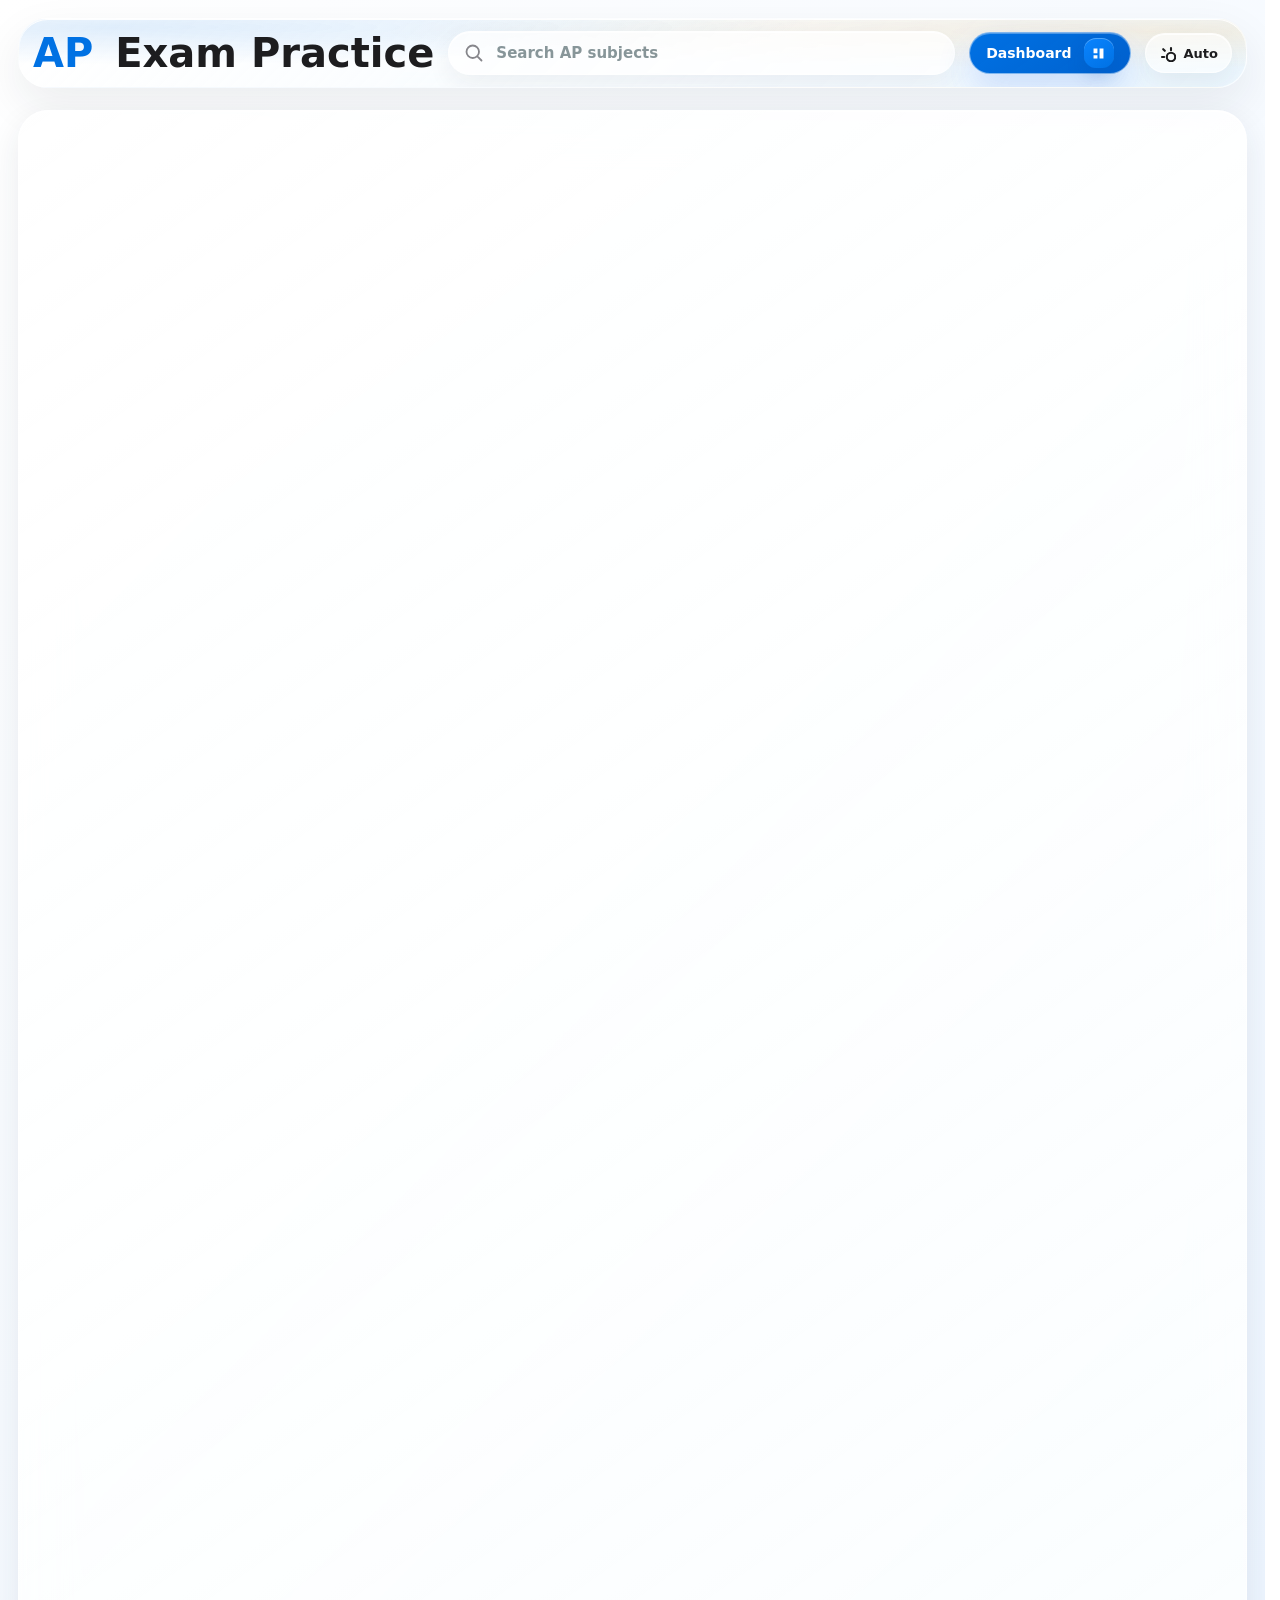
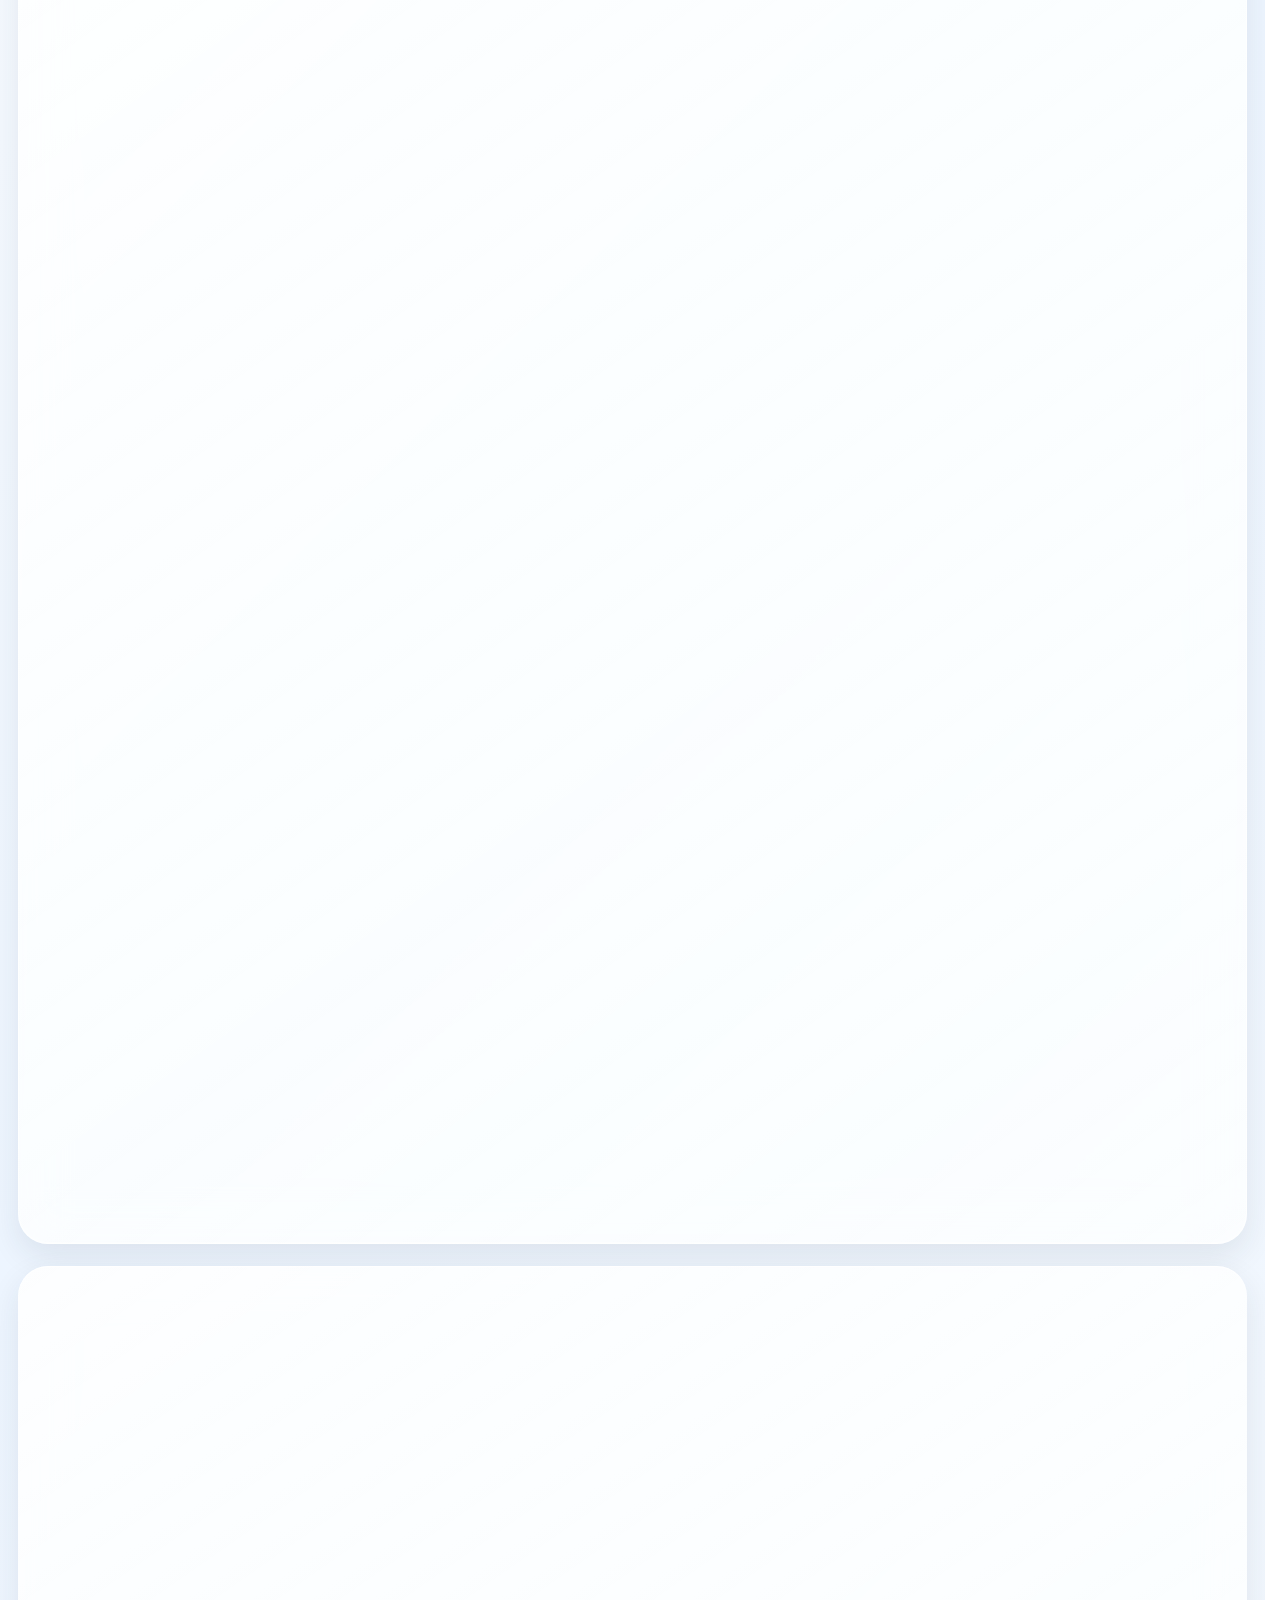
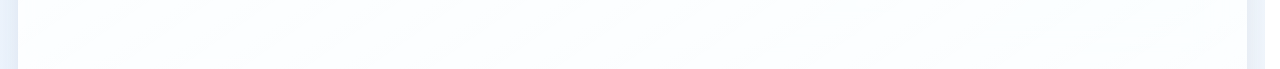
<file: index.html>
<!doctype html>
<html lang="en">
  <head>
    <meta charset="utf-8">
    <meta name="viewport" content="width=device-width, initial-scale=1">
    <title>AP Exam Practice</title>
    <meta name="description" content="Browser-based AP practice exam hub with subject-specific MCQ and FRQ practice, official structure timing, saved progress, and estimated grading.">
    <meta property="og:title" content="AP Exam Practice">
    <meta property="og:description" content="Browser-based AP practice exam hub with subject-specific MCQ and FRQ practice, official structure timing, saved progress, and estimated grading.">
    <meta property="og:type" content="website">
    <meta property="og:url" content="https://alanlu439.github.io/ap/">
    <meta property="og:image" content="https://alanlu439.github.io/ap/assets/social-preview.png">
    <meta name="twitter:card" content="summary_large_image">
    <meta name="twitter:image" content="https://alanlu439.github.io/ap/assets/social-preview.png">
    <link rel="icon" type="image/svg+xml" href="assets/ap-icon.svg">
    <script>try{const m=localStorage.getItem("ap-practice-theme-mode-v1");const s=window.matchMedia&&window.matchMedia("(prefers-color-scheme: dark)").matches?"dark":"light";document.documentElement.dataset.theme=m==="dark"||m==="light"?m:s;document.documentElement.dataset.themeMode=m==="dark"||m==="light"?m:"auto"}catch{document.documentElement.dataset.theme="light";document.documentElement.dataset.themeMode="auto"}</script>
    <link rel="stylesheet" href="styles.css?v=focus-20260517b">
  </head>
  <body>
    <section class="start-screen home-page" id="startScreen">
      <div class="start-shell">
        <nav class="start-nav" aria-label="Home navigation">
          <a class="brand-block brand-link home-wordmark" href="index.html" aria-label="AP Exam Practice home">
            <div>
              <h1><span>AP</span> Exam Practice</h1>
            </div>
          </a>
          <div class="subject-search" role="search"><svg viewBox="0 0 24 24" aria-hidden="true"><path d="m21 21-4.35-4.35M10.5 18a7.5 7.5 0 1 1 0-15 7.5 7.5 0 0 1 0 15Z"/></svg><input id="subjectSearch" type="search" autocomplete="off" placeholder="Search AP subjects" aria-label="Search AP subjects"></div>
          <a class="nav-cta text-button primary dashboard-nav-link" href="dashboard.html"><span>Dashboard</span><span class="dashboard-nav-icon" aria-hidden="true"><svg viewBox="0 0 24 24"><path d="M5 14.5h5.5V19H5zM13.5 5H19v14h-5.5zM5 5h5.5v6.5H5z"/></svg></span></a>
        </nav>

        <section class="subject-panel" aria-labelledby="subjectTitle">
          <div class="subject-heading">
            <div>
              <h2 id="subjectTitle">Select Your AP Test</h2>
            </div>
            <label class="subject-sort" for="subjectSort">
              <span>Sort</span>
              <select id="subjectSort" aria-label="Sort AP tests">
                <option value="az">A-Z</option>
                <option value="za">Z-A</option>
                <option value="group">Category</option>
                <option value="duration-asc">Shortest</option>
                <option value="duration-desc">Longest</option>
              </select>
            </label>
          </div>
          <div class="subject-grid" id="subjectGrid" aria-label="AP subject options"></div>
        </section>

        <section class="home-info-panel" aria-labelledby="homeInfoTitle">
          <h2 id="homeInfoTitle" class="sr-only">Official AP test day links</h2>
          <div class="home-info-grid">
            <a class="home-info-card" href="https://apstudents.collegeboard.org/exam-dates" target="_blank" rel="noreferrer">
              <span>Schedule</span>
              <strong>Check Exam Dates</strong>
              <em id="scheduleTimeCopy">2026 AP Exams run May 4-15. Regular exam times use your testing location's local time.</em>
            </a>
            <a class="home-info-card" href="https://apstudents.collegeboard.org/help-center/when-where-do-i-take-ap-exam" target="_blank" rel="noreferrer">
              <span>Location</span>
              <strong>Confirm Where To Report</strong>
              <em>Your AP teacher or AP coordinator gives the exact room, arrival time, and school-specific instructions.</em>
            </a>
            <a class="home-info-card" href="https://apstudents.collegeboard.org/register-for-ap-exams" target="_blank" rel="noreferrer">
              <span>My AP</span>
              <strong>Verify Registration</strong>
              <em>Sign in to My AP and make sure your class section and exam registration are correct.</em>
            </a>
          </div>
        </section>

        <section class="exam-timeline-panel" aria-labelledby="examTimelineTitle">
          <div class="timeline-head">
            <div>
              <span>2026</span>
              <h2 id="examTimelineTitle">AP Test Timeline</h2>
            </div>
            <div class="timeline-actions">
              <div class="timezone-picker" id="timelineTimezonePicker">
                <span id="timelineTimezone">Timezone</span>
                <select id="timelineTimezoneSelect" aria-label="Timeline timezone" hidden>
                  <option value="auto">Auto</option>
                  <option value="America/New_York">Eastern</option>
                  <option value="America/Chicago">Central</option>
                  <option value="America/Denver">Mountain</option>
                  <option value="America/Los_Angeles">Pacific</option>
                  <option value="America/Anchorage">Alaska</option>
                  <option value="Pacific/Honolulu">Hawaii</option>
                  <option value="Asia/Bangkok">Bangkok</option>
                  <option value="Europe/London">London</option>
                  <option value="UTC">UTC</option>
                </select>
              </div>
              <a href="https://apstudents.collegeboard.org/exam-dates" target="_blank" rel="noreferrer">Official Schedule</a>
            </div>
          </div>
          <div class="timeline-live-card" aria-live="polite">
            <span id="timelineLiveLabel">Live schedule</span>
            <strong id="timelineNextTitle">Finding the next AP exam...</strong>
            <em id="timelineCountdown">Using your device time.</em>
            <div class="timeline-progress" aria-hidden="true"><span id="timelineProgressFill"></span></div>
          </div>
          <div class="official-status-card" id="officialScheduleStatus" aria-live="polite">
            <div class="official-status-copy">
              <span id="officialStatusLabel">College Board status</span>
              <strong id="officialStatusTitle">Checking official AP dates...</strong>
              <em id="officialStatusMeta">The site checks the College Board schedule and falls back to a verified snapshot when browser fetching is blocked.</em>
            </div>
            <dl class="official-status-grid">
              <div>
                <dt>Next date</dt>
                <dd id="officialStatusNext">Checking...</dd>
              </div>
              <div>
                <dt>Window</dt>
                <dd id="officialStatusWindow">2026 AP dates</dd>
              </div>
              <div>
                <dt>Source</dt>
                <dd id="officialStatusSource">Connecting...</dd>
              </div>
            </dl>
            <nav class="official-status-links" aria-label="Official College Board schedule links">
              <a href="https://apcentral.collegeboard.org/exam-administration-ordering-scores/exam-dates" target="_blank" rel="noreferrer">Regular dates</a>
              <a href="https://apcentral.collegeboard.org/exam-administration-ordering-scores/exam-dates/late-testing-dates" target="_blank" rel="noreferrer">Late testing</a>
            </nav>
          </div>
          <div class="deadline-row" aria-label="AP Digital Portfolio deadlines">
            <div class="deadline-card">
              <span data-deadline-utc="2026-05-01T03:59:00Z" data-deadline-et="Apr 30 · 11:59 PM ET">Apr 30 · 11:59 PM ET</span>
              <strong>CSP, Seminar, Research</strong>
              <em>Digital Portfolio tasks due</em>
            </div>
            <div class="deadline-card">
              <span data-deadline-utc="2026-05-09T00:00:00Z" data-deadline-et="May 8 · 8 PM ET">May 8 · 8 PM ET</span>
              <strong>Art and Design</strong>
              <em>Portfolio components due</em>
            </div>
          </div>
          <div class="timeline-track" aria-label="2026 AP regular exam schedule">
            <article class="timeline-day" data-date="2026-05-04"><span class="timeline-date">Mon · May 4</span><button class="timeline-session" type="button" data-start-hour="8"><span data-time-local="8 AM">8 AM local</span><strong>Biology · Latin</strong><em>Scheduled</em></button><button class="timeline-session afternoon" type="button" data-start-hour="12"><span data-time-local="12 PM">12 PM local</span><strong>European History · Microeconomics</strong><em>Scheduled</em></button></article>
            <article class="timeline-day" data-date="2026-05-05"><span class="timeline-date">Tue · May 5</span><button class="timeline-session" type="button" data-start-hour="8"><span data-time-local="8 AM">8 AM local</span><strong>Chemistry · Human Geography</strong><em>Scheduled</em></button><button class="timeline-session afternoon" type="button" data-start-hour="12"><span data-time-local="12 PM">12 PM local</span><strong>U.S. Government and Politics</strong><em>Scheduled</em></button></article>
            <article class="timeline-day" data-date="2026-05-06"><span class="timeline-date">Wed · May 6</span><button class="timeline-session" type="button" data-start-hour="8"><span data-time-local="8 AM">8 AM local</span><strong>English Literature</strong><em>Scheduled</em></button><button class="timeline-session afternoon" type="button" data-start-hour="12"><span data-time-local="12 PM">12 PM local</span><strong>Comparative Government · Physics 1</strong><em>Scheduled</em></button></article>
            <article class="timeline-day" data-date="2026-05-07"><span class="timeline-date">Thu · May 7</span><button class="timeline-session" type="button" data-start-hour="8"><span data-time-local="8 AM">8 AM local</span><strong>Physics 2 · World History</strong><em>Scheduled</em></button><button class="timeline-session afternoon" type="button" data-start-hour="12"><span data-time-local="12 PM">12 PM local</span><strong>African American Studies · Statistics</strong><em>Scheduled</em></button></article>
            <article class="timeline-day" data-date="2026-05-08"><span class="timeline-date">Fri · May 8</span><button class="timeline-session" type="button" data-start-hour="8"><span data-time-local="8 AM">8 AM local</span><strong>Italian Language · U.S. History</strong><em>Scheduled</em></button><button class="timeline-session afternoon" type="button" data-start-hour="12"><span data-time-local="12 PM">12 PM local</span><strong>Chinese Language · Macroeconomics</strong><em>Scheduled</em></button></article>
            <article class="timeline-day" data-date="2026-05-11"><span class="timeline-date">Mon · May 11</span><button class="timeline-session" type="button" data-start-hour="8"><span data-time-local="8 AM">8 AM local</span><strong>Calculus AB · Calculus BC</strong><em>Scheduled</em></button><button class="timeline-session afternoon" type="button" data-start-hour="12"><span data-time-local="12 PM">12 PM local</span><strong>Music Theory · Seminar</strong><em>Scheduled</em></button></article>
            <article class="timeline-day" data-date="2026-05-12"><span class="timeline-date">Tue · May 12</span><button class="timeline-session" type="button" data-start-hour="8"><span data-time-local="8 AM">8 AM local</span><strong>French Language · Precalculus</strong><em>Scheduled</em></button><button class="timeline-session afternoon" type="button" data-start-hour="12"><span data-time-local="12 PM">12 PM local</span><strong>Japanese Language · Psychology</strong><em>Scheduled</em></button></article>
            <article class="timeline-day" data-date="2026-05-13"><span class="timeline-date">Wed · May 13</span><button class="timeline-session" type="button" data-start-hour="8"><span data-time-local="8 AM">8 AM local</span><strong>English Language · German Language</strong><em>Scheduled</em></button><button class="timeline-session afternoon" type="button" data-start-hour="12"><span data-time-local="12 PM">12 PM local</span><strong>Physics C: Mechanics · Spanish Literature</strong><em>Scheduled</em></button></article>
            <article class="timeline-day" data-date="2026-05-14"><span class="timeline-date">Thu · May 14</span><button class="timeline-session" type="button" data-start-hour="8"><span data-time-local="8 AM">8 AM local</span><strong>Art History · Spanish Language</strong><em>Scheduled</em></button><button class="timeline-session afternoon" type="button" data-start-hour="12"><span data-time-local="12 PM">12 PM local</span><strong>CSP · Physics C: E&amp;M</strong><em>Scheduled</em></button></article>
            <article class="timeline-day" data-date="2026-05-15"><span class="timeline-date">Fri · May 15</span><button class="timeline-session" type="button" data-start-hour="8"><span data-time-local="8 AM">8 AM local</span><strong>Environmental Science</strong><em>Scheduled</em></button><button class="timeline-session afternoon" type="button" data-start-hour="12"><span data-time-local="12 PM">12 PM local</span><strong>Computer Science A</strong><em>Scheduled</em></button></article>
          </div>
          <p class="timeline-empty" id="timelineEmpty" hidden>No sessions match this view.</p>
        </section>

        <div class="mode-popout" id="modePopout" role="dialog" aria-modal="true" aria-labelledby="modePopoutTitle" hidden>
          <button class="mode-popout-backdrop" type="button" data-mode-close aria-label="Close exam choices"></button>
          <section class="mode-popout-card" role="document">
            <div class="mode-popout-head">
              <div>
                <span id="modePopoutSubject">Select a subject</span>
                <h2 id="modePopoutTitle">Choose Exam Structure</h2>
              </div>
              <button class="mode-close" type="button" data-mode-close aria-label="Close exam choices">
                <svg viewBox="0 0 24 24" aria-hidden="true"><path d="M6 6l12 12M18 6 6 18"/></svg>
              </button>
            </div>
            <p id="modePopoutStatus">Choose one option to begin.</p>
            <label class="unit-picker" for="unitFocusSelect">
              <span>Practice focus</span>
              <select id="unitFocusSelect" aria-label="Choose unit focus">
                <option value="">All units</option>
              </select>
            </label>
            <div class="mode-grid" id="modeGrid" aria-label="Practice modes">
              <a class="mode-card is-selected" href="full.html" data-mode="full" data-ready="full">
                <span class="mode-title">Full Exam</span>
                <strong>180 min</strong>
                <span>MCQ + FRQ</span>
              </a>
              <a class="mode-card" href="mcq.html" data-mode="mcq" data-ready="mcq">
                <span class="mode-title">Section I</span>
                <strong>40 MCQ</strong>
                <span>90 minutes</span>
              </a>
              <a class="mode-card" href="frq.html" data-mode="frq" data-ready="frq">
                <span class="mode-title">Section II</span>
                <strong>6 FRQ</strong>
                <span>90 minutes</span>
              </a>
            </div>
            <div class="official-subject-links" id="officialSubjectLinks" aria-label="Official subject resources">
              <a id="officialStudentsLink" href="https://apstudents.collegeboard.org/courses" target="_blank" rel="noreferrer">AP Students</a>
              <a id="officialCentralLink" href="https://apcentral.collegeboard.org/courses" target="_blank" rel="noreferrer">AP Central</a>
            </div>
          </section>
        </div>

        <footer class="site-footer">
        <div class="site-footer-main">
          <div class="footer-brand-row">
            <div>
              <strong>AP Exam Practice</strong>
              <span>Practice made by Alan · independent study tool</span>
            </div>
          </div>
          <nav class="footer-links" aria-label="Official AP links">
            <a href="https://apstudents.collegeboard.org/exam-dates" target="_blank" rel="noreferrer">AP Schedule</a>
            <a href="https://apstudents.collegeboard.org/courses" target="_blank" rel="noreferrer">AP Courses</a>
            <a href="https://www.collegeboard.org/" target="_blank" rel="noreferrer">College Board</a>
            <a href="https://github.com/alanlu439/ap/issues/new?title=Contact%20creator&body=Hi%20Alan%2C%0A%0AI%20want%20to%20ask%20about%3A%0A%0A" target="_blank" rel="noreferrer">Contact Creator</a>
            <a href="legal.html">Disclaimer</a>
          </nav>
        </div>
        <p>AP® and Advanced Placement® are trademarks registered by the College Board. This independent site is not affiliated with, reviewed by, or endorsed by College Board.</p>
      </footer>
      </div>
    </section>

    <div class="ready-modal" id="readyDialog" role="dialog" aria-modal="true" aria-labelledby="readyTitle" hidden>
      <div class="test-picker-backdrop" data-ready-close></div>
      <div class="ready-dialog" role="document">
        <div class="ready-dialog-body">
          <span class="home-greeting">Before you begin</span>
          <h2 id="readyTitle">Ready?</h2>
          <p id="readyDetail">Progress saves as you work.</p>
          <div class="ready-actions">
            <button class="text-button secondary" value="cancel" type="button" id="readyCancelBtn" data-ready-close>Not yet</button>
            <button class="text-button primary" value="confirm" type="button" id="readyConfirmBtn">I'm ready</button>
          </div>
        </div>
      </div>
    </div>

    <script src="practice-data.js?v=focus-20260517b"></script>
    <script src="start.js?v=focus-20260517b"></script>
    <script src="chrome.js?v=focus-20260517b"></script>
  </body>
</html>
</file>
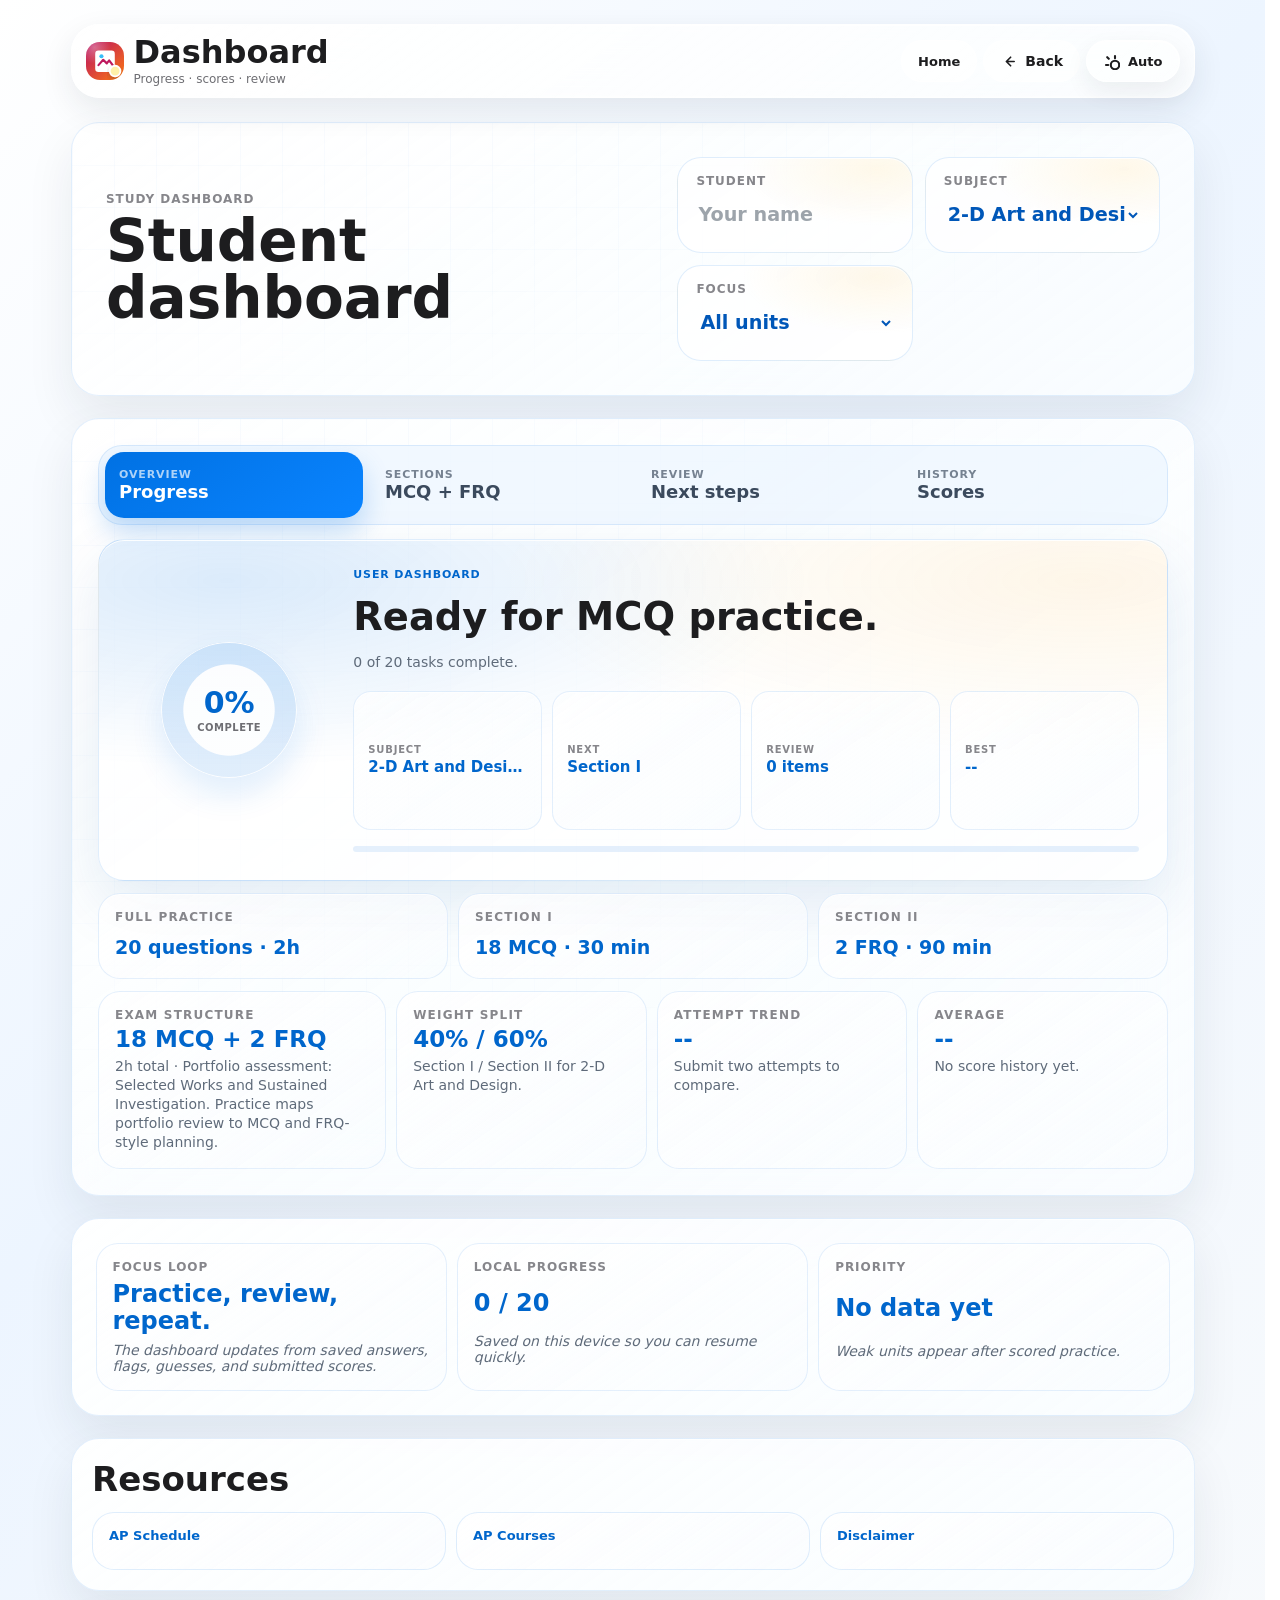
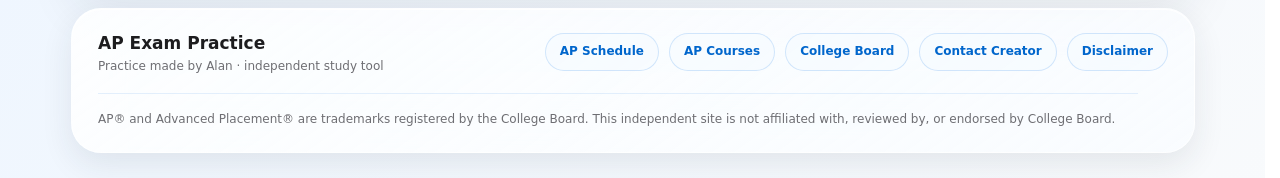
<file: dashboard.html>
<!doctype html>
<html lang="en">
  <head>
    <meta charset="utf-8">
    <meta name="viewport" content="width=device-width, initial-scale=1">
    <title>AP Exam Practice | Dashboard</title>
    <meta name="description" content="AP Exam Practice study dashboard with local progress, score history, review priorities, and section shortcuts.">
    <meta property="og:title" content="AP Exam Practice | Dashboard">
    <meta property="og:description" content="Track local AP practice progress, score history, review priorities, and section shortcuts.">
    <meta property="og:type" content="website">
    <meta property="og:url" content="https://alanlu439.github.io/ap/dashboard.html">
    <meta property="og:image" content="https://alanlu439.github.io/ap/assets/social-preview.png">
    <meta name="twitter:card" content="summary_large_image">
    <meta name="twitter:image" content="https://alanlu439.github.io/ap/assets/social-preview.png">
    <link rel="icon" type="image/svg+xml" href="assets/ap-icon.svg">
    <script>try{const m=localStorage.getItem("ap-practice-theme-mode-v1");const s=window.matchMedia&&window.matchMedia("(prefers-color-scheme: dark)").matches?"dark":"light";document.documentElement.dataset.theme=m==="dark"||m==="light"?m:s;document.documentElement.dataset.themeMode=m==="dark"||m==="light"?m:"auto"}catch{document.documentElement.dataset.theme="light";document.documentElement.dataset.themeMode="auto"}</script>
    <link rel="stylesheet" href="styles.css?v=focus-20260517b">
  </head>
  <body>
    <div class="app-shell">
      <header class="topbar">
        <a class="brand-block brand-link" href="index.html" aria-label="AP Exam Practice home">
          <div class="brand-mark" aria-hidden="true">
            <img src="assets/ap-icon.svg" alt="">
          </div>
          <div>
            <h1>Dashboard</h1>
            <p>Progress · scores · review</p>
          </div>
        </a>
        <nav class="page-nav" aria-label="Dashboard navigation">
          <a href="index.html">Home</a>
          <button class="text-button secondary compact back-button" type="button" data-back-button><svg viewBox="0 0 24 24" aria-hidden="true"><path d="M15 6l-6 6 6 6M10 12h10"/></svg><span>Back</span></button>
        </nav>
      </header>

      <main class="dashboard-page">
        <section class="dashboard-command-header" aria-labelledby="studyDashboardTitle">
          <div>
            <span>Study Dashboard</span>
            <h2 id="studyDashboardTitle">Student dashboard</h2>
          </div>
          <div class="dashboard-control-bar" aria-label="Dashboard controls">
            <label for="dashboardStudentName">
              <span>Student</span>
              <input id="dashboardStudentName" type="text" inputmode="text" autocomplete="name" maxlength="32" placeholder="Your name" aria-label="Student name">
            </label>
            <label for="dashboardSubjectSelect">
              <span>Subject</span>
              <select id="dashboardSubjectSelect" aria-label="Select dashboard subject"></select>
            </label>
            <label for="dashboardUnitSelect">
              <span>Focus</span>
              <select id="dashboardUnitSelect" aria-label="Select dashboard unit focus"></select>
            </label>
          </div>
        </section>

        <section class="study-dashboard-panel dashboard-pro-panel" aria-label="Study dashboard">
          <div class="dashboard-view-tabs" role="tablist" aria-label="Dashboard views">
            <button class="dashboard-view-tab is-active" id="dashboardTabOverview" type="button" role="tab" aria-selected="true" aria-controls="dashboardPanelOverview" data-dashboard-tab="overview">
              <span>Overview</span>
              <strong>Progress</strong>
            </button>
            <button class="dashboard-view-tab" id="dashboardTabSections" type="button" role="tab" aria-selected="false" aria-controls="dashboardPanelSections" data-dashboard-tab="sections">
              <span>Sections</span>
              <strong>MCQ + FRQ</strong>
            </button>
            <button class="dashboard-view-tab" id="dashboardTabReview" type="button" role="tab" aria-selected="false" aria-controls="dashboardPanelReview" data-dashboard-tab="review">
              <span>Review</span>
              <strong>Next steps</strong>
            </button>
            <button class="dashboard-view-tab" id="dashboardTabHistory" type="button" role="tab" aria-selected="false" aria-controls="dashboardPanelHistory" data-dashboard-tab="history">
              <span>History</span>
              <strong>Scores</strong>
            </button>
          </div>

          <div class="dashboard-panel-stack">
            <div class="dashboard-view-panel is-active" id="dashboardPanelOverview" role="tabpanel" aria-labelledby="dashboardTabOverview" data-dashboard-panel="overview">
              <div class="dashboard-hero-card dashboard-hero-card-pro">
                <div class="dashboard-ring" id="dashboardRing" aria-label="Overall practice completion">
                  <strong id="dashboardRingValue">0%</strong>
                  <span>complete</span>
                </div>
                <div class="dashboard-hero-copy">
                  <span id="dashboardSubjectBadge">User Dashboard</span>
                  <strong id="dashboardNextStep">Pick a subject to begin.</strong>
                  <em id="dashboardNextMeta">Your work saves in this browser.</em>
                  <div class="dashboard-hero-stats" aria-label="Dashboard overview">
                    <div>
                      <span>Subject</span>
                      <strong id="dashboardHeroSubject">--</strong>
                    </div>
                    <div>
                      <span>Next</span>
                      <strong id="dashboardHeroNext">MCQ</strong>
                    </div>
                    <div>
                      <span>Review</span>
                      <strong id="dashboardHeroReview">0 items</strong>
                    </div>
                    <div>
                      <span>Best</span>
                      <strong id="dashboardHeroBest">--</strong>
                    </div>
                  </div>
                  <div class="dashboard-progress-track" aria-hidden="true"><span id="dashboardOverallBar"></span></div>
                </div>
              </div>

              <div class="dashboard-action-strip" aria-label="Practice shortcuts">
                <a class="dashboard-action-card" href="full.html" data-ready="full">
                  <span>Full Practice</span>
                  <strong id="dashboardActionFullStatus">MCQ + FRQ</strong>
                </a>
                <a class="dashboard-action-card" href="mcq.html" data-ready="mcq">
                  <span>Section I</span>
                  <strong id="dashboardActionMcqStatus">Open MCQ</strong>
                </a>
                <a class="dashboard-action-card" href="frq.html" data-ready="frq">
                  <span>Section II</span>
                  <strong id="dashboardActionFrqStatus">Open FRQ</strong>
                </a>
              </div>

              <div class="dashboard-intel-grid" aria-label="Exam and performance intelligence">
                <article class="dashboard-intel-card dashboard-intel-card-wide">
                  <span>Exam Structure</span>
                  <strong id="dashboardStructureTitle">Pick a subject</strong>
                  <em id="dashboardStructureMeta">Timing, weights, and question counts update here.</em>
                </article>
                <article class="dashboard-intel-card">
                  <span>Weight Split</span>
                  <strong id="dashboardWeightSplit">--</strong>
                  <em id="dashboardWeightMeta">MCQ and FRQ contribution.</em>
                </article>
                <article class="dashboard-intel-card">
                  <span>Attempt Trend</span>
                  <strong id="dashboardTrend">--</strong>
                  <em id="dashboardTrendMeta">Submit two attempts to compare.</em>
                </article>
                <article class="dashboard-intel-card">
                  <span>Average</span>
                  <strong id="dashboardAverageScore">--</strong>
                  <em id="dashboardAverageMeta">No score history yet.</em>
                </article>
              </div>
            </div>

            <div class="dashboard-view-panel" id="dashboardPanelSections" role="tabpanel" aria-labelledby="dashboardTabSections" data-dashboard-panel="sections" hidden>
              <div class="dashboard-grid dashboard-kpi-grid" aria-label="Study progress summary">
                <div class="dashboard-card dashboard-section-card">
                  <span>MCQ</span>
                  <strong id="dashboardMcqProgress">0 / 0</strong>
                  <em id="dashboardMcqHint">Section I progress</em>
                </div>
                <div class="dashboard-card dashboard-section-card">
                  <span>FRQ</span>
                  <strong id="dashboardFrqProgress">0 / 0</strong>
                  <em id="dashboardFrqHint">Section II progress</em>
                </div>
                <div class="dashboard-card">
                  <span>Last Score</span>
                  <strong id="dashboardLastScore">--</strong>
                  <em id="dashboardLastScoreMeta">Submit a section to track scores.</em>
                </div>
                <div class="dashboard-card">
                  <span>Best Score</span>
                  <strong id="dashboardBestScore">--</strong>
                  <em id="dashboardBestMeta">No submitted attempts yet.</em>
                </div>
                <div class="dashboard-card">
                  <span>Time Left</span>
                  <strong id="dashboardTimeRemaining">--</strong>
                  <em id="dashboardTimeMeta">Based on saved progress.</em>
                </div>
                <div class="dashboard-card">
                  <span>Completion</span>
                  <strong id="dashboardCompletionStatus">0 / 2</strong>
                  <em id="dashboardCompletionMeta">Sections submitted.</em>
                </div>
              </div>
            </div>

            <div class="dashboard-view-panel" id="dashboardPanelReview" role="tabpanel" aria-labelledby="dashboardTabReview" data-dashboard-panel="review" hidden>
              <div class="dashboard-pro-grid" aria-label="Dashboard insights">
                <div class="dashboard-panel-block dashboard-plan-block">
                  <div>
                    <span>Plan</span>
                    <strong>Next best steps</strong>
                  </div>
                  <ol class="dashboard-plan-list" id="dashboardPlanList"></ol>
                </div>
                <div class="dashboard-panel-block dashboard-review-block">
                  <div>
                    <span>Review Queue</span>
                    <strong id="dashboardReviewQueue">0 items</strong>
                    <em id="dashboardReviewHint">Missed, flagged, and guessed items appear here.</em>
                  </div>
                  <div>
                    <span>Needs Practice</span>
                    <strong id="dashboardWeakUnit">No data yet</strong>
                    <em id="dashboardWeakMeta">Submit MCQ or FRQ to identify priority units.</em>
                  </div>
                  <div>
                    <span>Saved Work</span>
                    <strong id="dashboardSavedWork">--</strong>
                    <em id="dashboardSavedMeta">Answers save locally in this browser.</em>
                  </div>
                </div>
              </div>
            </div>

            <div class="dashboard-view-panel" id="dashboardPanelHistory" role="tabpanel" aria-labelledby="dashboardTabHistory" data-dashboard-panel="history" hidden>
              <div class="score-history-card dashboard-history-card">
                <div>
                  <span>History</span>
                  <strong>Recent attempts</strong>
                </div>
                <ol id="scoreHistoryList" aria-label="Recent score history"></ol>
              </div>
            </div>
          </div>
        </section>

        <section class="dashboard-insight-rail" aria-label="Dashboard study summary">
          <article>
            <span>Focus Loop</span>
            <strong>Practice, review, repeat.</strong>
            <em>The dashboard updates from saved answers, flags, guesses, and submitted scores.</em>
          </article>
          <article>
            <span>Local Progress</span>
            <strong id="dashboardSavedWorkMirror">--</strong>
            <em>Saved on this device so you can resume quickly.</em>
          </article>
          <article>
            <span>Priority</span>
            <strong id="dashboardWeakUnitMirror">No data yet</strong>
            <em>Weak units appear after scored practice.</em>
          </article>
        </section>

        <section class="docs-section compact-docs dashboard-resources">
          <h2>Resources</h2>
          <div class="docs-grid">
            <a href="https://apstudents.collegeboard.org/exam-dates" target="_blank" rel="noreferrer">AP Schedule</a>
            <a href="https://apstudents.collegeboard.org/courses" target="_blank" rel="noreferrer">AP Courses</a>
            <a href="legal.html">Disclaimer</a>
          </div>
        </section>
      </main>

      <footer class="site-footer">
        <div class="site-footer-main">
          <div class="footer-brand-row">
            <div>
              <strong>AP Exam Practice</strong>
              <span>Practice made by Alan · independent study tool</span>
            </div>
          </div>
          <nav class="footer-links" aria-label="Official AP links">
            <a href="https://apstudents.collegeboard.org/exam-dates" target="_blank" rel="noreferrer">AP Schedule</a>
            <a href="https://apstudents.collegeboard.org/courses" target="_blank" rel="noreferrer">AP Courses</a>
            <a href="https://www.collegeboard.org/" target="_blank" rel="noreferrer">College Board</a>
            <a href="https://github.com/alanlu439/ap/issues/new?title=Contact%20creator&body=Hi%20Alan%2C%0A%0AI%20want%20to%20ask%20about%3A%0A%0A" target="_blank" rel="noreferrer">Contact Creator</a>
            <a href="legal.html">Disclaimer</a>
          </nav>
        </div>
        <p>AP® and Advanced Placement® are trademarks registered by the College Board. This independent site is not affiliated with, reviewed by, or endorsed by College Board.</p>
      </footer>
    </div>

    <dialog class="ready-dialog" id="readyDialog" aria-labelledby="readyTitle">
      <form method="dialog">
        <div class="ready-dialog-body">
          <span class="home-greeting">Before you begin</span>
          <h2 id="readyTitle">Ready?</h2>
          <p id="readyDetail">Progress saves as you work.</p>
          <div class="ready-actions">
            <button class="text-button secondary" value="cancel" type="button" id="readyCancelBtn">Not yet</button>
            <button class="text-button primary" value="confirm" type="button" id="readyConfirmBtn">I'm ready</button>
          </div>
        </div>
      </form>
    </dialog>

    <script src="practice-data.js?v=focus-20260517b"></script>
    <script src="start.js?v=focus-20260517b"></script>
    <script src="chrome.js?v=focus-20260517b"></script>
  </body>
</html>
</file>
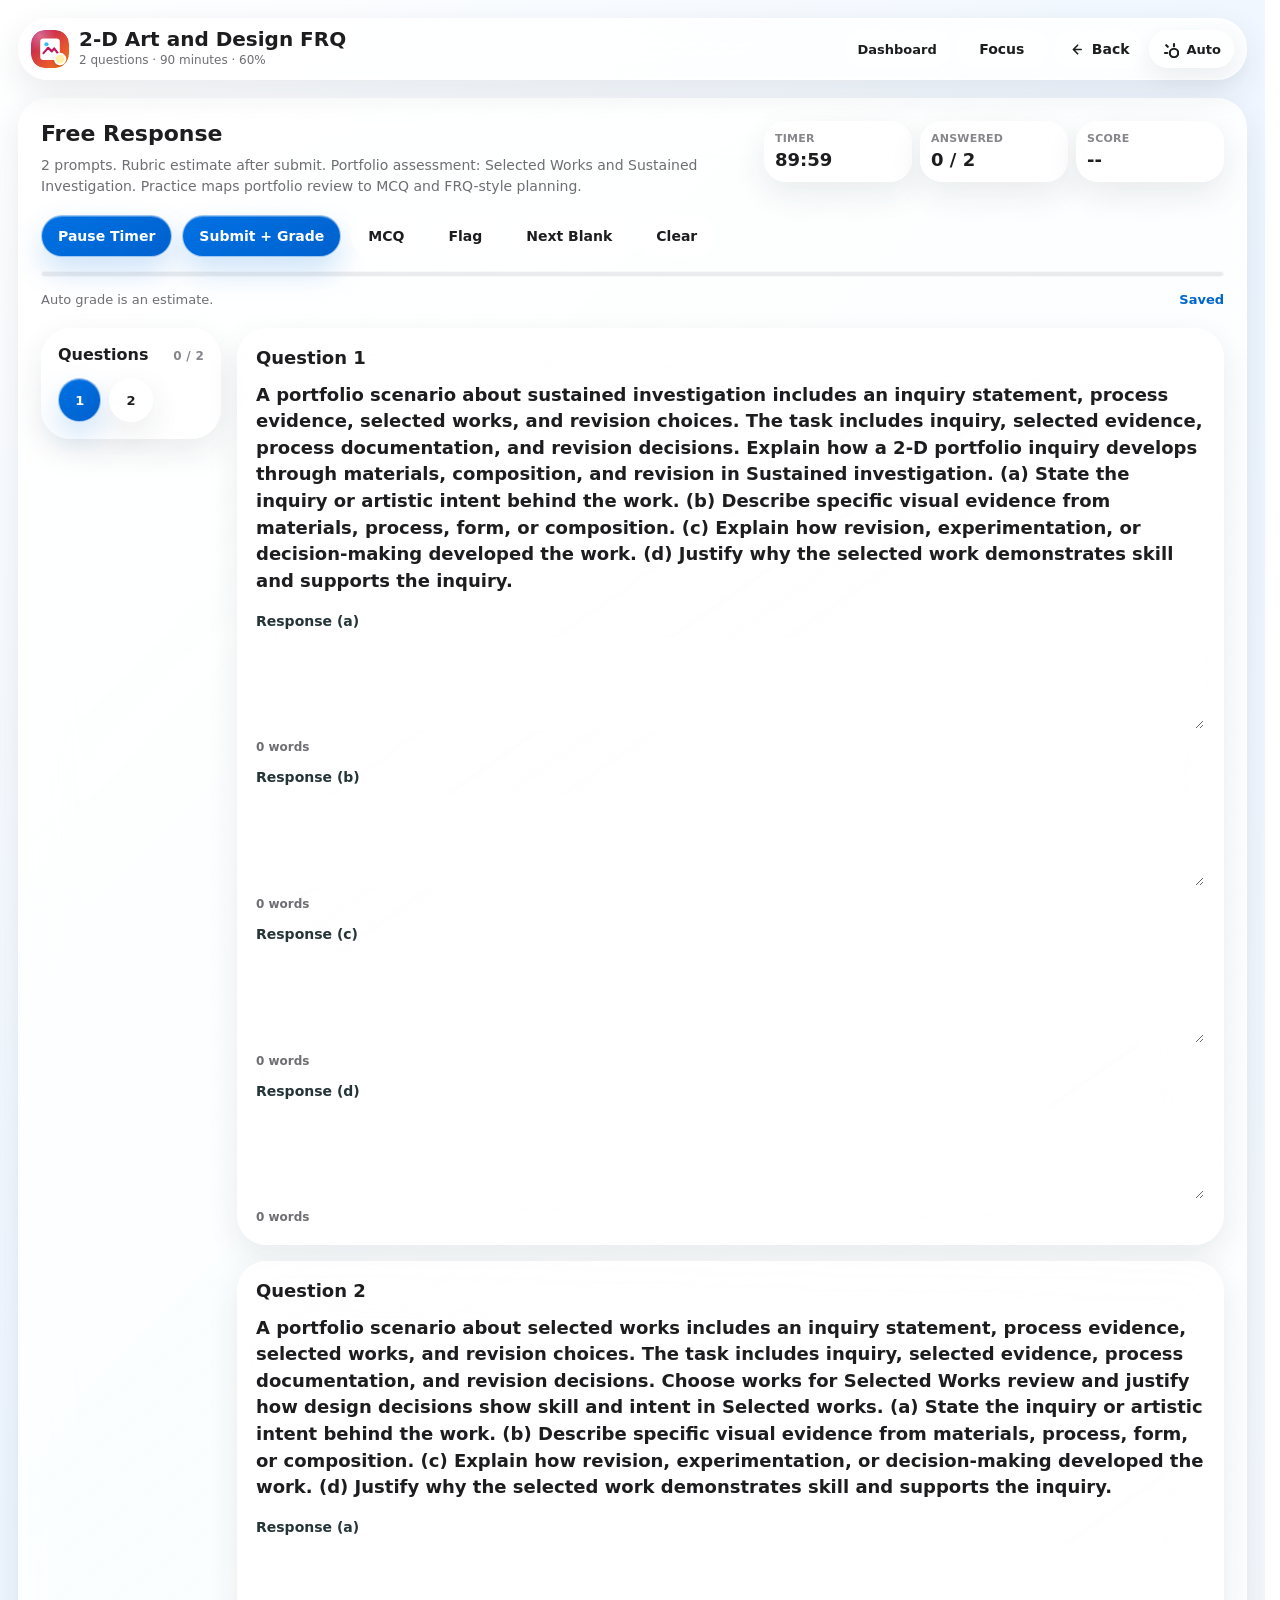
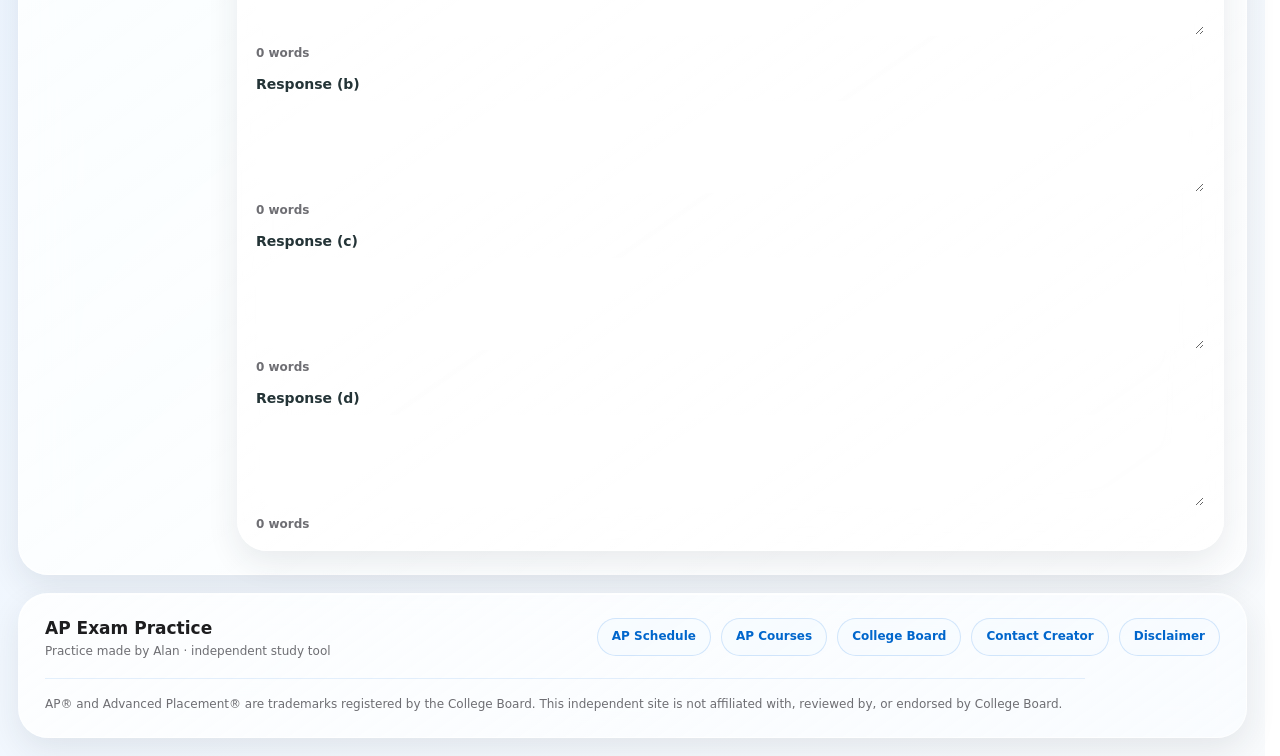
<file: frq.html>
<!doctype html>
<html lang="en">
  <head>
    <meta charset="utf-8">
    <meta name="viewport" content="width=device-width, initial-scale=1">
    <title>AP Exam Practice | FRQ</title>
    <meta name="description" content="Practice AP free-response questions with subject-specific timing, saved progress, and estimated rubric grading.">
    <meta property="og:title" content="AP Exam Practice | FRQ">
    <meta property="og:description" content="Practice AP free-response questions with subject-specific timing, saved progress, and estimated rubric grading.">
    <meta property="og:type" content="website">
    <meta property="og:url" content="https://alanlu439.github.io/ap/frq.html">
    <meta property="og:image" content="https://alanlu439.github.io/ap/assets/social-preview.png">
    <meta name="twitter:card" content="summary_large_image">
    <meta name="twitter:image" content="https://alanlu439.github.io/ap/assets/social-preview.png">
    <link rel="icon" type="image/svg+xml" href="assets/ap-icon.svg">
    <script>try{const m=localStorage.getItem("ap-practice-theme-mode-v1");const s=window.matchMedia&&window.matchMedia("(prefers-color-scheme: dark)").matches?"dark":"light";document.documentElement.dataset.theme=m==="dark"||m==="light"?m:s;document.documentElement.dataset.themeMode=m==="dark"||m==="light"?m:"auto"}catch{document.documentElement.dataset.theme="light";document.documentElement.dataset.themeMode="auto"}</script>
    <link rel="stylesheet" href="styles.css?v=focus-20260517b">
  </head>
  <body>
    <div class="app-shell">
      <header class="topbar">
        <a class="brand-block brand-link" href="index.html" aria-label="AP Exam Practice home">
            <div class="brand-mark" aria-hidden="true">
              <img src="assets/ap-icon.svg" alt="">
            </div>
            <div>
            <h1>FRQ</h1>
            <p>6 questions · 90 minutes · 50%</p>
          </div>
          </a>
        <nav class="page-nav" aria-label="Practice pages">
          <a href="dashboard.html">Dashboard</a>
          <button class="text-button secondary compact focus-toggle" type="button" data-focus-toggle aria-pressed="false">Focus</button>
          <button class="text-button secondary compact back-button" type="button" data-back-button><svg viewBox="0 0 24 24" aria-hidden="true"><path d="M15 6l-6 6 6 6M10 12h10"/></svg><span>Back</span></button>
        </nav>
      </header>

      <section class="frq-section standalone" id="frqSection">
        <div class="frq-header">
          <div>
            <h2>Free Response</h2>
            <p>6 prompts. Rubric estimate after submit.</p>
          </div>
          <div class="frq-status" aria-label="Free-response status">
            <div>
              <span>Timer</span>
              <strong id="frqTimer">90:00</strong>
            </div>
            <div>
              <span>Answered</span>
              <strong id="frqAnswered">0 / 6</strong>
            </div>
            <div>
              <span>Score</span>
              <strong id="frqScore">--</strong>
            </div>
          </div>
        </div>

        <div class="frq-toolbar">
          <button class="text-button primary" id="frqStartBtn" type="button">Start Timer</button>
          <button class="text-button submit" id="frqSubmitBtn" type="button">Submit + Grade</button>
          <a class="text-button secondary nav-link" href="mcq.html">MCQ</a>
          <button class="text-button secondary" id="frqFlagBtn" type="button">Flag</button>
          <button class="text-button secondary" id="frqJumpBtn" type="button">Next Blank</button>
          <button class="text-button secondary" id="frqResetBtn" type="button">Clear</button>
        </div>
        <div class="section-progress" aria-hidden="true"><span id="frqProgressBar"></span></div>
        <p class="frq-caveat"><span>Auto grade is an estimate.</span><strong id="frqSaveStatus">Saved</strong></p>

        <div class="frq-workspace">
          <aside class="frq-rail" aria-label="FRQ navigator">
            <div class="panel-title">
              <h2>Questions</h2>
              <span id="frqRailText">0 / 6</span>
            </div>
            <div class="frq-nav" id="frqNav"></div>
          </aside>
          <div class="frq-grid" id="frqList"></div>
        </div>
        <div class="frq-focus-actions" aria-label="Focus mode FRQ navigation">
          <button class="icon-button secondary" id="frqPrevBtn" type="button" aria-label="Previous FRQ">
            <span aria-hidden="true">‹</span>
          </button>
          <button class="icon-button secondary" id="frqNextBtn" type="button" aria-label="Next FRQ">
            <span aria-hidden="true">›</span>
          </button>
        </div>

        <section class="frq-summary" id="frqSummary" hidden>
          <div>
            <span class="review-kicker">Rubric Review</span>
            <h3 id="frqSummaryTitle">FRQ score estimate</h3>
          </div>
          <p id="frqSummaryText"></p>
          <div class="review-tools">
            <label for="frqReviewFilter">
              <span>Review</span>
              <select id="frqReviewFilter" aria-label="Filter FRQ review">
                <option value="all">All prompts</option>
                <option value="low">Needs work</option>
                <option value="flagged">Flagged</option>
                <option value="unit">This unit</option>
              </select>
            </label>
            <button class="text-button secondary compact" id="frqPrintBtn" type="button">Print Summary</button>
          </div>
          <div class="frq-results" id="frqResults"></div>
        </section>
      </section>

      <footer class="site-footer">
        <div class="site-footer-main">
          <div class="footer-brand-row">
            <div>
              <strong>AP Exam Practice</strong>
              <span>Practice made by Alan · independent study tool</span>
            </div>
          </div>
          <nav class="footer-links" aria-label="Official AP links">
            <a href="https://apstudents.collegeboard.org/exam-dates" target="_blank" rel="noreferrer">AP Schedule</a>
            <a href="https://apstudents.collegeboard.org/courses" target="_blank" rel="noreferrer">AP Courses</a>
            <a href="https://www.collegeboard.org/" target="_blank" rel="noreferrer">College Board</a>
            <a href="https://github.com/alanlu439/ap/issues/new?title=Contact%20creator&body=Hi%20Alan%2C%0A%0AI%20want%20to%20ask%20about%3A%0A%0A" target="_blank" rel="noreferrer">Contact Creator</a>
            <a href="legal.html">Disclaimer</a>
          </nav>
        </div>
        <p>AP® and Advanced Placement® are trademarks registered by the College Board. This independent site is not affiliated with, reviewed by, or endorsed by College Board.</p>
      </footer>
    </div>

    <script src="practice-data.js?v=focus-20260517b"></script>
    <script src="frq.js?v=focus-20260517b"></script>
    <script src="chrome.js?v=focus-20260517b"></script>
  </body>
</html>
</file>
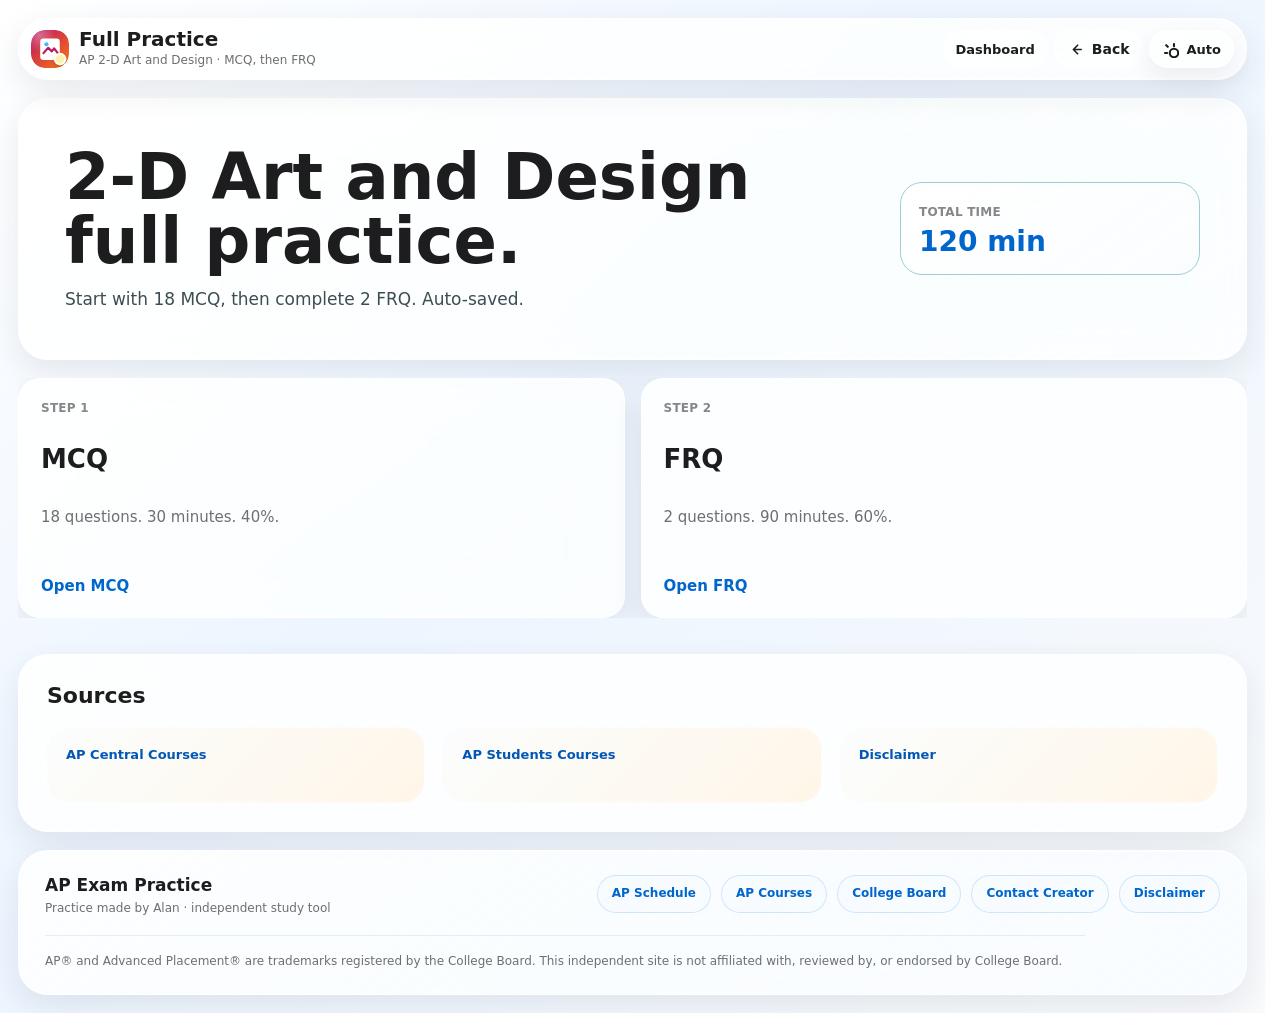
<file: full.html>
<!doctype html>
<html lang="en">
  <head>
    <meta charset="utf-8">
    <meta name="viewport" content="width=device-width, initial-scale=1">
    <title>AP Exam Practice | Full Practice</title>
    <meta name="description" content="Run a full AP practice path with MCQ and FRQ sections based on the selected subject structure.">
    <meta property="og:title" content="AP Exam Practice | Full Practice">
    <meta property="og:description" content="Run a full AP practice path with MCQ and FRQ sections based on the selected subject structure.">
    <meta property="og:type" content="website">
    <meta property="og:url" content="https://alanlu439.github.io/ap/full.html">
    <meta property="og:image" content="https://alanlu439.github.io/ap/assets/social-preview.png">
    <meta name="twitter:card" content="summary_large_image">
    <meta name="twitter:image" content="https://alanlu439.github.io/ap/assets/social-preview.png">
    <link rel="icon" type="image/svg+xml" href="assets/ap-icon.svg">
    <script>try{const m=localStorage.getItem("ap-practice-theme-mode-v1");const s=window.matchMedia&&window.matchMedia("(prefers-color-scheme: dark)").matches?"dark":"light";document.documentElement.dataset.theme=m==="dark"||m==="light"?m:s;document.documentElement.dataset.themeMode=m==="dark"||m==="light"?m:"auto"}catch{document.documentElement.dataset.theme="light";document.documentElement.dataset.themeMode="auto"}</script>
    <link rel="stylesheet" href="styles.css?v=focus-20260517b">
  </head>
  <body>
    <div class="app-shell">
      <header class="topbar">
        <a class="brand-block brand-link" href="index.html" aria-label="AP Exam Practice home">
            <div class="brand-mark" aria-hidden="true">
              <img src="assets/ap-icon.svg" alt="">
            </div>
            <div>
            <h1>Full Practice</h1>
            <p>MCQ, then FRQ</p>
          </div>
          </a>
        <nav class="page-nav" aria-label="Practice pages">
          <a href="dashboard.html">Dashboard</a>
          <button class="text-button secondary compact back-button" type="button" data-back-button><svg viewBox="0 0 24 24" aria-hidden="true"><path d="M15 6l-6 6 6 6M10 12h10"/></svg><span>Back</span></button>
        </nav>
      </header>

      <main class="path-page">
        <section class="path-hero">
          <div>
            <h2>Full practice path.</h2>
            <p>Start MCQ, then FRQ. Auto-saved.</p>
          </div>
          <div class="path-total">
            <span>Total Time</span>
            <strong>180 min</strong>
          </div>
        </section>

        <section class="path-grid" aria-label="Full practice steps">
          <a class="path-card" href="mcq.html" data-ready="mcq">
            <span>Step 1</span>
            <h3>MCQ</h3>
            <p>40 questions. 90 minutes.</p>
            <strong id="mcqPathStatus">Open MCQ</strong>
          </a>
          <a class="path-card" href="frq.html" data-ready="frq">
            <span>Step 2</span>
            <h3>FRQ</h3>
            <p>6 questions. 90 minutes.</p>
            <strong id="frqPathStatus">Open FRQ</strong>
          </a>
        </section>

        <section class="full-score-card" id="fullScoreCard" hidden>
          <span>Auto Grade</span>
          <h2 id="fullScoreTitle">Estimated exam score</h2>
          <p id="fullScoreText">Complete and submit both sections to see a combined estimate.</p>
        </section>

        <section class="docs-section compact-docs">
          <h2>Sources</h2>
          <div class="docs-grid">
            <a href="https://apcentral.collegeboard.org/courses" target="_blank" rel="noreferrer">AP Central Courses</a>
            <a href="https://apstudents.collegeboard.org/courses" target="_blank" rel="noreferrer">AP Students Courses</a>
            <a href="legal.html">Disclaimer</a>
          </div>
        </section>
      </main>

      <footer class="site-footer">
        <div class="site-footer-main">
          <div class="footer-brand-row">
            <div>
              <strong>AP Exam Practice</strong>
              <span>Practice made by Alan · independent study tool</span>
            </div>
          </div>
          <nav class="footer-links" aria-label="Official AP links">
            <a href="https://apstudents.collegeboard.org/exam-dates" target="_blank" rel="noreferrer">AP Schedule</a>
            <a href="https://apstudents.collegeboard.org/courses" target="_blank" rel="noreferrer">AP Courses</a>
            <a href="https://www.collegeboard.org/" target="_blank" rel="noreferrer">College Board</a>
            <a href="https://github.com/alanlu439/ap/issues/new?title=Contact%20creator&body=Hi%20Alan%2C%0A%0AI%20want%20to%20ask%20about%3A%0A%0A" target="_blank" rel="noreferrer">Contact Creator</a>
            <a href="legal.html">Disclaimer</a>
          </nav>
        </div>
        <p>AP® and Advanced Placement® are trademarks registered by the College Board. This independent site is not affiliated with, reviewed by, or endorsed by College Board.</p>
      </footer>
    </div>

    <dialog class="ready-dialog" id="readyDialog" aria-labelledby="readyTitle">
      <form method="dialog">
        <div class="ready-dialog-body">
          <span class="home-greeting">Before you begin</span>
          <h2 id="readyTitle">Ready?</h2>
          <p id="readyDetail">Progress saves as you work.</p>
          <div class="ready-actions">
            <button class="text-button secondary" value="cancel" type="button" id="readyCancelBtn">Not yet</button>
            <button class="text-button primary" value="confirm" type="button" id="readyConfirmBtn">I'm ready</button>
          </div>
        </div>
      </form>
    </dialog>

    <script src="practice-data.js?v=focus-20260517b"></script>
    <script src="start.js?v=focus-20260517b"></script>
    <script src="chrome.js?v=focus-20260517b"></script>
  </body>
</html>
</file>
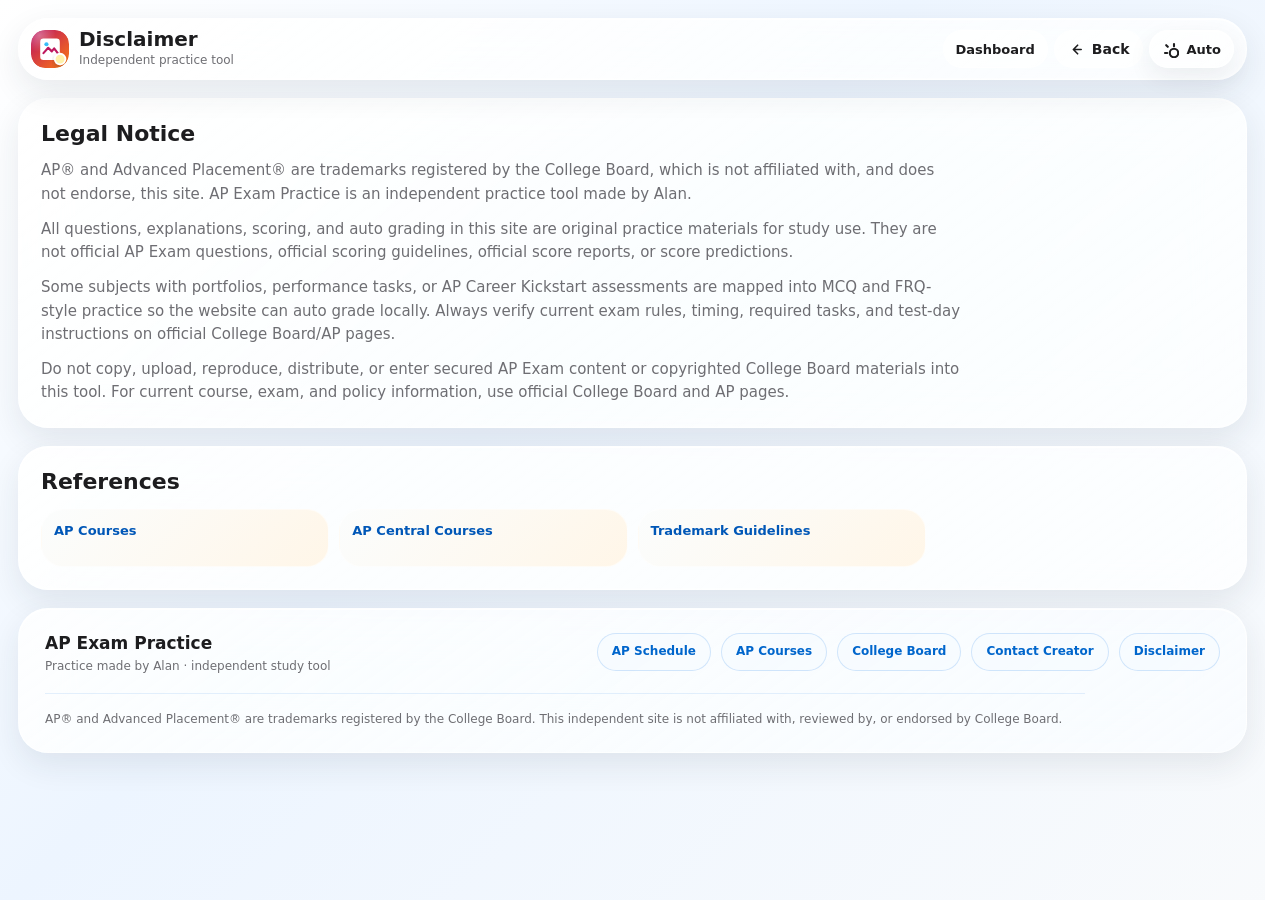
<file: legal.html>
<!doctype html>
<html lang="en">
  <head>
    <meta charset="utf-8">
    <meta name="viewport" content="width=device-width, initial-scale=1">
    <title>Disclaimer | AP Exam Practice</title>
    <meta name="description" content="Legal notice and disclaimer for the independent AP Exam Practice site made by Alan.">
    <meta property="og:title" content="Disclaimer | AP Exam Practice">
    <meta property="og:description" content="Legal notice and disclaimer for the independent AP Exam Practice site made by Alan.">
    <meta property="og:type" content="website">
    <meta property="og:url" content="https://alanlu439.github.io/ap/legal.html">
    <meta property="og:image" content="https://alanlu439.github.io/ap/assets/social-preview.png">
    <meta name="twitter:card" content="summary_large_image">
    <meta name="twitter:image" content="https://alanlu439.github.io/ap/assets/social-preview.png">
    <link rel="icon" type="image/svg+xml" href="assets/ap-icon.svg">
    <script>try{const m=localStorage.getItem("ap-practice-theme-mode-v1");const s=window.matchMedia&&window.matchMedia("(prefers-color-scheme: dark)").matches?"dark":"light";document.documentElement.dataset.theme=m==="dark"||m==="light"?m:s;document.documentElement.dataset.themeMode=m==="dark"||m==="light"?m:"auto"}catch{document.documentElement.dataset.theme="light";document.documentElement.dataset.themeMode="auto"}</script>
    <link rel="stylesheet" href="styles.css?v=focus-20260517b">
  </head>
  <body>
    <div class="app-shell">
      <header class="topbar">
        <a class="brand-block brand-link" href="index.html" aria-label="AP Exam Practice home">
          <div class="brand-mark" aria-hidden="true">
            <img src="assets/ap-icon.svg" alt="">
          </div>
          <div>
            <h1>Disclaimer</h1>
            <p>Independent practice tool</p>
          </div>
          </a>
        <nav class="page-nav" aria-label="Practice pages">
          <a href="dashboard.html">Dashboard</a>
          <button class="text-button secondary compact back-button" type="button" data-back-button><svg viewBox="0 0 24 24" aria-hidden="true"><path d="M15 6l-6 6 6 6M10 12h10"/></svg><span>Back</span></button>
        </nav>
      </header>

      <main class="legal-page">
        <section class="legal-card">
          <h2>Legal Notice</h2>
          <p>AP® and Advanced Placement® are trademarks registered by the College Board, which is not affiliated with, and does not endorse, this site. AP Exam Practice is an independent practice tool made by Alan.</p>
          <p>All questions, explanations, scoring, and auto grading in this site are original practice materials for study use. They are not official AP Exam questions, official scoring guidelines, official score reports, or score predictions.</p>
          <p>Some subjects with portfolios, performance tasks, or AP Career Kickstart assessments are mapped into MCQ and FRQ-style practice so the website can auto grade locally. Always verify current exam rules, timing, required tasks, and test-day instructions on official College Board/AP pages.</p>
          <p>Do not copy, upload, reproduce, distribute, or enter secured AP Exam content or copyrighted College Board materials into this tool. For current course, exam, and policy information, use official College Board and AP pages.</p>
        </section>

        <section class="legal-card">
          <h2>References</h2>
          <div class="docs-grid">
            <a href="https://apstudents.collegeboard.org/courses" target="_blank" rel="noreferrer">AP Courses</a>
            <a href="https://apcentral.collegeboard.org/courses" target="_blank" rel="noreferrer">AP Central Courses</a>
            <a href="https://privacy.collegeboard.org/copyright-trademark/guidelines" target="_blank" rel="noreferrer">Trademark Guidelines</a>
          </div>
        </section>
      </main>
      <footer class="site-footer">
        <div class="site-footer-main">
          <div class="footer-brand-row">
            <div>
              <strong>AP Exam Practice</strong>
              <span>Practice made by Alan · independent study tool</span>
            </div>
          </div>
          <nav class="footer-links" aria-label="Official AP links">
            <a href="https://apstudents.collegeboard.org/exam-dates" target="_blank" rel="noreferrer">AP Schedule</a>
            <a href="https://apstudents.collegeboard.org/courses" target="_blank" rel="noreferrer">AP Courses</a>
            <a href="https://www.collegeboard.org/" target="_blank" rel="noreferrer">College Board</a>
            <a href="https://github.com/alanlu439/ap/issues/new?title=Contact%20creator&body=Hi%20Alan%2C%0A%0AI%20want%20to%20ask%20about%3A%0A%0A" target="_blank" rel="noreferrer">Contact Creator</a>
            <a href="legal.html">Disclaimer</a>
          </nav>
        </div>
        <p>AP® and Advanced Placement® are trademarks registered by the College Board. This independent site is not affiliated with, reviewed by, or endorsed by College Board.</p>
      </footer>
    </div>
    <script src="practice-data.js?v=focus-20260517b"></script>
    <script src="chrome.js?v=focus-20260517b"></script>
  </body>
</html>
</file>
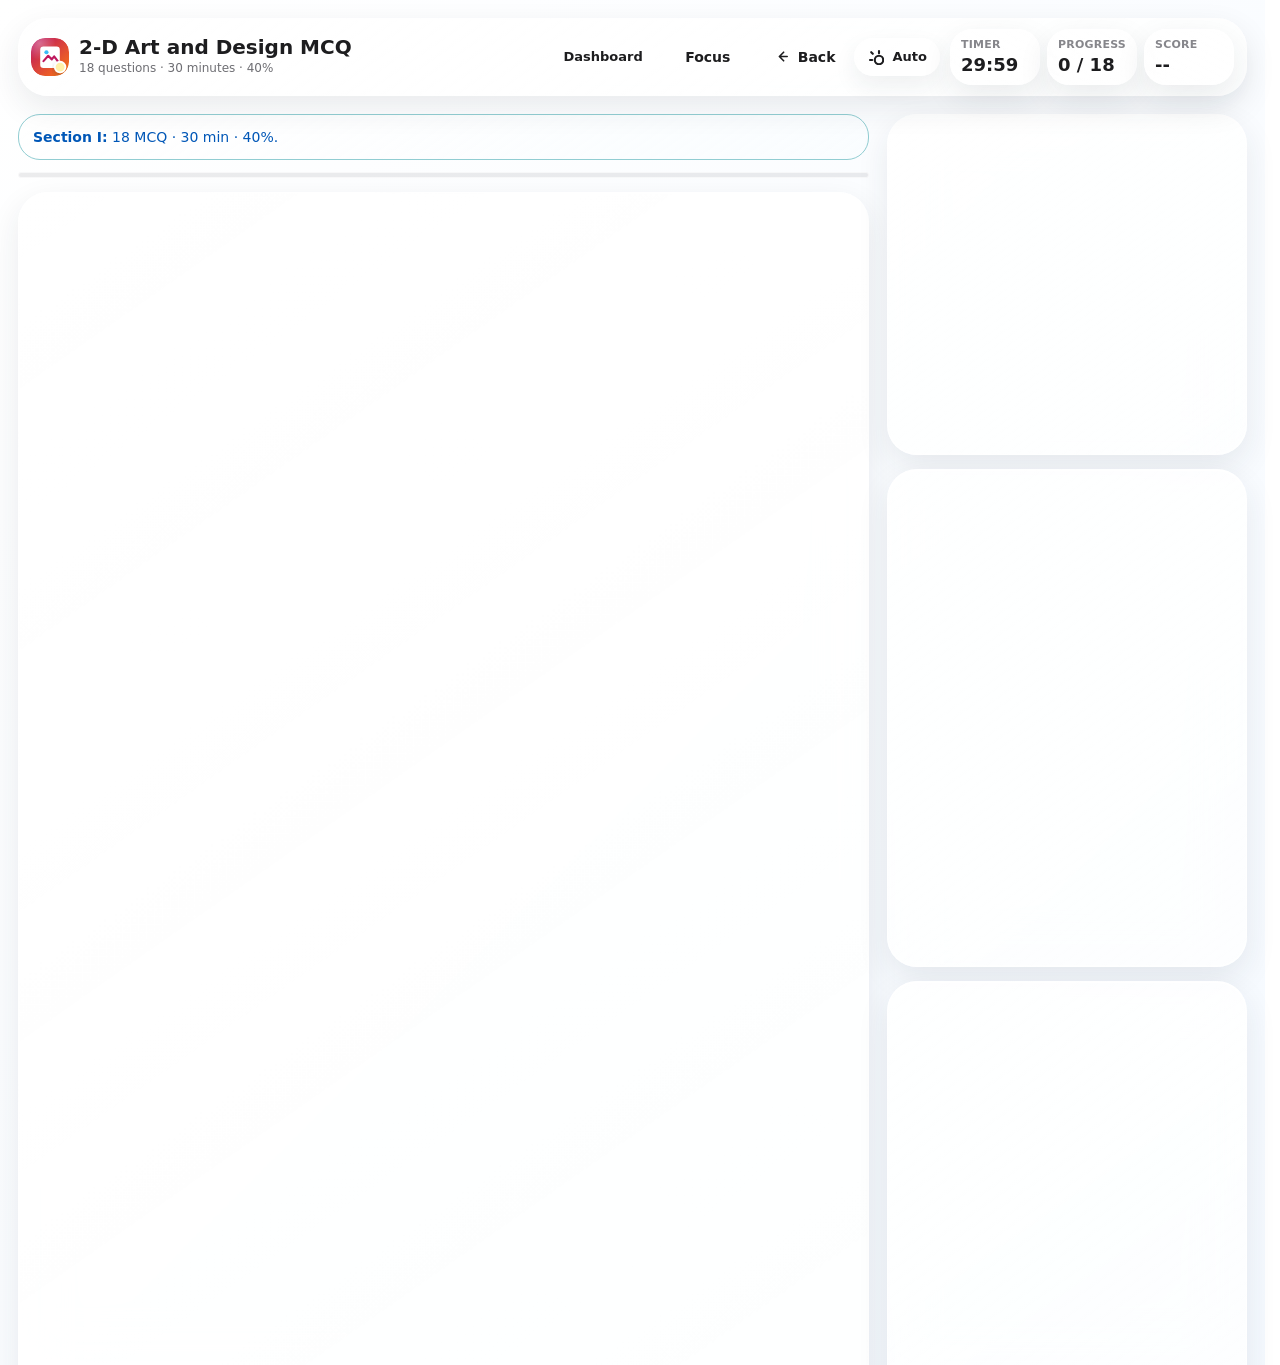
<file: mcq.html>
<!doctype html>
<html lang="en">
  <head>
    <meta charset="utf-8">
    <meta name="viewport" content="width=device-width, initial-scale=1">
    <title>AP Exam Practice | MCQ</title>
    <meta name="description" content="Practice AP multiple-choice questions with subject-specific timing, saved progress, and instant review.">
    <meta property="og:title" content="AP Exam Practice | MCQ">
    <meta property="og:description" content="Practice AP multiple-choice questions with subject-specific timing, saved progress, and instant review.">
    <meta property="og:type" content="website">
    <meta property="og:url" content="https://alanlu439.github.io/ap/mcq.html">
    <meta property="og:image" content="https://alanlu439.github.io/ap/assets/social-preview.png">
    <meta name="twitter:card" content="summary_large_image">
    <meta name="twitter:image" content="https://alanlu439.github.io/ap/assets/social-preview.png">
    <link rel="icon" type="image/svg+xml" href="assets/ap-icon.svg">
    <script>try{const m=localStorage.getItem("ap-practice-theme-mode-v1");const s=window.matchMedia&&window.matchMedia("(prefers-color-scheme: dark)").matches?"dark":"light";document.documentElement.dataset.theme=m==="dark"||m==="light"?m:s;document.documentElement.dataset.themeMode=m==="dark"||m==="light"?m:"auto"}catch{document.documentElement.dataset.theme="light";document.documentElement.dataset.themeMode="auto"}</script>
    <link rel="stylesheet" href="styles.css?v=focus-20260517b">
  </head>
  <body>
    <div class="app-shell">
      <header class="topbar">
        <a class="brand-block brand-link" href="index.html" aria-label="AP Exam Practice home">
            <div class="brand-mark" aria-hidden="true">
              <img src="assets/ap-icon.svg" alt="">
            </div>
            <div>
            <h1>MCQ</h1>
            <p>40 questions · 90 minutes · 50%</p>
          </div>
          </a>
        <nav class="page-nav" aria-label="Practice pages">
          <a href="dashboard.html">Dashboard</a>
          <button class="text-button secondary compact focus-toggle" type="button" data-focus-toggle aria-pressed="false">Focus</button>
          <button class="text-button secondary compact back-button" type="button" data-back-button><svg viewBox="0 0 24 24" aria-hidden="true"><path d="M15 6l-6 6 6 6M10 12h10"/></svg><span>Back</span></button>
        </nav>
        <div class="status-strip" aria-label="Practice status">
          <div class="status-item">
            <span>Timer</span>
            <strong id="timer">90:00</strong>
          </div>
          <div class="status-item">
            <span>Progress</span>
            <strong id="progressText">0 / 40</strong>
          </div>
          <div class="status-item">
            <span>Score</span>
            <strong id="scoreText">--</strong>
          </div>
        </div>
      </header>

      <main class="workspace">
        <section class="question-panel" aria-live="polite">
          <div class="exam-note" id="examNote">
            <strong>Section I:</strong> 40 MCQ · 90 min · 50%.
          </div>
          <div class="section-progress" aria-hidden="true"><span id="mcqProgressBar"></span></div>

          <div class="question-card">
            <div class="question-meta">
              <span id="questionNumber">Question 1 of 40</span>
              <span id="setLabel" hidden></span>
            </div>

            <div class="stimulus" id="stimulus" hidden></div>

            <h2 id="questionText"></h2>
            <div class="choices" id="choices"></div>

            <div class="actions">
              <button class="icon-button secondary" id="prevBtn" type="button" aria-label="Previous question">
                <span aria-hidden="true">‹</span>
              </button>
              <button class="text-button secondary" id="flagBtn" type="button">Flag</button>
              <button class="text-button secondary" id="guessBtn" type="button">Guess</button>
              <button class="text-button secondary" id="clearBtn" type="button">Clear</button>
              <button class="text-button primary" id="startBtn" type="button">Start Timer</button>
              <button class="icon-button secondary" id="nextBtn" type="button" aria-label="Next question">
                <span aria-hidden="true">›</span>
              </button>
            </div>
          </div>

          <section class="review-panel" id="reviewPanel" hidden>
            <div>
              <span class="review-kicker" id="reviewStatus">Review</span>
              <h3 id="reviewTitle">Answer explanation</h3>
            </div>
            <p id="reviewExplanation"></p>
            <div class="tags" id="reviewTags"></div>
            <div class="review-tools">
              <label for="reviewFilter">
                <span>Review</span>
                <select id="reviewFilter" aria-label="Filter reviewed questions">
                  <option value="all">All questions</option>
                  <option value="missed">Missed only</option>
                  <option value="flagged">Flagged</option>
                  <option value="guessed">Guessed</option>
                  <option value="unit">This unit</option>
                </select>
              </label>
              <button class="text-button secondary compact" id="printSummaryBtn" type="button">Print Summary</button>
            </div>
            <div class="review-list" id="reviewList" aria-label="Question review list"></div>
          </section>
        </section>

        <aside class="sidebar">
          <section class="control-panel">
            <div class="panel-title">
              <h2>Navigator</h2>
              <span id="answeredText">0 answered</span>
            </div>
            <div class="navigator" id="navigator" aria-label="Question navigator"></div>
            <button class="text-button submit" id="submitBtn" type="button">Submit</button>
            <a class="text-button secondary full nav-link" href="frq.html">FRQ</a>
            <button class="text-button secondary full" id="resetBtn" type="button">Restart</button>
          </section>

          <section class="structure-panel">
            <h2>Structure</h2>
            <dl>
              <div>
                <dt>Section</dt>
                <dd>Multiple Choice</dd>
              </div>
              <div>
                <dt>Questions</dt>
                <dd>40</dd>
              </div>
              <div>
                <dt>Time</dt>
                <dd>90 minutes</dd>
              </div>
              <div>
                <dt>Weight</dt>
                <dd>50%</dd>
              </div>
              <div>
                <dt>Choices</dt>
                <dd>A-E</dd>
              </div>
            </dl>
            <p class="source-note">No penalty for guessing.</p>
          </section>

          <section class="blueprint-panel">
            <h2>Blueprint</h2>
            <div id="blueprintList"></div>
          </section>
        </aside>
      </main>

      <footer class="site-footer">
        <div class="site-footer-main">
          <div class="footer-brand-row">
            <div>
              <strong>AP Exam Practice</strong>
              <span>Practice made by Alan · independent study tool</span>
            </div>
          </div>
          <nav class="footer-links" aria-label="Official AP links">
            <a href="https://apstudents.collegeboard.org/exam-dates" target="_blank" rel="noreferrer">AP Schedule</a>
            <a href="https://apstudents.collegeboard.org/courses" target="_blank" rel="noreferrer">AP Courses</a>
            <a href="https://www.collegeboard.org/" target="_blank" rel="noreferrer">College Board</a>
            <a href="https://github.com/alanlu439/ap/issues/new?title=Contact%20creator&body=Hi%20Alan%2C%0A%0AI%20want%20to%20ask%20about%3A%0A%0A" target="_blank" rel="noreferrer">Contact Creator</a>
            <a href="legal.html">Disclaimer</a>
          </nav>
        </div>
        <p>AP® and Advanced Placement® are trademarks registered by the College Board. This independent site is not affiliated with, reviewed by, or endorsed by College Board.</p>
      </footer>
    </div>

    <script src="practice-data.js?v=focus-20260517b"></script>
    <script src="app.js?v=focus-20260517b"></script>
    <script src="chrome.js?v=focus-20260517b"></script>
  </body>
</html>
</file>
<file: styles.css>
:root {
  --bg: #f0fbfb;
  --surface: #ffffff;
  --surface-soft: #e8f7f5;
  --ink: #172123;
  --muted: #5c6b70;
  --line: #cde1e4;
  --teal: #0d9298;
  --teal-dark: #075f64;
  --teal-soft: #d6f6f2;
  --amber: #ec9a26;
  --amber-soft: #fff1d8;
  --coral: #e35d4f;
  --blue: #2f6fed;
  --green: #13a66a;
  --green-soft: #e7f5ed;
  --red: #ba2f3a;
  --red-soft: #fae7e9;
  --shadow: 0 18px 48px rgba(8, 75, 84, 0.12);
  --shadow-soft: 0 10px 30px rgba(8, 75, 84, 0.09);
  --radius: 22px;
  --radius-sm: 14px;
  --radius-md: 22px;
  --radius-lg: 28px;
  --radius-xl: 30px;
  --radius-pill: 999px;
  --font: Inter, ui-sans-serif, system-ui, -apple-system, BlinkMacSystemFont, "Segoe UI", sans-serif;
}

* {
  box-sizing: border-box;
}

html {
  scroll-behavior: smooth;
  scrollbar-gutter: stable;
}

body {
  margin: 0;
  min-height: 100vh;
  background:
    radial-gradient(ellipse at 12% 4%, rgba(13, 146, 152, 0.22), rgba(13, 146, 152, 0.08) 34%, transparent 66%),
    radial-gradient(ellipse at 88% 8%, rgba(47, 111, 237, 0.17), rgba(47, 111, 237, 0.06) 35%, transparent 68%),
    radial-gradient(ellipse at 52% 96%, rgba(236, 154, 38, 0.18), rgba(236, 154, 38, 0.06) 38%, transparent 70%),
    linear-gradient(145deg, #f8fffd 0%, #eefbff 45%, #fff8ec 100%),
    linear-gradient(90deg, rgba(205, 225, 228, 0.34) 1px, transparent 1px),
    linear-gradient(180deg, rgba(205, 225, 228, 0.34) 1px, transparent 1px);
  background-size: auto, auto, auto, auto, 44px 44px, 44px 44px;
  color: var(--ink);
  font-family: var(--font);
}

button,
input,
textarea {
  font: inherit;
}

button {
  cursor: pointer;
}

a {
  color: inherit;
}

.mouse-glow {
  will-change: transform, opacity;
  position: fixed;
  top: 0;
  left: 0;
  z-index: 3;
  width: 420px;
  height: 420px;
  pointer-events: none;
  border-radius: 50%;
  opacity: 0;
  background:
    radial-gradient(circle, rgba(255, 226, 164, 0.34), rgba(13, 146, 152, 0.18) 36%, transparent 68%);
  filter: blur(20px);
  mix-blend-mode: screen;
  transform: translate3d(50vw, 50vh, 0);
  transition: opacity 180ms ease;
}

.has-mouse .mouse-glow {
  opacity: 0.78;
}

.custom-cursor-enabled,
.custom-cursor-enabled * {
  cursor: none !important;
}

.custom-cursor {
  will-change: transform, opacity, width, height;
  position: fixed;
  top: 0;
  left: 0;
  z-index: 1000;
  width: 34px;
  height: 34px;
  pointer-events: none;
  opacity: 0;
  border: 2px solid rgba(255, 226, 164, 0.95);
  border-radius: 50%;
  background:
    radial-gradient(circle at center, #ffffff 0 3px, transparent 4px),
    radial-gradient(circle, rgba(13, 146, 152, 0.22), transparent 62%);
  box-shadow:
    0 0 0 1px rgba(7, 95, 100, 0.18),
    0 0 24px rgba(236, 154, 38, 0.34);
  transform: translate3d(50vw, 50vh, 0);
  translate: -50% -50%;
  transition: width 140ms ease, height 140ms ease, border-color 140ms ease, opacity 160ms ease, background 140ms ease;
}

.has-mouse .custom-cursor {
  opacity: 1;
}

.custom-cursor.is-action {
  width: 50px;
  height: 50px;
  border-color: rgba(47, 111, 237, 0.9);
  background:
    radial-gradient(circle at center, #ffe2a4 0 4px, transparent 5px),
    radial-gradient(circle, rgba(47, 111, 237, 0.28), transparent 64%);
  box-shadow:
    0 0 0 1px rgba(47, 111, 237, 0.2),
    0 0 30px rgba(47, 111, 237, 0.28);
}

.custom-cursor.is-down {
  width: 28px;
  height: 28px;
  border-color: rgba(236, 154, 38, 0.95);
}

.start-screen,
.app-shell {
  position: relative;
  z-index: 1;
}

.nav-link {
  display: inline-flex;
  align-items: center;
  justify-content: center;
  text-decoration: none;
}

.start-screen {
  position: relative;
  min-height: 100vh;
  padding: 18px;
  overflow: hidden;
}

.start-screen::before {
  content: "";
  position: fixed;
  inset: 0;
  z-index: -1;
  pointer-events: none;
  background:
    radial-gradient(ellipse at 10% 18%, rgba(13, 146, 152, 0.1), transparent 54%),
    radial-gradient(ellipse at 88% 18%, rgba(47, 111, 237, 0.08), transparent 56%),
    radial-gradient(ellipse at 48% 88%, rgba(236, 154, 38, 0.1), transparent 58%),
    linear-gradient(90deg, rgba(205, 225, 228, 0.24) 1px, transparent 1px),
    linear-gradient(180deg, rgba(205, 225, 228, 0.24) 1px, transparent 1px);
  background-size: auto, auto, auto, 56px 56px, 56px 56px;
  animation: homeGridDrift 18s linear infinite;
}

.start-shell {
  display: grid;
  align-content: start;
  gap: 22px;
  width: min(1440px, 100%);
  min-height: calc(100vh - 36px);
  margin: 0 auto;
}

.start-nav,
.start-meta,
.subject-panel,
.mode-card {
  border: 1px solid var(--line);
  border-radius: var(--radius);
  background: rgba(255, 255, 255, 0.9);
  box-shadow: var(--shadow-soft);
}

.start-nav {
  position: relative;
  display: flex;
  flex-wrap: wrap;
  align-items: center;
  justify-content: space-between;
  gap: 18px;
  padding: 18px 22px;
  overflow: hidden;
  border-color: rgba(124, 198, 205, 0.72);
  background:
    radial-gradient(ellipse at 7% 18%, rgba(255, 226, 164, 0.42), transparent 42%),
    radial-gradient(ellipse at 88% 8%, rgba(47, 111, 237, 0.17), transparent 50%),
    linear-gradient(135deg, rgba(255, 255, 255, 0.96), rgba(214, 246, 242, 0.86) 54%, rgba(255, 248, 236, 0.82));
  box-shadow: 0 18px 46px rgba(8, 75, 84, 0.14);
  backdrop-filter: blur(18px);
  animation: homeFadeUp 460ms ease;
}

.start-nav::before {
  content: "";
  position: absolute;
  inset: 0;
  pointer-events: none;
  background: linear-gradient(115deg, transparent 38%, rgba(255, 255, 255, 0.45) 49%, transparent 61%);
  opacity: 0.74;
  transform: translateX(-55%);
  animation: headerSheen 8s ease-in-out infinite;
}

.start-nav > * {
  position: relative;
  z-index: 1;
}

.start-nav .brand-mark {
  flex-basis: 54px;
  width: 54px;
  height: 54px;
  box-shadow:
    0 16px 28px rgba(7, 95, 100, 0.2),
    0 0 0 5px rgba(255, 255, 255, 0.58);
}

.start-nav .brand-mark img {
  width: 54px;
  height: 54px;
}

.start-nav h1 {
  font-size: clamp(24px, 3vw, 32px);
  line-height: 1;
}

.start-nav .home-wordmark {
  flex: 1 1 360px;
  align-self: stretch;
  padding: 2px 0;
}

.start-nav .home-wordmark h1 {
  position: relative;
  display: inline-block;
  max-width: 100%;
  padding: 4px 0 14px;
  color: #071a1f;
  font-family: Avenir Next, Inter, ui-sans-serif, system-ui, -apple-system, BlinkMacSystemFont, Segoe UI, sans-serif;
  font-size: clamp(34px, 5.5vw, 56px);
  font-weight: 950;
  line-height: 0.98;
  letter-spacing: 0;
  text-wrap: balance;
  text-shadow: none;
}

.start-nav .home-wordmark h1 span {
  color: #075f64;
  display: inline-block;
  margin-right: 8px;
}

.start-nav .home-wordmark h1::after {
  content: "";
  position: absolute;
  left: 0;
  bottom: 0;
  width: min(220px, 72%);
  height: 5px;
  border-radius: 999px;
  background: linear-gradient(90deg, #075f64, #2f6fed 72%, #f2a93b);
  box-shadow: 0 10px 24px rgba(47, 111, 237, 0.24);
}

.start-nav .subject-search {
  flex: 1 1 320px;
  max-width: 520px;
  min-width: min(100%, 280px);
  min-height: 50px;
  margin-left: auto;
  display: flex;
  align-items: center;
  gap: 10px;
  padding: 0 15px;
  border: 1px solid rgba(7, 95, 100, 0.18);
  border-radius: var(--radius);
  background: rgba(255, 255, 255, 0.82);
  box-shadow:
    0 16px 34px rgba(47, 111, 237, 0.12),
    inset 0 1px 0 rgba(255, 255, 255, 0.72);
  transition: border-color 160ms ease, box-shadow 160ms ease, background 160ms ease;
}

.start-nav .subject-search:focus-within {
  border-color: var(--blue);
  background: rgba(255, 255, 255, 0.96);
  box-shadow:
    0 18px 38px rgba(47, 111, 237, 0.18),
    0 0 0 4px rgba(47, 111, 237, 0.12);
}

.start-nav .subject-search svg {
  flex: 0 0 auto;
  width: 20px;
  height: 20px;
  fill: none;
  stroke: var(--teal-dark);
  stroke-width: 2.2;
  stroke-linecap: round;
  stroke-linejoin: round;
}

.start-nav .subject-search input {
  width: 100%;
  min-width: 0;
  border: 0;
  outline: 0;
  background: transparent;
  color: var(--ink);
  font: inherit;
  font-size: 16px;
  font-weight: 800;
}

.start-nav .subject-search input::placeholder {
  color: rgba(42, 67, 73, 0.56);
}

.start-nav .nav-cta {
  display: inline-flex;
  align-items: center;
  justify-content: center;
  gap: 10px;
  min-width: 164px;
  min-height: 48px;
  border: 1px solid rgba(255, 255, 255, 0.5);
  box-shadow:
    0 16px 34px rgba(47, 111, 237, 0.2),
    inset 0 1px 0 rgba(255, 255, 255, 0.3);
  text-decoration: none;
}

.start-nav .nav-cta svg {
  width: 18px;
  height: 18px;
  fill: none;
  stroke: currentColor;
  stroke-width: 2.4;
  stroke-linecap: round;
  stroke-linejoin: round;
  transition: transform 160ms ease;
}

.start-nav .nav-cta:hover svg {
  transform: translateX(3px);
}

.start-nav .dashboard-nav-link {
  gap: 12px;
}

.dashboard-nav-icon {
  display: inline-grid;
  flex: 0 0 auto;
  place-items: center;
  width: 30px;
  height: 30px;
  border-radius: 12px;
  background:
    linear-gradient(145deg, #0a84ff, #0071e3);
  color: #fff;
  box-shadow:
    inset 0 1px 0 rgba(255, 255, 255, 0.28),
    0 8px 18px rgba(0, 79, 170, 0.2);
}

.start-nav .dashboard-nav-link .dashboard-nav-icon svg {
  width: 17px;
  height: 17px;
  fill: currentColor;
  stroke: none;
  transition: transform 160ms ease;
}

.start-nav .dashboard-nav-link:hover .dashboard-nav-icon svg,
.start-nav .dashboard-nav-link:focus-visible .dashboard-nav-icon svg {
  transform: scale(1.08);
}

.start-nav .dashboard-nav-link > svg {
  display: none;
}


.compact {
  min-height: 38px;
  padding: 0 13px;
}

.start-hero {
  position: relative;
  display: grid;
  grid-template-columns: minmax(0, 1fr) minmax(420px, 520px);
  align-items: center;
  gap: clamp(20px, 4vw, 58px);
  min-height: 455px;
  padding: clamp(24px, 4vw, 56px);
  overflow: hidden;
  border: 1px solid rgba(157, 201, 207, 0.78);
  border-radius: var(--radius);
  background:
    radial-gradient(ellipse at 12% 10%, rgba(255, 255, 255, 0.9), transparent 52%),
    radial-gradient(ellipse at 95% 12%, rgba(214, 246, 242, 0.62), transparent 60%),
    linear-gradient(135deg, rgba(255, 255, 255, 0.84), rgba(236, 250, 248, 0.64) 58%, rgba(255, 246, 232, 0.42)),
    rgba(255, 255, 255, 0.56);
  animation: homeFadeUp 540ms ease 70ms;
}

.start-hero::before {
  content: "";
  position: absolute;
  inset: 0;
  pointer-events: none;
  background:
    radial-gradient(ellipse at 18% 30%, rgba(13, 146, 152, 0.1), transparent 58%),
    radial-gradient(ellipse at 86% 74%, rgba(236, 154, 38, 0.12), transparent 62%);
}

.start-copy,
.start-hero {
  position: relative;
}

.start-copy {
  animation: homeFadeUp 620ms ease 130ms;
}

.home-greeting {
  display: inline-flex;
  margin-bottom: 14px;
  color: var(--teal-dark);
  font-size: 14px;
  font-weight: 850;
  line-height: 1.2;
}

.start-copy h2 {
  max-width: 820px;
  font-size: clamp(42px, 6vw, 82px);
  font-weight: 850;
  line-height: 0.98;
  letter-spacing: 0;
}

.start-copy p {
  max-width: 650px;
  margin-top: 22px;
  color: #3d4d51;
  font-size: 18px;
  line-height: 1.55;
}

.home-visual {
  position: relative;
  display: grid;
  align-content: space-between;
  gap: 24px;
  min-height: 326px;
  padding: 28px;
  border: 1px solid rgba(109, 184, 192, 0.72);
  border-radius: var(--radius);
  background:
    radial-gradient(ellipse at 18% 16%, rgba(255, 226, 164, 0.24), transparent 42%),
    radial-gradient(ellipse at 86% 82%, rgba(47, 111, 237, 0.24), transparent 50%),
    linear-gradient(145deg, #063d45 0%, #08757f 48%, #0d9298 100%),
    #075f64;
  box-shadow: 0 24px 58px rgba(7, 95, 100, 0.24);
  backdrop-filter: blur(14px);
  overflow: hidden;
  animation: homeFloatIn 720ms ease 190ms, homeFloat 7s ease-in-out 1.1s infinite;
}

.home-visual::after {
  content: "";
  position: absolute;
  inset: -60%;
  pointer-events: none;
  background: linear-gradient(115deg, transparent 44%, rgba(255, 255, 255, 0.13) 50%, transparent 56%);
  animation: homeSheen 9s linear infinite;
}

.home-visual > * {
  position: relative;
  z-index: 1;
}

.home-visual-top {
  display: flex;
  align-items: center;
  justify-content: space-between;
  flex-wrap: wrap;
  gap: 12px 18px;
  padding-bottom: 18px;
  border-bottom: 1px solid rgba(255, 255, 255, 0.18);
}

.home-visual-top span {
  color: rgba(255, 255, 255, 0.74);
  font-size: 12px;
  font-weight: 850;
  text-transform: uppercase;
  letter-spacing: 0.04em;
}

.home-visual-top strong {
  color: #fff2d8;
  font-size: 20px;
  line-height: 1;
}

.subject-radar {
  display: grid;
  grid-template-columns: repeat(2, minmax(0, 1fr));
  gap: 10px;
}

.subject-radar span {
  min-width: 0;
  padding: 14px 12px;
  border: 1px solid rgba(255, 255, 255, 0.26);
  border-radius: var(--radius);
  background: rgba(255, 255, 255, 0.12);
  color: rgba(255, 255, 255, 0.86);
  font-size: 14px;
  font-weight: 850;
  line-height: 1.1;
  box-shadow: inset 0 1px 0 rgba(255, 255, 255, 0.18);
}

.subject-radar span:nth-child(3),
.subject-radar span:nth-child(6) {
  background: rgba(255, 226, 164, 0.14);
}

.available-now-card {
  display: grid;
  gap: 14px;
  padding: 16px;
  border: 1px solid rgba(255, 255, 255, 0.3);
  border-radius: var(--radius);
  background: rgba(255, 255, 255, 0.13);
  box-shadow: 0 14px 32px rgba(0, 31, 35, 0.16);
}

.available-now-card > div:first-child {
  display: flex;
  align-items: baseline;
  justify-content: space-between;
  gap: 12px;
}

.available-now-card > div:first-child span {
  color: rgba(255, 255, 255, 0.72);
  font-size: 12px;
  font-weight: 850;
  text-transform: uppercase;
  letter-spacing: 0.04em;
}

.available-now-card > div:first-child strong {
  color: #fff2d8;
  font-size: 20px;
}

.available-now-card p {
  margin: 0;
  color: rgba(255, 255, 255, 0.78);
  font-size: 14px;
  line-height: 1.45;
}

.countdown-clock {
  display: grid;
  grid-template-columns: repeat(4, minmax(0, 1fr));
  gap: 12px;
}

.countdown-unit {
  display: grid;
  place-items: center;
  min-width: 0;
  padding: 12px 7px;
  border: 1px solid #83c3cb;
  border-radius: var(--radius);
  background:
    linear-gradient(180deg, rgba(255, 255, 255, 0.94), rgba(214, 246, 242, 0.88)),
    #fbfdfd;
  box-shadow: inset 0 1px 0 rgba(255, 255, 255, 0.7);
  animation: countdownGlow 3.6s ease-in-out infinite;
}

.countdown-unit:nth-child(2) {
  animation-delay: 0.2s;
}

.countdown-unit:nth-child(3) {
  animation-delay: 0.4s;
}

.countdown-unit:nth-child(4) {
  animation-delay: 0.6s;
}

.countdown-unit strong {
  display: block;
  color: #055e70;
  font-variant-numeric: tabular-nums;
  letter-spacing: 0;
  line-height: 0.9;
}

.countdown-unit span {
  margin-top: 8px;
  color: var(--muted);
  font-size: 11px;
  font-weight: 850;
  text-transform: uppercase;
  letter-spacing: 0.04em;
}

.hero-countdown {
  gap: 16px;
}

.hero-countdown .countdown-unit {
  min-height: 154px;
  padding: 20px 12px;
  border-color: rgba(255, 255, 255, 0.38);
  background:
    linear-gradient(180deg, rgba(255, 255, 255, 0.2), rgba(255, 255, 255, 0.1)),
    rgba(255, 255, 255, 0.1);
  box-shadow:
    inset 0 1px 0 rgba(255, 255, 255, 0.36),
    0 12px 26px rgba(0, 31, 35, 0.18);
  animation: countdownGlow 4.6s ease-in-out infinite;
}

.hero-countdown .countdown-unit strong {
  color: #ffffff;
  font-size: clamp(48px, 4.2vw, 70px);
  text-shadow: 0 8px 22px rgba(0, 31, 35, 0.24);
}

.hero-countdown .countdown-unit span {
  color: rgba(255, 255, 255, 0.75);
}

.compact-countdown {
  margin-top: 8px;
}

.compact-countdown .countdown-unit {
  min-height: 70px;
  padding: 8px 7px;
}

.compact-countdown .countdown-unit strong {
  font-size: clamp(24px, 3vw, 34px);
}

.home-bars {
  display: grid;
  grid-template-columns: repeat(5, 1fr);
  align-items: end;
  gap: 10px;
  min-height: 145px;
  padding: 14px;
  border: 1px solid var(--line);
  border-radius: var(--radius);
  background:
    linear-gradient(180deg, rgba(216, 225, 227, 0.55) 1px, transparent 1px),
    #fbfdfd;
  background-size: 100% 34px;
}

.home-bars span {
  transform-origin: bottom;
  min-height: 28px;
  height: var(--bar-height);
  border-radius: 7px 7px 3px 3px;
  background: linear-gradient(180deg, var(--teal), var(--teal-dark));
  box-shadow: inset 0 1px 0 rgba(255, 255, 255, 0.34);
  animation: homeBarBreathe 4.8s ease-in-out infinite;
}

.home-bars span:nth-child(even) {
  background: linear-gradient(180deg, #f4b95a, var(--amber));
}

.home-bars span:nth-child(2) {
  animation-delay: 0.35s;
}

.home-bars span:nth-child(3) {
  animation-delay: 0.7s;
}

.home-bars span:nth-child(4) {
  animation-delay: 1.05s;
}

.home-bars span:nth-child(5) {
  animation-delay: 1.4s;
}

.start-actions {
  display: flex;
  flex-wrap: wrap;
  gap: 10px;
  margin-top: 28px;
}

.start-actions .primary {
  margin-left: 0;
}

.large {
  min-height: 48px;
  padding: 0 18px;
  font-size: 15px;
}

.subject-panel {
  display: grid;
  gap: 16px;
  padding: 20px;
  animation: homeFadeUp 560ms ease 145ms;
}

.subject-heading {
  display: flex;
  align-items: flex-start;
  justify-content: space-between;
  gap: 18px;
}

.subject-heading h2 {
  font-size: 24px;
  line-height: 1.15;
}

.subject-sort {
  display: inline-flex;
  align-items: center;
  gap: 9px;
  min-height: 40px;
  padding: 4px 8px 4px 13px;
  border: 1px solid rgba(0, 113, 227, 0.15);
  border-radius: 999px;
  background: rgba(245, 250, 255, 0.68);
  box-shadow: inset 0 1px 0 rgba(255, 255, 255, 0.74);
}

.subject-sort span {
  color: var(--muted);
  font-size: 11px;
  font-weight: 850;
  line-height: 1;
  letter-spacing: 0.04em;
  text-transform: uppercase;
}

.subject-sort select {
  min-width: 104px;
  border: 0;
  outline: 0;
  background: transparent;
  color: #0066cc;
  font: inherit;
  font-size: 13px;
  font-weight: 760;
  cursor: pointer;
}

.subject-heading p {
  max-width: 720px;
  margin-top: 6px;
  color: #3d4d51;
  font-size: 14px;
  line-height: 1.45;
}

.subject-heading strong {
  flex: 0 0 auto;
  padding: 9px 11px;
  border: 1px solid #8fcbd1;
  border-radius: var(--radius);
  background: var(--teal-soft);
  color: var(--teal-dark);
  font-size: 13px;
  line-height: 1.2;
}

.subject-grid {
  display: grid;
  grid-template-columns: repeat(5, minmax(0, 1fr));
  gap: 10px;
}

.subject-card {
  display: grid;
  gap: 8px;
  min-height: 116px;
  padding: 14px;
  border: 1px solid rgba(157, 201, 207, 0.82);
  border-radius: var(--radius);
  background: rgba(255, 255, 255, 0.82);
  color: var(--ink);
  text-align: left;
  box-shadow: none;
  transition: transform 160ms ease, border-color 160ms ease, box-shadow 160ms ease, background 160ms ease;
}

.subject-card[hidden] {
  display: none;
}

.subject-card:hover,
.subject-card.is-selected {
  border-color: var(--teal);
  box-shadow: 0 14px 34px rgba(13, 146, 152, 0.13);
  transform: translateY(-2px);
}

.subject-card.is-selected {
  background: linear-gradient(135deg, #ffffff, var(--teal-soft) 58%, #fff8ec);
}

.subject-card.is-search-match:not(.is-selected) {
  border-color: var(--blue);
  box-shadow: 0 14px 34px rgba(47, 111, 237, 0.13);
}

.subject-card span,
.subject-card em {
  color: var(--muted);
  font-size: 11px;
  font-style: normal;
  font-weight: 850;
  line-height: 1.15;
  text-transform: uppercase;
  letter-spacing: 0.04em;
}

.subject-card strong {
  color: var(--teal-dark);
  font-size: 17px;
  line-height: 1.12;
}

.subject-card.is-available em {
  color: var(--green);
}

.subject-panel.is-pulsing {
  animation: subjectPulse 900ms ease;
}


.sr-only {
  position: absolute;
  width: 1px;
  height: 1px;
  padding: 0;
  margin: -1px;
  overflow: hidden;
  clip: rect(0, 0, 0, 0);
  white-space: nowrap;
  border: 0;
}

.home-info-panel {
  display: grid;
  gap: 16px;
  padding: 20px;
  animation: homeFadeUp 560ms ease 190ms;
}

.home-info-grid {
  display: grid;
  grid-template-columns: repeat(3, minmax(0, 1fr));
  gap: 12px;
}

.home-info-card {
  display: grid;
  gap: 8px;
  min-height: 154px;
  padding: 17px;
  border: 1px solid rgba(143, 203, 209, 0.86);
  border-radius: var(--radius);
  background:
    radial-gradient(ellipse at 90% 12%, rgba(244, 185, 90, 0.22), transparent 42%),
    linear-gradient(135deg, rgba(255, 255, 255, 0.92), rgba(232, 247, 245, 0.72));
  color: var(--ink);
  text-decoration: none;
  transition: transform 160ms ease, border-color 160ms ease, box-shadow 160ms ease, background 160ms ease;
}

.home-info-card:hover {
  border-color: var(--teal);
  background:
    radial-gradient(ellipse at 90% 12%, rgba(244, 185, 90, 0.28), transparent 42%),
    linear-gradient(135deg, #ffffff, var(--teal-soft));
  box-shadow: 0 16px 38px rgba(13, 146, 152, 0.14);
  transform: translateY(-2px);
}

.home-info-card span {
  color: var(--muted);
  font-size: 11px;
  font-weight: 850;
  letter-spacing: 0.04em;
  line-height: 1.1;
  text-transform: uppercase;
}

.home-info-card strong {
  color: var(--teal-dark);
  font-size: 21px;
  line-height: 1.08;
}

.home-info-card em {
  color: #3d4d51;
  font-size: 13px;
  font-style: normal;
  line-height: 1.42;
}

.exam-timeline-panel {
  display: grid;
  gap: 16px;
  padding: 22px;
  overflow: hidden;
  border: 1px solid rgba(255, 255, 255, 0.68);
  border-radius: var(--radius);
  background:
    radial-gradient(ellipse at 12% 10%, rgba(255, 255, 255, 0.9), transparent 52%),
    radial-gradient(ellipse at 88% 22%, rgba(0, 113, 227, 0.1), transparent 48%),
    linear-gradient(145deg, rgba(255, 255, 255, 0.74), rgba(247, 251, 255, 0.5)),
    rgba(255, 255, 255, 0.52);
  box-shadow:
    inset 0 1px 0 rgba(255, 255, 255, 0.9),
    0 20px 48px rgba(31, 42, 55, 0.08);
  backdrop-filter: blur(24px) saturate(155%);
  -webkit-backdrop-filter: blur(24px) saturate(155%);
}

.timeline-head {
  display: flex;
  align-items: flex-start;
  justify-content: space-between;
  gap: 16px;
}

.timeline-head span,
.deadline-card span,
.timeline-session span {
  color: #86868b;
  font-size: 11px;
  font-weight: 650;
  letter-spacing: 0.04em;
  line-height: 1.15;
  text-transform: uppercase;
}

.timeline-head h2 {
  margin-top: 4px;
  color: #1d1d1f;
  font-size: clamp(28px, 4vw, 46px);
  font-weight: 730;
  line-height: 1;
}

.timeline-head a {
  flex: 0 0 auto;
  padding: 9px 12px;
  border: 1px solid rgba(0, 113, 227, 0.22);
  border-radius: 999px;
  background: rgba(245, 250, 255, 0.68);
  color: #0066cc;
  font-size: 13px;
  font-weight: 650;
  text-decoration: none;
}

.timezone-picker {
  display: inline-flex;
  align-items: center;
  gap: 8px;
  min-height: 36px;
  padding: 0 7px 0 12px;
  border: 1px solid rgba(0, 113, 227, 0.16);
  border-radius: 999px;
  background: rgba(245, 250, 255, 0.68);
  color: #0066cc;
}

.timezone-picker span {
  color: inherit;
  font-size: 12px;
  font-weight: 760;
  line-height: 1;
  letter-spacing: 0;
  text-transform: none;
}

.timezone-picker select {
  min-width: 98px;
  border: 0;
  outline: 0;
  background: transparent;
  color: inherit;
  font: inherit;
  font-size: 12px;
  font-weight: 760;
  cursor: pointer;
}

.timeline-live-card {
  display: grid;
  gap: 8px;
  padding: 16px;
  border: 1px solid rgba(0, 113, 227, 0.14);
  border-radius: 28px;
  background:
    radial-gradient(ellipse at 8% 18%, rgba(0, 113, 227, 0.14), transparent 46%),
    radial-gradient(ellipse at 92% 16%, rgba(255, 179, 64, 0.16), transparent 48%),
    rgba(255, 255, 255, 0.66);
  box-shadow:
    inset 0 1px 0 rgba(255, 255, 255, 0.84),
    0 18px 42px rgba(31, 42, 55, 0.08);
}

.timeline-live-card span {
  color: #0066cc;
  font-size: 11px;
  font-weight: 850;
  letter-spacing: 0.04em;
  line-height: 1;
  text-transform: uppercase;
}

.timeline-live-card strong {
  color: #1d1d1f;
  font-size: clamp(20px, 3vw, 30px);
  line-height: 1.08;
}

.timeline-live-card em {
  color: #4b5b62;
  font-size: 13px;
  font-style: normal;
  font-weight: 650;
  line-height: 1.35;
}

.timeline-progress {
  height: 8px;
  overflow: hidden;
  border-radius: 999px;
  background: rgba(0, 113, 227, 0.1);
}

.timeline-progress span {
  display: block;
  width: 0%;
  height: 100%;
  border-radius: inherit;
  background: linear-gradient(90deg, #0071e3, #5ac8fa, #ffb340);
  transition: width 320ms ease;
}

.official-status-card {
  display: grid;
  grid-template-columns: minmax(0, 1fr);
  gap: 14px;
  padding: 16px;
  border: 1px solid rgba(0, 113, 227, 0.14);
  border-radius: 28px;
  background:
    linear-gradient(145deg, rgba(255, 255, 255, 0.78), rgba(247, 251, 255, 0.58)),
    rgba(255, 255, 255, 0.58);
  box-shadow:
    inset 0 1px 0 rgba(255, 255, 255, 0.86),
    0 16px 38px rgba(31, 42, 55, 0.07);
}

.official-status-copy {
  display: grid;
  gap: 7px;
}

.official-status-copy span,
.official-status-grid dt {
  color: #0066cc;
  font-size: 11px;
  font-weight: 850;
  letter-spacing: 0.04em;
  line-height: 1;
  text-transform: uppercase;
}

.official-status-copy strong {
  color: #1d1d1f;
  font-size: clamp(19px, 2.4vw, 27px);
  line-height: 1.1;
}

.official-status-copy em {
  color: #4b5b62;
  font-size: 13px;
  font-style: normal;
  font-weight: 650;
  line-height: 1.4;
}

.official-status-grid {
  display: grid;
  grid-template-columns: repeat(3, minmax(0, 1fr));
  gap: 10px;
  margin: 0;
}

.official-status-grid div {
  min-width: 0;
  padding: 12px;
  border: 1px solid rgba(0, 113, 227, 0.11);
  border-radius: 20px;
  background: rgba(255, 255, 255, 0.52);
}

.official-status-grid dt {
  margin-bottom: 7px;
  color: #86868b;
}

.official-status-grid dd {
  margin: 0;
  color: #1d1d1f;
  font-size: 14px;
  font-weight: 760;
  line-height: 1.25;
}

.official-status-links {
  display: flex;
  flex-wrap: wrap;
  gap: 8px;
}

.official-status-links a {
  min-height: 34px;
  padding: 7px 12px;
  border: 1px solid rgba(0, 113, 227, 0.16);
  border-radius: 999px;
  background: rgba(245, 250, 255, 0.72);
  color: #0066cc;
  font-size: 12px;
  font-weight: 760;
  text-decoration: none;
}

.timeline-controls {
  display: flex;
  flex-wrap: wrap;
  gap: 8px;
}

.timeline-filter {
  min-height: 34px;
  padding: 0 13px;
  border: 1px solid rgba(0, 113, 227, 0.14);
  border-radius: 999px;
  background: rgba(255, 255, 255, 0.62);
  color: #0066cc;
  font: inherit;
  font-size: 12px;
  font-weight: 760;
  cursor: pointer;
  transition: background 160ms ease, border-color 160ms ease, color 160ms ease, transform 160ms ease;
}

.timeline-filter:hover,
.timeline-filter.is-active {
  border-color: rgba(0, 113, 227, 0.42);
  background: #0071e3;
  color: #fff;
  transform: translateY(-1px);
}

.deadline-row {
  display: grid;
  grid-template-columns: repeat(2, minmax(0, 1fr));
  gap: 10px;
}

.deadline-card {
  display: grid;
  gap: 5px;
  padding: 14px;
  border: 1px solid rgba(255, 255, 255, 0.66);
  border-radius: var(--radius);
  background: rgba(255, 255, 255, 0.58);
  box-shadow: inset 0 1px 0 rgba(255, 255, 255, 0.86);
}

.deadline-card.is-completed {
  opacity: 0.68;
}

.deadline-card.is-upcoming {
  border-color: rgba(0, 113, 227, 0.18);
}

.deadline-card strong {
  color: #0066cc;
  font-size: 17px;
  line-height: 1.15;
}

.deadline-card em {
  color: #6e6e73;
  font-size: 13px;
  font-style: normal;
  line-height: 1.35;
}

.timeline-track {
  display: grid;
  grid-template-columns: 1fr;
  gap: 12px;
  overflow: hidden;
}

.timeline-day {
  position: relative;
  display: grid;
  align-content: start;
  gap: 10px;
  min-height: 0;
  padding: 14px;
  overflow: hidden;
  border: 1px solid rgba(255, 255, 255, 0.7);
  border-radius: var(--radius);
  background:
    linear-gradient(145deg, rgba(255, 255, 255, 0.7), rgba(247, 251, 255, 0.46)),
    rgba(255, 255, 255, 0.48);
  box-shadow: inset 0 1px 0 rgba(255, 255, 255, 0.9);
  transition: border-color 180ms ease, box-shadow 180ms ease, transform 180ms ease, opacity 180ms ease;
}

.timeline-day.is-collapsed {
  padding: 10px;
}

.timeline-day.is-today {
  border-color: rgba(0, 113, 227, 0.28);
  box-shadow:
    inset 0 1px 0 rgba(255, 255, 255, 0.94),
    0 18px 40px rgba(0, 113, 227, 0.08);
}

.timeline-day.has-live-session {
  transform: translateY(-2px);
}

.timeline-day::before {
  content: "";
  position: absolute;
  top: 18px;
  bottom: 16px;
  left: 20px;
  width: 2px;
  border-radius: 99px;
  background: linear-gradient(180deg, #0071e3, #5ac8fa, #ffb340);
  opacity: 0.28;
}

.timeline-day.is-collapsed::before {
  display: none;
  bottom: 18px;
  opacity: 0.16;
}

.timeline-date {
  position: relative;
  z-index: 1;
  display: grid;
  grid-template-columns: minmax(170px, auto) minmax(0, 1fr) auto;
  align-items: center;
  gap: 12px;
  width: 100%;
  min-height: 62px;
  padding: 12px 14px;
  border: 1px solid rgba(0, 113, 227, 0.14);
  border-radius: var(--radius-lg);
  background:
    radial-gradient(ellipse at 92% 16%, rgba(255, 180, 80, 0.13), transparent 46%),
    linear-gradient(135deg, rgba(255, 255, 255, 0.88), rgba(241, 248, 255, 0.72));
  color: #0066cc;
  font: inherit;
  font-size: 12px;
  font-weight: 760;
  line-height: 1;
}

.timeline-date-toggle {
  cursor: pointer;
  box-shadow:
    inset 0 1px 0 rgba(255, 255, 255, 0.82),
    0 12px 24px rgba(31, 42, 55, 0.06);
  transition: transform 180ms ease, box-shadow 180ms ease, background 180ms ease;
}

.timeline-date-toggle::after {
  width: 7px;
  height: 7px;
  border-right: 2px solid currentColor;
  border-bottom: 2px solid currentColor;
  margin-left: 2px;
  opacity: 0.82;
  transform: rotate(45deg) translateY(-1px);
  transition: transform 180ms ease;
  content: "";
}

.timeline-date-toggle:hover,
.timeline-date-toggle:focus-visible {
  border-color: rgba(0, 113, 227, 0.36);
  background:
    radial-gradient(ellipse at 92% 16%, rgba(255, 180, 80, 0.16), transparent 46%),
    linear-gradient(135deg, rgba(255, 255, 255, 0.96), rgba(234, 246, 255, 0.9));
  box-shadow:
    inset 0 1px 0 rgba(255, 255, 255, 0.9),
    0 16px 32px rgba(0, 113, 227, 0.12);
  transform: translateY(-1px);
}

.timeline-date-toggle[aria-expanded="true"] {
  border-color: rgba(0, 113, 227, 0.28);
  background:
    radial-gradient(ellipse at 92% 16%, rgba(255, 180, 80, 0.14), transparent 46%),
    linear-gradient(135deg, rgba(241, 248, 255, 0.96), rgba(255, 255, 255, 0.84));
}

.timeline-date-toggle[aria-expanded="true"]::after {
  transform: rotate(225deg) translate(-1px, -1px);
}

.timeline-date-main {
  display: flex;
  align-items: center;
  gap: 9px;
  min-width: 0;
}

.timeline-date-label {
  overflow: hidden;
  color: #1d1d1f;
  font-size: 15px;
  font-weight: 850;
  line-height: 1.1;
  text-overflow: ellipsis;
  white-space: nowrap;
}

.timeline-count {
  padding: 3px 7px;
  border-radius: 999px;
  background: rgba(0, 113, 227, 0.1);
  color: #0066cc;
  font-size: 10px;
  font-weight: 780;
  letter-spacing: 0.02em;
}

.timeline-preview {
  overflow: hidden;
  min-width: 0;
  color: #6e6e73;
  font-size: 12px;
  font-weight: 720;
  line-height: 1.2;
  text-align: right;
  text-overflow: ellipsis;
  white-space: nowrap;
}

.timeline-day-body {
  display: grid;
  gap: 10px;
  margin-top: 10px;
  overflow: hidden;
  animation: timelineBodyIn 180ms ease both;
}

.timeline-day.is-collapsed .timeline-day-body {
  display: none;
}

.timeline-session {
  position: relative;
  z-index: 1;
  display: grid;
  gap: 5px;
  min-height: 64px;
  margin-left: 16px;
  padding: 11px 12px;
  border: 1px solid rgba(0, 113, 227, 0.12);
  border-radius: var(--radius);
  background: rgba(255, 255, 255, 0.64);
  color: inherit;
  font: inherit;
  text-align: left;
  cursor: pointer;
  transition: border-color 180ms ease, background 180ms ease, box-shadow 180ms ease, transform 180ms ease, opacity 180ms ease;
}

.timeline-session.afternoon {
  border-color: rgba(255, 179, 64, 0.2);
}

.timeline-session:hover,
.timeline-session:focus-visible,
.timeline-session.is-selected {
  border-color: rgba(0, 113, 227, 0.44);
  background: rgba(255, 255, 255, 0.86);
  box-shadow: 0 14px 30px rgba(0, 113, 227, 0.12);
  transform: translateY(-2px);
}

.timeline-session.is-live {
  border-color: rgba(52, 199, 89, 0.48);
  background:
    radial-gradient(ellipse at 92% 12%, rgba(52, 199, 89, 0.14), transparent 48%),
    rgba(255, 255, 255, 0.82);
  animation: liveTimelinePulse 1800ms ease-in-out infinite;
}

.timeline-session.is-next {
  border-color: rgba(0, 113, 227, 0.34);
}

.timeline-session.is-completed {
  opacity: 0.62;
}

.timeline-session strong {
  color: #1d1d1f;
  font-size: 14px;
  font-weight: 680;
  line-height: 1.26;
}

.timeline-session em {
  width: fit-content;
  padding: 4px 7px;
  border-radius: 999px;
  background: rgba(0, 113, 227, 0.08);
  color: #0066cc;
  font-size: 10px;
  font-style: normal;
  font-weight: 820;
  letter-spacing: 0.03em;
  line-height: 1;
  text-transform: uppercase;
}

.timeline-session.is-live em {
  background: rgba(52, 199, 89, 0.14);
  color: #16833a;
}

.timeline-session.is-completed em {
  background: rgba(134, 134, 139, 0.12);
  color: #6e6e73;
}

.timeline-empty {
  margin: 0;
  padding: 18px;
  border: 1px dashed rgba(0, 113, 227, 0.2);
  border-radius: 22px;
  background: rgba(255, 255, 255, 0.5);
  color: #6e6e73;
  font-size: 14px;
  font-weight: 650;
  text-align: center;
}

.text-button.is-disabled,
.mode-card.is-disabled {
  opacity: 0.58;
}

.mode-popout {
  position: fixed;
  inset: 0;
  z-index: 860;
  display: grid;
  place-items: center;
  padding: 18px;
}

.mode-popout[hidden] {
  display: none;
}

.mode-popout-backdrop {
  position: absolute;
  inset: 0;
  border: 0;
  background:
    radial-gradient(ellipse at 20% 18%, rgba(13, 146, 152, 0.22), transparent 46%),
    radial-gradient(ellipse at 82% 84%, rgba(236, 154, 38, 0.18), transparent 48%),
    rgba(12, 31, 35, 0.38);
  backdrop-filter: blur(10px);
}

.mode-popout-card {
  position: relative;
  width: min(980px, calc(100vw - 28px));
  padding: clamp(18px, 3vw, 28px);
  border: 1px solid rgba(143, 203, 209, 0.84);
  border-radius: var(--radius);
  background:
    radial-gradient(ellipse at 10% 8%, rgba(255, 226, 164, 0.35), transparent 45%),
    radial-gradient(ellipse at 92% 18%, rgba(47, 111, 237, 0.14), transparent 50%),
    linear-gradient(135deg, rgba(255, 255, 255, 0.98), rgba(232, 247, 245, 0.96));
  box-shadow: 0 34px 90px rgba(17, 34, 38, 0.24);
  animation: modePop 220ms ease both;
}

.mode-popout-head {
  display: flex;
  align-items: flex-start;
  justify-content: space-between;
  gap: 18px;
}

.mode-popout-head span {
  color: var(--teal-dark);
  font-size: 12px;
  font-weight: 850;
  letter-spacing: 0.04em;
  text-transform: uppercase;
}

.mode-popout-head h2 {
  margin-top: 5px;
  font-size: clamp(28px, 4vw, 46px);
  line-height: 1;
}

.mode-close {
  display: grid;
  place-items: center;
  flex: 0 0 42px;
  width: 42px;
  height: 42px;
  border: 1px solid rgba(143, 203, 209, 0.88);
  border-radius: var(--radius);
  background: rgba(255, 255, 255, 0.74);
  color: var(--teal-dark);
  transition: transform 160ms ease, border-color 160ms ease, background 160ms ease;
}

.mode-close:hover {
  border-color: var(--teal);
  background: #fff;
  transform: translateY(-1px);
}

.mode-close svg {
  width: 20px;
  height: 20px;
  fill: none;
  stroke: currentColor;
  stroke-width: 2.4;
  stroke-linecap: round;
}

#modePopoutStatus {
  margin-top: 10px;
  color: #3d4d51;
  font-size: 15px;
  line-height: 1.45;
}

body.mode-popout-open {
  overflow: hidden;
}

.mode-popout .mode-grid {
  margin-top: 18px;
  animation: none;
}

.mode-popout .mode-card {
  min-height: 176px;
  padding: 22px;
  background: rgba(255, 255, 255, 0.86);
  box-shadow: 0 14px 34px rgba(8, 75, 84, 0.1);
}

.mode-popout .mode-card strong {
  font-size: clamp(34px, 4.8vw, 54px);
}

.mode-popout .mode-card.is-disabled {
  cursor: not-allowed;
  filter: grayscale(0.12);
}


.mode-grid {
  scroll-margin-top: 18px;
  display: grid;
  grid-template-columns: repeat(3, 1fr);
  gap: 14px;
  animation: homeFadeUp 560ms ease 160ms;
}

.mode-grid.is-pulsing .mode-card {
  animation: modePulse 1000ms ease;
}

.mode-grid.is-pulsing .mode-card:nth-child(2) {
  animation-delay: 70ms;
}

.mode-grid.is-pulsing .mode-card:nth-child(3) {
  animation-delay: 140ms;
}

.mode-card {
  display: grid;
  gap: 7px;
  min-height: 132px;
  padding: 18px;
  color: var(--ink);
  text-align: left;
  text-decoration: none;
  transition: transform 160ms ease, border-color 160ms ease, box-shadow 160ms ease, background 160ms ease;
}

.mode-card:hover,
.mode-card.is-selected {
  border-color: var(--teal);
  box-shadow: 0 16px 42px rgba(13, 146, 152, 0.18);
  transform: translateY(-2px);
}

.mode-card.is-selected {
  background: linear-gradient(135deg, #ffffff, var(--teal-soft) 62%, var(--amber-soft));
}

.mode-title,
.start-meta span {
  color: var(--muted);
  font-size: 12px;
  font-weight: 850;
  text-transform: uppercase;
  letter-spacing: 0.04em;
}

.mode-card strong {
  display: block;
  color: var(--teal-dark);
  font-size: 30px;
  line-height: 1;
}

.mode-card span:last-child {
  color: #415356;
  font-size: 14px;
  line-height: 1.35;
}

.start-meta {
  display: grid;
  grid-template-columns: repeat(3, 1fr);
  gap: 1px;
  overflow: hidden;
  background: var(--line);
  animation: homeFadeUp 560ms ease 220ms;
}

.start-meta div {
  min-width: 0;
  padding: 16px 18px;
  background: #fff;
}

.start-meta strong {
  display: block;
  margin-top: 5px;
  font-size: 15px;
  line-height: 1.35;
}

.format-panel {
  padding: 18px;
  border: 1px solid var(--line);
  border-radius: var(--radius);
  background: rgba(255, 255, 255, 0.94);
  box-shadow: var(--shadow-soft);
  animation: homeFadeUp 560ms ease 140ms;
}

.format-heading {
  display: flex;
  align-items: baseline;
  justify-content: space-between;
  gap: 12px;
  margin-bottom: 14px;
}

.format-heading h2 {
  font-size: 18px;
  line-height: 1.2;
}

.format-heading span,
.format-grid span {
  color: var(--muted);
  font-size: 12px;
  font-weight: 850;
  text-transform: uppercase;
  letter-spacing: 0.04em;
}

.format-grid {
  display: grid;
  grid-template-columns: repeat(3, 1fr);
  gap: 10px;
}

.countdown-card {
  display: flex;
  align-items: center;
  justify-content: space-between;
  gap: 16px;
  margin-bottom: 10px;
  padding: 16px;
  overflow: hidden;
  border: 1px solid #bfd6d8;
  border-radius: var(--radius);
  background:
    linear-gradient(90deg, rgba(20, 125, 130, 0.11), rgba(196, 122, 36, 0.09)),
    #fbfdfd;
}

.countdown-card-main {
  min-width: 0;
  flex: 1 1 430px;
}

.countdown-card span {
  color: var(--muted);
  font-size: 12px;
  font-weight: 850;
  text-transform: uppercase;
  letter-spacing: 0.04em;
}

.countdown-card p {
  max-width: 320px;
  color: #3d4d51;
  font-size: 14px;
  font-weight: 750;
  line-height: 1.4;
  text-align: right;
}

.format-grid div {
  padding: 14px;
  border: 1px solid var(--line);
  border-radius: var(--radius);
  background: #fbfdfd;
}

.format-grid strong {
  display: block;
  margin-top: 6px;
  color: var(--teal-dark);
  font-size: 24px;
  line-height: 1.05;
}

.format-grid p {
  margin-top: 8px;
  color: #3d4d51;
  font-size: 13px;
  line-height: 1.35;
}

.legal-strip {
  display: flex;
  flex-wrap: wrap;
  justify-content: space-between;
  gap: 8px;
  color: var(--muted);
  font-size: 12px;
  line-height: 1.45;
}

.legal-strip a,
.footer a {
  color: var(--teal-dark);
  font-weight: 850;
}

.ready-dialog {
  width: min(420px, calc(100vw - 28px));
  padding: 0;
  border: 1px solid var(--line);
  border-radius: var(--radius);
  background: #fff;
  color: var(--ink);
  box-shadow: 0 28px 70px rgba(17, 34, 38, 0.2);
}

.ready-dialog::backdrop {
  background: rgba(12, 31, 35, 0.34);
  backdrop-filter: blur(8px);
}

.ready-dialog-body {
  padding: 24px;
}

.ready-dialog h2 {
  font-size: 25px;
  line-height: 1.15;
}

.ready-dialog p {
  margin-top: 10px;
  color: #3d4d51;
  font-size: 15px;
  line-height: 1.5;
}

.ready-actions {
  display: flex;
  justify-content: flex-end;
  gap: 10px;
  margin-top: 20px;
}

.ready-modal {
  position: fixed;
  inset: 0;
  z-index: 900;
  display: grid;
  place-items: center;
  padding: 14px;
}

.ready-modal[hidden] {
  display: none;
}

.ready-modal .ready-dialog {
  position: relative;
}

.test-picker-modal {
  position: fixed;
  inset: 0;
  z-index: 900;
  display: grid;
  place-items: center;
  padding: 14px;
}

.test-picker-modal[hidden] {
  display: none;
}

.test-picker-backdrop {
  position: absolute;
  inset: 0;
  background: rgba(12, 31, 35, 0.34);
  backdrop-filter: blur(8px);
}

.test-picker {
  position: relative;
  width: min(520px, calc(100vw - 28px));
  padding: 0;
  border: 1px solid var(--line);
  border-radius: var(--radius);
  background: #fff;
  color: var(--ink);
  box-shadow: 0 28px 70px rgba(17, 34, 38, 0.2);
}

.test-picker-grid {
  display: grid;
  gap: 10px;
  margin-top: 18px;
}

.test-picker-option {
  display: grid;
  gap: 7px;
  padding: 15px;
  border: 1px solid #9bcdd3;
  border-radius: var(--radius);
  background: linear-gradient(135deg, #ffffff, #e8fbf7);
  color: var(--ink);
  text-decoration: none;
  transition: transform 160ms ease, border-color 160ms ease, box-shadow 160ms ease;
}

.test-picker-option:hover {
  transform: translateY(-2px);
  border-color: var(--teal);
  box-shadow: 0 14px 32px rgba(13, 146, 152, 0.14);
}

.test-picker-option strong {
  color: var(--teal-dark);
  font-size: 18px;
}

.test-picker-option span {
  color: #3d4d51;
  font-size: 13px;
  line-height: 1.35;
}

.legal-page {
  display: grid;
  gap: 18px;
  margin-top: 18px;
}

.legal-card {
  padding: 22px;
  border: 1px solid var(--line);
  border-radius: var(--radius);
  background: var(--surface);
  box-shadow: var(--shadow-soft);
}

.legal-card h2 {
  font-size: 22px;
  line-height: 1.2;
}

.legal-card p {
  max-width: 920px;
  margin-top: 12px;
  color: #304346;
  font-size: 15px;
  line-height: 1.55;
}

.app-shell {
  width: min(1440px, 100%);
  margin: 0 auto;
  padding: 18px;
}

.exam-entered .start-screen {
  display: none;
}

.topbar {
  position: sticky;
  top: 12px;
  z-index: 5;
  display: flex;
  align-items: center;
  justify-content: space-between;
  gap: 20px;
  min-height: 82px;
  padding: 14px 18px;
  background: rgba(255, 255, 255, 0.92);
  border: 1px solid var(--line);
  border-radius: var(--radius);
  box-shadow: var(--shadow-soft);
  backdrop-filter: blur(14px);
}

.page-nav {
  display: flex;
  flex-wrap: wrap;
  gap: 8px;
  margin-left: auto;
}

.page-nav a {
  min-height: 38px;
  padding: 0 12px;
  border: 1px solid var(--line);
  border-radius: var(--radius);
  background: #fff;
  color: var(--teal-dark);
  font-size: 13px;
  font-weight: 850;
  text-decoration: none;
}

.page-nav a {
  display: inline-flex;
  align-items: center;
}

.page-nav a:hover {
  border-color: var(--teal);
  background: var(--teal-soft);
}

.page-nav .text-button {
  min-height: 38px;
  margin-left: 0;
}

.back-button {
  display: inline-flex;
  align-items: center;
  gap: 8px;
}

.back-button svg {
  width: 17px;
  height: 17px;
  fill: none;
  stroke: currentColor;
  stroke-width: 2.35;
  stroke-linecap: round;
  stroke-linejoin: round;
}

.brand-block {
  display: flex;
  align-items: center;
  gap: 13px;
  min-width: 0;
}

.brand-link {
  color: inherit;
  text-decoration: none;
  border-radius: var(--radius);
  transition: color 160ms ease, transform 160ms ease;
}

.brand-link:hover {
  color: var(--teal-dark);
  transform: translateY(-1px);
}

.brand-link:focus-visible {
  outline: 3px solid rgba(47, 111, 237, 0.32);
  outline-offset: 4px;
}

.brand-block > div:last-child {
  min-width: 0;
}

.brand-mark {
  display: grid;
  place-items: center;
  flex: 0 0 42px;
  width: 42px;
  height: 42px;
  border-radius: 8px;
  background: transparent;
  color: #fff;
  font-weight: 800;
  letter-spacing: 0;
  overflow: hidden;
}

.brand-mark img {
  display: block;
  width: 42px;
  height: 42px;
}

h1,
h2,
h3,
p {
  margin: 0;
}

h1 {
  font-size: 22px;
  line-height: 1.15;
  letter-spacing: 0;
}

.brand-block p {
  margin-top: 4px;
  color: var(--muted);
  font-size: 13px;
  line-height: 1.3;
  overflow-wrap: anywhere;
}

.status-strip {
  display: grid;
  grid-template-columns: repeat(3, minmax(104px, 1fr));
  gap: 8px;
}

.status-item {
  min-width: 0;
  padding: 10px 12px;
  border: 1px solid var(--line);
  border-radius: var(--radius);
  background: #fbfdfd;
}

.status-item span {
  display: block;
  color: var(--muted);
  font-size: 11px;
  font-weight: 700;
  line-height: 1.2;
  text-transform: uppercase;
  letter-spacing: 0.04em;
}

.status-item strong {
  display: block;
  margin-top: 4px;
  font-size: 19px;
  line-height: 1.15;
}

.workspace {
  display: grid;
  grid-template-columns: minmax(0, 1fr) 360px;
  gap: 18px;
  margin-top: 18px;
}

.question-panel {
  min-width: 0;
}

.exam-note {
  margin-bottom: 12px;
  padding: 12px 14px;
  border: 1px solid #91cdd2;
  border-radius: var(--radius);
  background: linear-gradient(135deg, var(--surface-soft), #fff8ec);
  color: var(--teal-dark);
  font-size: 14px;
  line-height: 1.45;
}

.section-progress {
  width: 100%;
  height: 8px;
  margin-bottom: 14px;
  overflow: hidden;
  border: 1px solid #c8d8db;
  border-radius: 999px;
  background: #e7eeee;
}

.section-progress span {
  display: block;
  width: 0;
  height: 100%;
  border-radius: inherit;
  background: linear-gradient(90deg, var(--teal), var(--blue), var(--amber));
  transition: width 180ms ease;
}

.question-card,
.review-panel,
.control-panel,
.structure-panel,
.blueprint-panel {
  border: 1px solid var(--line);
  border-radius: var(--radius);
  background: var(--surface);
  box-shadow: var(--shadow-soft);
}

.question-card {
  padding: 28px;
  background:
    linear-gradient(180deg, rgba(255, 255, 255, 0.98), rgba(240, 251, 251, 0.92)),
    var(--surface);
}

.question-meta {
  display: flex;
  flex-wrap: wrap;
  justify-content: space-between;
  gap: 10px;
  margin-bottom: 18px;
  color: var(--muted);
  font-size: 13px;
  font-weight: 700;
}

.question-meta span {
  min-width: 0;
  overflow-wrap: anywhere;
}

.stimulus {
  margin-bottom: 20px;
  padding: 16px;
  border: 1px solid #b5dadd;
  border-left: 4px solid var(--amber);
  border-radius: var(--radius);
  background: linear-gradient(135deg, #ffffff, #f2fbfa);
  color: #263638;
  font-size: 15px;
  line-height: 1.55;
}

.stimulus table {
  width: 100%;
  margin-top: 10px;
  border-collapse: collapse;
  font-size: 14px;
}

.stimulus th,
.stimulus td {
  padding: 8px 10px;
  border: 1px solid var(--line);
  text-align: left;
}

.stimulus th {
  background: #edf4f4;
}

#questionText {
  max-width: 920px;
  font-size: 26px;
  font-weight: 750;
  line-height: 1.35;
  letter-spacing: 0;
  overflow-wrap: anywhere;
}

.choices {
  display: grid;
  gap: 10px;
  margin-top: 24px;
}

.choice {
  display: grid;
  grid-template-columns: 42px minmax(0, 1fr);
  align-items: stretch;
  min-height: 60px;
  padding: 0;
  overflow: hidden;
  border: 1px solid var(--line);
  border-radius: var(--radius);
  background: #fff;
  color: var(--ink);
  text-align: left;
  transition: border-color 160ms ease, box-shadow 160ms ease, background 160ms ease;
}

.choice:hover {
  border-color: var(--teal);
  box-shadow: 0 8px 22px rgba(13, 146, 152, 0.13);
}

.choice-letter {
  display: grid;
  place-items: center;
  min-height: 100%;
  background: linear-gradient(180deg, #e9f8f6, #fff2db);
  color: var(--teal-dark);
  font-weight: 800;
}

.choice-text {
  display: flex;
  align-items: center;
  min-width: 0;
  padding: 13px 16px;
  font-size: 16px;
  line-height: 1.35;
  overflow-wrap: anywhere;
}

.choice.selected {
  border-color: var(--teal);
  background: linear-gradient(135deg, #e4f9f7, #fff6e8);
  box-shadow: inset 0 0 0 1px var(--teal);
}

.choice.correct {
  border-color: var(--green);
  background: var(--green-soft);
}

.choice.incorrect {
  border-color: var(--red);
  background: var(--red-soft);
}

.choice:disabled {
  cursor: default;
}

.actions {
  display: flex;
  align-items: center;
  gap: 10px;
  margin-top: 24px;
}

.icon-button,
.text-button {
  border: 1px solid transparent;
  border-radius: var(--radius);
  font-weight: 800;
  line-height: 1;
}

.icon-button {
  display: grid;
  place-items: center;
  width: 42px;
  height: 42px;
  font-size: 28px;
}

.text-button {
  min-height: 42px;
  padding: 0 16px;
  font-size: 14px;
}

.primary {
  margin-left: auto;
  background: linear-gradient(115deg, #0b9296 0%, #228bd8 54%, #426fe8 100%);
  color: #fff;
}

.primary:hover,
.submit:hover {
  background: linear-gradient(115deg, #08747a 0%, #1f77c6 54%, #315fcf 100%);
}

.secondary {
  border-color: var(--line);
  background: #fff;
  color: var(--ink);
}

.secondary:hover {
  border-color: #b8c8ca;
  background: #f8fbfb;
}

.submit {
  width: 100%;
  margin-top: 18px;
  background: linear-gradient(115deg, #0b9296 0%, #228bd8 54%, #426fe8 100%);
  color: #fff;
}

.full {
  width: 100%;
  margin-top: 8px;
}

.review-panel {
  margin-top: 14px;
  padding: 18px;
}

.review-kicker {
  color: var(--muted);
  font-size: 12px;
  font-weight: 800;
  text-transform: uppercase;
  letter-spacing: 0.04em;
}

.review-panel h3 {
  margin-top: 4px;
  font-size: 19px;
  line-height: 1.25;
}

#reviewExplanation {
  margin-top: 10px;
  color: #2f3f42;
  font-size: 15px;
  line-height: 1.5;
}

.tags {
  display: flex;
  flex-wrap: wrap;
  gap: 8px;
  margin-top: 14px;
}

.tag {
  padding: 7px 9px;
  border-radius: 7px;
  background: linear-gradient(135deg, #eefafa, #fff4df);
  color: #304346;
  font-size: 12px;
  font-weight: 800;
}

.sidebar {
  display: grid;
  align-content: start;
  gap: 14px;
}

.control-panel,
.structure-panel,
.blueprint-panel {
  padding: 18px;
}

.panel-title {
  display: flex;
  align-items: baseline;
  justify-content: space-between;
  gap: 12px;
  margin-bottom: 14px;
}

.panel-title h2,
.structure-panel h2,
.blueprint-panel h2 {
  font-size: 16px;
  line-height: 1.2;
}

.panel-title span {
  color: var(--muted);
  font-size: 12px;
  font-weight: 800;
}

.navigator {
  display: grid;
  grid-template-columns: repeat(8, 1fr);
  gap: 7px;
}

.nav-dot {
  position: relative;
  display: grid;
  place-items: center;
  aspect-ratio: 1 / 1;
  min-width: 0;
  border: 1px solid var(--line);
  border-radius: 7px;
  background: #fff;
  color: var(--ink);
  font-size: 13px;
  font-weight: 800;
}

.nav-dot.current {
  border-color: var(--teal);
  background: linear-gradient(135deg, var(--teal), var(--blue));
  color: #fff;
}

.nav-dot.answered:not(.current) {
  background: var(--teal-soft);
  border-color: #aad4d6;
}

.nav-dot.flagged::after {
  content: "";
  position: absolute;
  top: 4px;
  right: 4px;
  width: 6px;
  height: 6px;
  border-radius: 50%;
  background: var(--amber);
}

.nav-dot.right:not(.current) {
  background: var(--green-soft);
  border-color: var(--green);
}

.nav-dot.wrong:not(.current) {
  background: var(--red-soft);
  border-color: var(--red);
}

.structure-panel dl {
  display: grid;
  gap: 8px;
  margin: 14px 0 0;
}

.structure-panel dl div {
  display: flex;
  justify-content: space-between;
  gap: 12px;
  padding-bottom: 8px;
  border-bottom: 1px solid var(--line);
}

.structure-panel dt,
.structure-panel dd {
  margin: 0;
  font-size: 14px;
}

.structure-panel dt {
  color: var(--muted);
  font-weight: 700;
}

.structure-panel dd {
  font-weight: 850;
  text-align: right;
}

.source-note {
  margin-top: 12px;
  color: var(--muted);
  font-size: 13px;
  line-height: 1.45;
}

.blueprint-row {
  display: grid;
  grid-template-columns: 1fr auto;
  gap: 10px;
  align-items: center;
  margin-top: 11px;
  font-size: 13px;
}

.blueprint-row span:first-child {
  color: #304346;
  line-height: 1.3;
}

.blueprint-row strong {
  color: var(--teal-dark);
}

.bar {
  grid-column: 1 / -1;
  height: 7px;
  overflow: hidden;
  border-radius: 4px;
  background: #eef3f3;
}

.bar > span {
  display: block;
  height: 100%;
  background: linear-gradient(90deg, var(--teal), var(--blue), var(--amber));
}

.footer {
  display: flex;
  flex-wrap: wrap;
  justify-content: space-between;
  gap: 8px;
  margin-top: 16px;
  color: var(--muted);
  font-size: 12px;
}

.is-paused #timer {
  color: var(--amber);
}

.frq-section,
.docs-section {
  margin-top: 18px;
  padding: 22px;
  border: 1px solid #b9d9de;
  border-radius: var(--radius);
  background:
    linear-gradient(180deg, rgba(255, 255, 255, 0.98), rgba(240, 251, 251, 0.92)),
    var(--surface);
  box-shadow: var(--shadow);
}

.frq-section.standalone {
  margin-top: 18px;
}

.path-page {
  display: grid;
  gap: 18px;
  margin-top: 18px;
}

.path-hero,
.path-card {
  border: 1px solid #b9d9de;
  border-radius: var(--radius);
  background:
    linear-gradient(135deg, rgba(255, 255, 255, 0.94), rgba(214, 246, 242, 0.54)),
    #fff;
  box-shadow: var(--shadow-soft);
}

.path-hero {
  display: grid;
  grid-template-columns: minmax(0, 1fr) 300px;
  gap: 18px;
  align-items: center;
  min-height: 260px;
  padding: clamp(22px, 4vw, 46px);
}

.path-hero h2 {
  max-width: 840px;
  font-size: clamp(38px, 5vw, 70px);
  line-height: 1;
  letter-spacing: 0;
}

.path-hero p {
  max-width: 640px;
  margin-top: 14px;
  color: #3d4d51;
  font-size: 17px;
  line-height: 1.5;
}

.path-total {
  padding: 18px;
  border: 1px solid #9bcdd3;
  border-radius: var(--radius);
  background: linear-gradient(135deg, var(--surface-soft), var(--amber-soft));
}

.path-total span,
.path-card span {
  color: var(--muted);
  font-size: 12px;
  font-weight: 850;
  text-transform: uppercase;
  letter-spacing: 0.04em;
}

.path-total strong {
  display: block;
  margin-top: 8px;
  color: var(--teal-dark);
  font-size: 28px;
  line-height: 1;
}

.path-grid {
  display: grid;
  grid-template-columns: repeat(2, 1fr);
  gap: 16px;
}

.path-card {
  display: grid;
  gap: 12px;
  min-height: 240px;
  padding: 22px;
  text-decoration: none;
  transition: transform 160ms ease, border-color 160ms ease, box-shadow 160ms ease;
}

.path-card:hover {
  transform: translateY(-2px);
  border-color: var(--teal);
  box-shadow: 0 16px 42px rgba(13, 146, 152, 0.18);
}

.path-card h3 {
  font-size: 26px;
  line-height: 1.15;
}

.path-card p {
  color: #3d4d51;
  font-size: 15px;
  line-height: 1.5;
}

.path-card strong {
  align-self: end;
  color: var(--teal-dark);
  font-size: 15px;
}

.full-score-card {
  padding: 22px;
  border: 1px solid #9bcdd3;
  border-radius: var(--radius);
  background:
    linear-gradient(135deg, rgba(236, 253, 245, 0.96), rgba(255, 248, 236, 0.82)),
    #fff;
  box-shadow: var(--shadow-soft);
}

.full-score-card span {
  color: var(--muted);
  font-size: 12px;
  font-weight: 850;
  text-transform: uppercase;
  letter-spacing: 0.04em;
}

.full-score-card h2 {
  margin-top: 8px;
  color: var(--teal-dark);
  font-size: clamp(28px, 4vw, 48px);
  line-height: 1;
}

.full-score-card p {
  max-width: 820px;
  margin-top: 10px;
  color: #3d4d51;
  font-size: 16px;
  line-height: 1.5;
}

.compact-docs {
  box-shadow: var(--shadow-soft);
}

.compact-docs .docs-grid {
  grid-template-columns: repeat(3, 1fr);
}

.frq-header {
  display: grid;
  grid-template-columns: minmax(0, 1fr) minmax(360px, 460px);
  gap: 18px;
  align-items: start;
}

.frq-header h2,
.docs-section h2 {
  font-size: 22px;
  line-height: 1.2;
}

.frq-header p {
  max-width: 820px;
  margin-top: 8px;
  color: var(--muted);
  font-size: 14px;
  line-height: 1.5;
}

.frq-status {
  display: grid;
  grid-template-columns: repeat(3, 1fr);
  gap: 8px;
}

.frq-status div {
  min-width: 0;
  padding: 10px;
  border: 1px solid var(--line);
  border-radius: var(--radius);
  background: linear-gradient(135deg, #fbfdfd, #fff6e8);
}

.frq-status span {
  display: block;
  color: var(--muted);
  font-size: 11px;
  font-weight: 800;
  line-height: 1.2;
  text-transform: uppercase;
  letter-spacing: 0.04em;
}

.frq-status strong {
  display: block;
  margin-top: 5px;
  font-size: 18px;
  line-height: 1.15;
}

.frq-toolbar {
  display: flex;
  flex-wrap: wrap;
  gap: 10px;
  margin-top: 18px;
}

.frq-toolbar .primary {
  margin-left: 0;
}

.frq-toolbar .submit {
  width: auto;
  margin-top: 0;
}

.frq-toolbar + .section-progress {
  margin-top: 14px;
}

.frq-caveat {
  display: flex;
  align-items: center;
  justify-content: space-between;
  gap: 12px;
  margin-top: 10px;
  color: var(--muted);
  font-size: 13px;
  line-height: 1.45;
}

.frq-caveat strong {
  color: var(--teal-dark);
}

.frq-workspace {
  display: grid;
  grid-template-columns: 180px minmax(0, 1fr);
  gap: 16px;
  align-items: start;
  margin-top: 18px;
}

.frq-rail {
  position: sticky;
  top: 112px;
  padding: 16px;
  border: 1px solid var(--line);
  border-radius: var(--radius);
  background: linear-gradient(135deg, #fbfdfd, #eefafa);
  box-shadow: var(--shadow-soft);
}

.frq-nav {
  display: grid;
  grid-template-columns: repeat(3, 1fr);
  gap: 8px;
}

.frq-nav-dot {
  display: grid;
  place-items: center;
  aspect-ratio: 1 / 1;
  min-width: 0;
  border: 1px solid var(--line);
  border-radius: 7px;
  background: #fff;
  color: var(--ink);
  font-size: 13px;
  font-weight: 850;
  transition: transform 160ms ease, border-color 160ms ease, background 160ms ease, color 160ms ease;
}

.frq-nav-dot:hover {
  transform: translateY(-1px);
  border-color: var(--teal);
}

.frq-nav-dot.answered {
  border-color: #aad4d6;
  background: var(--teal-soft);
  color: var(--teal-dark);
}

.frq-nav-dot.current {
  border-color: var(--teal);
  background: linear-gradient(135deg, var(--teal), var(--blue));
  color: #fff;
}

.frq-nav-dot.graded:not(.current) {
  border-color: var(--green);
  background: var(--green-soft);
  color: #164c32;
}

.frq-grid {
  display: grid;
  gap: 16px;
}

.frq-card {
  scroll-margin-top: 110px;
  padding: 18px;
  border: 1px solid var(--line);
  border-radius: var(--radius);
  background: linear-gradient(135deg, #fbfdfd, #f2fbfa);
}

.frq-card.is-graded {
  border-color: #bfd6d8;
  background: #f8fbfb;
}

.frq-card-header {
  display: flex;
  flex-wrap: wrap;
  align-items: baseline;
  justify-content: space-between;
  gap: 10px;
  margin-bottom: 12px;
}

.frq-card h3 {
  font-size: 18px;
  line-height: 1.25;
}

.frq-card-header span {
  color: var(--muted);
  font-size: 12px;
  font-weight: 800;
}

.frq-stimulus {
  margin-bottom: 14px;
  padding: 14px;
  border: 1px solid #b5dadd;
  border-left: 4px solid var(--amber);
  border-radius: var(--radius);
  background: linear-gradient(135deg, #ffffff, #f2fbfa);
  color: #263638;
  font-size: 14px;
  line-height: 1.5;
}

.frq-part {
  margin-top: 12px;
}

.frq-part label {
  display: block;
  color: #243437;
  font-size: 14px;
  font-weight: 800;
  line-height: 1.45;
}

.frq-part textarea {
  width: 100%;
  min-height: 92px;
  margin-top: 7px;
  padding: 11px 12px;
  resize: vertical;
  border: 1px solid var(--line);
  border-radius: var(--radius);
  background: #fff;
  color: var(--ink);
  font-size: 14px;
  line-height: 1.45;
}

.frq-part textarea:focus {
  outline: 3px solid rgba(20, 125, 130, 0.18);
  border-color: var(--teal);
}

.frq-part-meta {
  margin-top: 6px;
  color: var(--muted);
  font-size: 12px;
  font-weight: 750;
  line-height: 1.3;
}

.frq-summary {
  margin-top: 16px;
  padding: 18px;
  border: 1px solid #91cdd2;
  border-radius: var(--radius);
  background: linear-gradient(135deg, var(--surface-soft), #fff6e8);
}

.frq-summary h3 {
  margin-top: 4px;
  font-size: 19px;
}

.frq-summary p {
  margin-top: 9px;
  color: #304346;
  font-size: 14px;
  line-height: 1.5;
}

.frq-results {
  display: grid;
  gap: 10px;
  margin-top: 14px;
}

.frq-result {
  padding: 12px;
  border: 1px solid var(--line);
  border-radius: var(--radius);
  background: #fff;
}

.frq-result strong {
  display: block;
  font-size: 14px;
}

.frq-result ul {
  margin: 8px 0 0;
  padding-left: 18px;
  color: #304346;
  font-size: 13px;
  line-height: 1.45;
}

.docs-grid {
  display: grid;
  grid-template-columns: repeat(4, 1fr);
  gap: 10px;
  margin-top: 14px;
}

.docs-grid a {
  min-height: 58px;
  padding: 12px;
  border: 1px solid var(--line);
  border-radius: var(--radius);
  background: linear-gradient(135deg, #fbfdfd, #fff6e8);
  color: var(--teal-dark);
  font-size: 13px;
  font-weight: 800;
  line-height: 1.35;
  text-decoration: none;
}

.docs-grid a:hover {
  border-color: var(--teal);
  background: var(--teal-soft);
}

@media (max-width: 1060px) {
  .timeline-track {
    grid-template-columns: 1fr;
  }

  .deadline-row {
    grid-template-columns: 1fr;
  }

  .topbar {
    flex-wrap: wrap;
  }

  .page-nav {
    margin-left: 0;
  }

  .start-hero {
    min-height: 380px;
  }

  .start-hero {
    grid-template-columns: 1fr;
  }

  .home-visual {
    min-height: 250px;
  }

  .hero-countdown .countdown-unit {
    min-height: 132px;
  }

  .subject-grid {
    grid-template-columns: repeat(3, minmax(0, 1fr));
  }

  .format-grid {
    grid-template-columns: 1fr;
  }

  .workspace {
    grid-template-columns: 1fr;
  }

  .sidebar {
    grid-template-columns: 1fr 1fr;
  }

  .control-panel {
    grid-column: 1 / -1;
  }

  .frq-header {
    grid-template-columns: 1fr;
  }

  .frq-workspace {
    grid-template-columns: 1fr;
  }

  .frq-rail {
    position: static;
  }

  .frq-nav {
    grid-template-columns: repeat(6, minmax(42px, 1fr));
  }

  .docs-grid {
    grid-template-columns: repeat(2, 1fr);
  }

  .path-hero {
    grid-template-columns: 1fr;
  }
}

@media (max-width: 760px) {
  .timeline-track,
  .deadline-row {
    grid-template-columns: 1fr;
  }

  .timeline-head {
    display: grid;
  }

  .timeline-head a {
    width: fit-content;
  }

  .start-screen {
    padding: 10px;
  }

  .start-shell {
    gap: 12px;
    min-height: calc(100vh - 20px);
  }

  .start-nav {
    align-items: center;
    gap: 12px;
    padding: 12px;
  }

  .start-nav .brand-block {
    gap: 10px;
  }

  .start-nav .brand-mark {
    flex-basis: 46px;
    width: 46px;
    height: 46px;
  }

  .start-nav .brand-mark img {
    width: 46px;
    height: 46px;
  }

  .start-nav h1 {
    font-size: 22px;
  }

  .start-nav .home-wordmark h1 {
    font-size: clamp(30px, 10vw, 42px);
  }

  .start-nav .subject-search {
    flex-basis: 100%;
    max-width: none;
    min-height: 46px;
    margin-left: 0;
  }

  .start-nav .nav-cta {
    min-width: 124px;
    min-height: 42px;
    padding: 0 12px;
  }

  .start-hero {
    min-height: 0;
    padding: 20px;
  }

  .home-visual {
    gap: 14px;
    min-height: 0;
    padding: 16px;
  }

  .home-visual-top {
    align-items: flex-start;
    padding-bottom: 14px;
  }

  .home-visual-top strong {
    font-size: 18px;
  }

  .hero-countdown {
    grid-template-columns: repeat(4, minmax(0, 1fr));
    gap: 8px;
  }

  .hero-countdown .countdown-unit {
    min-height: 86px;
    padding: 12px 6px;
  }

  .hero-countdown .countdown-unit strong {
    font-size: clamp(30px, 8vw, 42px);
  }

  .hero-countdown .countdown-unit span {
    margin-top: 5px;
    font-size: 9px;
  }

  .home-bars {
    min-height: 104px;
  }

  .start-copy h2 {
    font-size: 38px;
    line-height: 1.02;
  }

  .start-copy p {
    margin-top: 14px;
    font-size: 15px;
  }

  .start-actions {
    display: grid;
    grid-template-columns: 1fr;
  }

  .subject-heading {
    display: grid;
    gap: 12px;
  }

  .subject-sort {
    justify-self: start;
  }

  .subject-grid {
    grid-template-columns: repeat(2, minmax(0, 1fr));
  }

  .home-info-grid,
  .mode-grid,
  .start-meta,
  .format-grid {
    grid-template-columns: 1fr;
  }

  .countdown-card {
    align-items: flex-start;
    flex-direction: column;
  }

  .countdown-card p {
    max-width: none;
    text-align: left;
  }

  .mode-popout {
    align-items: start;
    overflow: auto;
    padding: 10px;
  }

  .mode-popout-card {
    max-height: calc(100vh - 20px);
    overflow: auto;
    padding: 16px;
  }

  .mode-popout .mode-grid {
    grid-template-columns: 1fr;
  }

  .mode-popout .mode-card {
    min-height: 126px;
  }

  .mode-card {
    min-height: 108px;
  }

  .app-shell {
    padding: 10px;
  }

  .topbar {
    align-items: stretch;
    flex-direction: column;
  }

  .page-nav {
    display: grid;
    grid-template-columns: repeat(3, 1fr);
  }

  .page-nav a {
    justify-content: center;
  }

  .page-nav .text-button {
    width: 100%;
    justify-content: center;
  }

  .status-strip {
    width: 100%;
    grid-template-columns: repeat(3, minmax(0, 1fr));
  }

  .status-item {
    padding: 9px 8px;
  }

  .status-item strong {
    font-size: 15px;
  }

  .question-card {
    width: 100%;
    max-width: 100%;
    min-width: 0;
    padding: 18px;
  }

  .question-panel,
  .workspace,
  .sidebar,
  .control-panel,
  .structure-panel,
  .blueprint-panel {
    min-width: 0;
    max-width: 100%;
  }

  #questionText {
    font-size: 20px;
  }

  .choice {
    grid-template-columns: 36px minmax(0, 1fr);
  }

  .choice-text {
    padding: 12px;
    font-size: 15px;
  }

  .actions {
    display: grid;
    grid-template-columns: 42px minmax(0, 1fr) minmax(0, 1fr) 42px;
  }

  .text-button {
    min-width: 0;
    padding: 0 10px;
    white-space: normal;
  }

  .primary {
    margin-left: 0;
  }

  #startBtn {
    grid-column: 1 / -1;
    grid-row: 2;
  }

  .sidebar {
    grid-template-columns: 1fr;
  }

  .navigator {
    grid-template-columns: repeat(5, 1fr);
  }

  .frq-section,
  .docs-section {
    padding: 16px;
  }

  .frq-status {
    grid-template-columns: 1fr;
  }

  .frq-nav {
    grid-template-columns: repeat(3, 1fr);
  }

  .docs-grid {
    grid-template-columns: 1fr;
  }

  .path-page {
    gap: 12px;
  }

  .path-hero {
    min-height: 0;
    padding: 20px;
  }

  .path-hero h2 {
    font-size: 36px;
  }

  .path-grid {
    grid-template-columns: 1fr;
  }

  .path-card {
    min-height: 190px;
  }

  .ready-actions {
    display: grid;
    grid-template-columns: 1fr;
  }
}

@media (prefers-reduced-motion: reduce) {
  *,
  *::before,
  *::after {
    animation: none !important;
    scroll-behavior: auto !important;
    transition: none !important;
  }
}

@keyframes homeFadeUp {
  from {
    opacity: 0;
    transform: translateY(14px);
  }
  to {
    opacity: 1;
    transform: translateY(0);
  }
}

@keyframes homeFloatIn {
  from {
    opacity: 0;
    transform: translateY(18px) scale(0.98);
  }
  to {
    opacity: 1;
    transform: translateY(0) scale(1);
  }
}

@keyframes homeFloat {
  0%,
  100% {
    transform: translateY(0);
  }
  50% {
    transform: translateY(-6px);
  }
}

@keyframes homeBarBreathe {
  0%,
  100% {
    transform: scaleY(0.88);
    opacity: 0.82;
  }
  50% {
    transform: scaleY(1);
    opacity: 1;
  }
}

@keyframes countdownGlow {
  0%,
  100% {
    border-color: #83c3cb;
    box-shadow: inset 0 1px 0 rgba(255, 255, 255, 0.7);
  }
  50% {
    border-color: #9fc8cb;
    box-shadow: inset 0 1px 0 rgba(255, 255, 255, 0.8), 0 8px 22px rgba(20, 125, 130, 0.1);
  }
}

@keyframes dramaticCountdownGlow {
  0%,
  100% {
    border-color: rgba(255, 255, 255, 0.34);
    box-shadow:
      inset 0 1px 0 rgba(255, 255, 255, 0.34),
      0 16px 34px rgba(0, 31, 35, 0.2);
  }
  50% {
    border-color: rgba(255, 225, 166, 0.78);
    box-shadow:
      inset 0 1px 0 rgba(255, 255, 255, 0.48),
      0 18px 42px rgba(236, 154, 38, 0.2);
  }
}

@keyframes modePop {
  from {
    opacity: 0;
    transform: translateY(14px) scale(0.98);
  }

  to {
    opacity: 1;
    transform: translateY(0) scale(1);
  }
}

@keyframes modePulse {
  0%, 100% {
    transform: translateY(0);
  }

  42% {
    border-color: var(--teal);
    box-shadow: 0 18px 44px rgba(13, 146, 152, 0.2);
    transform: translateY(-4px);
  }
}

@keyframes subjectPulse {
  0%, 100% {
    box-shadow: var(--shadow-soft);
  }

  45% {
    box-shadow: 0 22px 54px rgba(13, 146, 152, 0.2);
  }
}

@keyframes liveTimelinePulse {
  0%,
  100% {
    box-shadow: 0 12px 28px rgba(52, 199, 89, 0.08);
  }

  50% {
    box-shadow: 0 18px 38px rgba(52, 199, 89, 0.18);
  }
}

@keyframes timelineBodyIn {
  from {
    opacity: 0;
    transform: translateY(-4px);
  }

  to {
    opacity: 1;
    transform: translateY(0);
  }
}

@keyframes headerSheen {
  0%, 42% {
    transform: translateX(-65%);
  }

  62%, 100% {
    transform: translateX(75%);
  }
}

@keyframes homeSheen {
  from {
    transform: translateX(-38%) rotate(0deg);
  }
  to {
    transform: translateX(38%) rotate(0deg);
  }
}

@keyframes homeGridDrift {
  from {
    background-position: 0 0, 0 0, 0 0, 0 0, 0 0;
  }
  to {
    background-position: 0 0, 0 0, 0 0, 56px 56px, 56px 56px;
  }
}

/* Liquid Glass visual refinement */
:root {
  --bg: #f5f7fb;
  --surface: #ffffff;
  --surface-soft: #f7fbff;
  --ink: #1d1d1f;
  --muted: #6e6e73;
  --line: rgba(255, 255, 255, 0.56);
  --teal: #0071e3;
  --teal-dark: #0057b7;
  --teal-soft: rgba(226, 241, 255, 0.72);
  --amber: #ff9f0a;
  --amber-soft: rgba(255, 247, 234, 0.72);
  --blue: #0071e3;
  --green: #34c759;
  --green-soft: rgba(237, 249, 240, 0.76);
  --red: #ff3b30;
  --red-soft: rgba(255, 240, 239, 0.78);
  --shadow: 0 22px 54px rgba(31, 42, 55, 0.13);
  --shadow-soft: 0 12px 32px rgba(31, 42, 55, 0.09);
  --radius: 22px;
  --radius-sm: 14px;
  --radius-md: 22px;
  --radius-lg: 28px;
  --radius-xl: 30px;
  --radius-pill: 999px;
  --font: -apple-system, BlinkMacSystemFont, "SF Pro Display", "SF Pro Text", Inter, ui-sans-serif, system-ui, sans-serif;
}

body {
  background:
    linear-gradient(135deg, rgba(255, 255, 255, 0.96) 0%, rgba(235, 244, 255, 0.9) 42%, rgba(248, 250, 252, 0.96) 100%),
    linear-gradient(90deg, rgba(255, 255, 255, 0.72) 0 1px, transparent 1px),
    linear-gradient(180deg, rgba(255, 255, 255, 0.72) 0 1px, transparent 1px);
  background-size: auto, 56px 56px, 56px 56px;
  color: var(--ink);
  -webkit-font-smoothing: antialiased;
  text-rendering: optimizeLegibility;
}

.start-screen::before,
.start-nav::before {
  display: none;
}

.mouse-glow {
  display: none;
}

.custom-cursor {
  width: 20px;
  height: 20px;
  border-color: rgba(0, 113, 227, 0.5);
  background: rgba(255, 255, 255, 0.42);
  box-shadow:
    inset 0 1px 0 rgba(255, 255, 255, 0.85),
    0 0 0 7px rgba(0, 113, 227, 0.07),
    0 10px 26px rgba(0, 0, 0, 0.12);
  backdrop-filter: blur(10px) saturate(180%);
}

.custom-cursor.is-action {
  width: 34px;
  height: 34px;
  border-color: rgba(0, 113, 227, 0.72);
  background: rgba(255, 255, 255, 0.5);
  box-shadow:
    inset 0 1px 0 rgba(255, 255, 255, 0.9),
    0 0 0 9px rgba(0, 113, 227, 0.08),
    0 12px 30px rgba(0, 0, 0, 0.14);
}

.start-shell,
.app-shell {
  width: min(1320px, 100%);
}

.start-nav,
.subject-panel,
.home-info-panel,
.exam-timeline-panel,
.ready-dialog,
.test-picker,
.legal-card,
.topbar,
.question-card,
.review-panel,
.control-panel,
.structure-panel,
.blueprint-panel,
.frq-section,
.docs-section,
.frq-rail,
.frq-card,
.path-hero,
.path-card,
.full-score-card,
.test-picker-option,
.mode-card,
.home-info-card,
.subject-card,
.status-item,
.choice,
.nav-dot,
.frq-nav-dot,
.frq-status div {
  border-color: rgba(255, 255, 255, 0.62);
  background:
    linear-gradient(145deg, rgba(255, 255, 255, 0.76), rgba(255, 255, 255, 0.48)),
    rgba(255, 255, 255, 0.56);
  box-shadow:
    inset 0 1px 0 rgba(255, 255, 255, 0.86),
    inset 0 -1px 0 rgba(255, 255, 255, 0.34),
    var(--shadow-soft);
  backdrop-filter: blur(24px) saturate(190%);
  -webkit-backdrop-filter: blur(24px) saturate(190%);
}

.start-nav,
.topbar {
  animation: none !important;
  opacity: 1 !important;
  transform: none !important;
}

.subject-panel,
.home-info-panel,
.exam-timeline-panel {
  animation: none !important;
  opacity: 1 !important;
  transform: none !important;
}

.start-nav {
  padding: 18px 22px;
  background:
    linear-gradient(135deg, rgba(255, 255, 255, 0.82), rgba(238, 247, 255, 0.54)),
    rgba(255, 255, 255, 0.56);
}

.start-nav .home-wordmark,
.start-nav .home-wordmark h1,
.start-nav .subject-search {
  opacity: 1 !important;
  transform: none !important;
}

.start-nav .home-wordmark {
  flex: 0 1 auto;
}

.start-nav .home-wordmark h1 {
  padding: 0;
  color: #1d1d1f !important;
  font-family: var(--font);
  font-size: clamp(34px, 4.6vw, 52px);
  font-weight: 760;
  line-height: 1.02;
  text-shadow: none;
}

.start-nav .home-wordmark h1 span {
  color: #0071e3;
}

.start-nav .home-wordmark h1::after {
  display: none;
}

.start-nav .subject-search {
  max-width: 560px;
  min-height: 48px;
  border-color: rgba(255, 255, 255, 0.74);
  border-radius: 999px;
  background: rgba(255, 255, 255, 0.52);
  box-shadow:
    inset 0 1px 0 rgba(255, 255, 255, 0.9),
    inset 0 -1px 0 rgba(255, 255, 255, 0.35),
    0 10px 26px rgba(31, 42, 55, 0.06);
}

.start-nav .subject-search:focus-within {
  border-color: rgba(0, 113, 227, 0.42);
  background: rgba(255, 255, 255, 0.76);
  box-shadow:
    inset 0 1px 0 rgba(255, 255, 255, 0.92),
    0 0 0 4px rgba(0, 113, 227, 0.1),
    0 14px 34px rgba(0, 113, 227, 0.1);
}

.start-nav .subject-search svg {
  stroke: #86868b;
}

.start-nav .subject-search input {
  color: #1d1d1f;
  font-size: 15px;
  font-weight: 560;
}

.subject-panel,
.home-info-panel {
  padding: 22px;
}

.subject-heading h2,
.panel-title h2,
.structure-panel h2,
.blueprint-panel h2,
.frq-header h2,
.docs-section h2,
.brand-block h1 {
  font-weight: 730;
}

.subject-heading strong {
  border-color: rgba(0, 113, 227, 0.22);
  background: rgba(245, 250, 255, 0.74);
  color: #0066cc;
  font-weight: 650;
}

.subject-grid {
  gap: 12px;
}

.subject-card {
  min-height: 112px;
  padding: 16px;
}

.subject-card:hover,
.subject-card.is-selected,
.subject-card.is-search-match:not(.is-selected),
.home-info-card:hover,
.test-picker-option:hover,
.mode-card:hover,
.mode-card.is-selected,
.path-card:hover,
.choice:hover {
  border-color: rgba(0, 113, 227, 0.42);
  background:
    linear-gradient(145deg, rgba(255, 255, 255, 0.88), rgba(241, 248, 255, 0.62)),
    rgba(255, 255, 255, 0.68);
  box-shadow:
    inset 0 1px 0 rgba(255, 255, 255, 0.94),
    0 18px 38px rgba(31, 42, 55, 0.12);
  transform: translateY(-1px);
}

.subject-card.is-selected,
.choice.selected,
.nav-dot.answered:not(.current),
.frq-nav-dot.answered {
  border-color: rgba(0, 113, 227, 0.34);
  background:
    linear-gradient(145deg, rgba(245, 250, 255, 0.9), rgba(255, 255, 255, 0.62)),
    rgba(239, 247, 255, 0.72);
}

.subject-card strong,
.home-info-card strong,
.test-picker-option strong,
.mode-card strong,
.blueprint-row strong,
.path-card strong,
.path-total strong,
.full-score-card h2,
.frq-caveat strong {
  color: #0066cc;
}

.subject-card span,
.subject-card em,
.home-info-card span,
.mode-title,
.start-meta span,
.status-item span,
.review-kicker,
.path-total span,
.path-card span,
.full-score-card span,
.frq-status span,
.question-meta,
.panel-title span {
  color: #86868b;
  font-weight: 650;
  letter-spacing: 0.02em;
}

.brand-block p,
.source-note,
.frq-header p,
.path-card p,
.full-score-card p,
.legal-card p,
#reviewExplanation,
.structure-panel dt,
.blueprint-row span:first-child {
  color: #6e6e73;
}

.topbar {
  top: 10px;
  min-height: 78px;
}

.exam-note,
.frq-summary,
.path-total {
  background:
    linear-gradient(145deg, rgba(255, 255, 255, 0.78), rgba(247, 251, 255, 0.54)),
    rgba(255, 255, 255, 0.52);
}

.section-progress {
  height: 6px;
  border-color: rgba(255, 255, 255, 0.66);
  background: rgba(140, 140, 145, 0.16);
}

.section-progress span,
.bar > span {
  background: linear-gradient(90deg, #0071e3, #5ac8fa);
}

.stimulus,
.frq-stimulus {
  border-color: rgba(255, 255, 255, 0.64);
  border-left-color: #0071e3;
  background: rgba(255, 255, 255, 0.54);
  box-shadow: inset 0 1px 0 rgba(255, 255, 255, 0.82);
}

#questionText {
  color: #1d1d1f;
  font-weight: 720;
}

.choice-letter {
  background: rgba(245, 245, 247, 0.66);
  color: #0066cc;
}

.choice.selected {
  box-shadow:
    inset 0 0 0 1px rgba(0, 113, 227, 0.34),
    0 12px 28px rgba(0, 113, 227, 0.09);
}

.primary,
.submit,
.nav-dot.current,
.frq-nav-dot.current {
  border-color: rgba(255, 255, 255, 0.62);
  background:
    linear-gradient(145deg, rgba(0, 113, 227, 0.96), rgba(0, 96, 205, 0.92)),
    #0071e3;
  color: #ffffff;
  box-shadow:
    inset 0 1px 0 rgba(255, 255, 255, 0.28),
    0 14px 30px rgba(0, 113, 227, 0.2);
}

.primary:hover,
.submit:hover {
  background:
    linear-gradient(145deg, rgba(0, 102, 204, 0.98), rgba(0, 80, 172, 0.94)),
    #0066cc;
}

.secondary,
.page-nav a {
  border-color: rgba(255, 255, 255, 0.64);
  background: rgba(255, 255, 255, 0.56);
  color: #1d1d1f;
}

.secondary:hover,
.page-nav a:hover {
  border-color: rgba(0, 113, 227, 0.3);
  background: rgba(245, 250, 255, 0.72);
}

.tag {
  background: rgba(255, 255, 255, 0.58);
  color: #424245;
}

.bar {
  background: rgba(140, 140, 145, 0.16);
}

.frq-part textarea {
  border-color: rgba(255, 255, 255, 0.72);
  background: rgba(255, 255, 255, 0.68);
  box-shadow: inset 0 1px 0 rgba(255, 255, 255, 0.88);
}

.frq-part textarea:focus {
  outline: 4px solid rgba(0, 113, 227, 0.12);
  border-color: rgba(0, 113, 227, 0.45);
  background: rgba(255, 255, 255, 0.86);
}

@media (max-width: 760px) {
  .start-nav .home-wordmark h1 {
    font-size: clamp(30px, 9vw, 40px);
  }
}

.frq-question-text {
  max-width: 960px;
  margin: 0 0 16px;
  color: #1d1d1f;
  font-size: 18px;
  font-weight: 680;
  line-height: 1.48;
  overflow-wrap: anywhere;
}

.frq-card-header {
  margin-bottom: 12px;
}

.frq-card-header span,
.frq-stimulus {
  display: none !important;
}


/* Footer, timezone, and theme controls */
.theme-toggle {
  display: inline-flex;
  align-items: center;
  justify-content: center;
  gap: 8px;
  min-height: 38px;
  padding: 0 13px;
  border: 1px solid rgba(255, 255, 255, 0.64);
  border-radius: 999px;
  background: rgba(255, 255, 255, 0.56);
  color: #1d1d1f;
  font-size: 13px;
  font-weight: 720;
  box-shadow: inset 0 1px 0 rgba(255, 255, 255, 0.86), 0 10px 24px rgba(31, 42, 55, 0.07);
}

.theme-toggle svg {
  width: 17px;
  height: 17px;
  fill: none;
  stroke: currentColor;
  stroke-width: 2.1;
  stroke-linecap: round;
  stroke-linejoin: round;
}

.start-nav .theme-toggle {
  flex: 0 0 auto;
}

.timeline-actions {
  display: flex;
  align-items: center;
  justify-content: flex-end;
  flex-wrap: wrap;
  gap: 8px;
}

.timezone-pill {
  display: inline-flex;
  align-items: center;
  min-height: 34px;
  padding: 0 11px;
  border: 1px solid rgba(0, 113, 227, 0.16);
  border-radius: 999px;
  background: rgba(255, 255, 255, 0.58);
  color: #6e6e73;
  font-size: 12px;
  font-weight: 650;
  line-height: 1;
}

.site-footer {
  display: grid;
  gap: 18px;
  margin-top: 18px;
  padding: 24px 26px;
  border: 1px solid rgba(255, 255, 255, 0.62);
  border-radius: 30px;
  background: linear-gradient(145deg, rgba(255, 255, 255, 0.72), rgba(247, 251, 255, 0.48)), rgba(255, 255, 255, 0.52);
  box-shadow: inset 0 1px 0 rgba(255, 255, 255, 0.86), var(--shadow-soft);
  backdrop-filter: blur(24px) saturate(180%);
  -webkit-backdrop-filter: blur(24px) saturate(180%);
  color: #6e6e73;
  font-size: 12px;
  line-height: 1.45;
}

.site-footer-main {
  display: grid;
  grid-template-columns: minmax(220px, 1fr) auto;
  align-items: start;
  justify-content: stretch;
  gap: 24px;
}

.footer-brand-row {
  display: flex;
  align-items: center;
  gap: 13px;
  min-width: 0;
}

.footer-brand-row strong,
.footer-brand-row span {
  display: block;
}

.footer-brand-row strong {
  color: #1d1d1f;
  font-size: 17px;
  line-height: 1.2;
}

.footer-brand-row span {
  margin-top: 5px;
  color: #6e6e73;
  line-height: 1.35;
}

.footer-links {
  display: flex;
  flex-wrap: wrap;
  justify-content: flex-end;
  gap: 10px;
  row-gap: 10px;
}

.footer-links a {
  display: inline-flex;
  align-items: center;
  justify-content: center;
  min-height: 38px;
  padding: 0 14px;
  border: 1px solid rgba(0, 113, 227, 0.16);
  border-radius: 999px;
  background: rgba(245, 250, 255, 0.62);
  color: #0066cc;
  font-weight: 680;
  text-decoration: none;
}

.site-footer p {
  max-width: 1040px;
  margin: 0;
  padding-top: 16px;
  border-top: 1px solid rgba(0, 113, 227, 0.1);
  line-height: 1.55;
}

body:has(dialog[open]) .custom-cursor,
body.ready-modal-open .custom-cursor,
body.mode-popout-open .custom-cursor,
body.test-picker-open .custom-cursor,
body:has(dialog[open]) .mouse-glow,
body.ready-modal-open .mouse-glow,
body.mode-popout-open .mouse-glow,
body.test-picker-open .mouse-glow {
  opacity: 0 !important;
}

html[data-theme="dark"] {
  color-scheme: dark;
  --bg: #080b12;
  --surface: #111827;
  --surface-soft: rgba(26, 35, 50, 0.72);
  --ink: #f5f7fb;
  --muted: #a6adbb;
  --line: rgba(255, 255, 255, 0.14);
  --teal: #64b5ff;
  --teal-dark: #8cc8ff;
  --teal-soft: rgba(100, 181, 255, 0.14);
  --amber-soft: rgba(255, 180, 80, 0.14);
  --shadow: 0 22px 60px rgba(0, 0, 0, 0.38);
  --shadow-soft: 0 14px 34px rgba(0, 0, 0, 0.28);
}

html[data-theme="dark"] body {
  background:
    radial-gradient(ellipse at 10% 6%, rgba(0, 113, 227, 0.2), transparent 58%),
    radial-gradient(ellipse at 92% 18%, rgba(100, 181, 255, 0.12), transparent 54%),
    radial-gradient(ellipse at 52% 96%, rgba(255, 159, 10, 0.13), transparent 58%),
    linear-gradient(145deg, #070a10 0%, #0c1420 50%, #11100d 100%);
  color: var(--ink);
}

html[data-theme="dark"] .start-screen::before {
  background:
    radial-gradient(ellipse at 12% 18%, rgba(0, 113, 227, 0.12), transparent 54%),
    radial-gradient(ellipse at 88% 18%, rgba(100, 181, 255, 0.08), transparent 56%),
    linear-gradient(90deg, rgba(255, 255, 255, 0.04) 1px, transparent 1px),
    linear-gradient(180deg, rgba(255, 255, 255, 0.04) 1px, transparent 1px);
}

html[data-theme="dark"] .start-nav,
html[data-theme="dark"] .dashboard-command-header,
html[data-theme="dark"] .subject-panel,
html[data-theme="dark"] .home-info-panel,
html[data-theme="dark"] .exam-timeline-panel,
html[data-theme="dark"] .topbar,
html[data-theme="dark"] .question-card,
html[data-theme="dark"] .review-panel,
html[data-theme="dark"] .control-panel,
html[data-theme="dark"] .structure-panel,
html[data-theme="dark"] .blueprint-panel,
html[data-theme="dark"] .frq-section,
html[data-theme="dark"] .docs-section,
html[data-theme="dark"] .frq-rail,
html[data-theme="dark"] .frq-card,
html[data-theme="dark"] .path-hero,
html[data-theme="dark"] .path-card,
html[data-theme="dark"] .full-score-card,
html[data-theme="dark"] .site-footer,
html[data-theme="dark"] .ready-dialog,
html[data-theme="dark"] .test-picker,
html[data-theme="dark"] .legal-card,
html[data-theme="dark"] .subject-card,
html[data-theme="dark"] .home-info-card,
html[data-theme="dark"] .mode-card,
html[data-theme="dark"] .test-picker-option,
html[data-theme="dark"] .status-item,
html[data-theme="dark"] .choice,
html[data-theme="dark"] .nav-dot,
html[data-theme="dark"] .frq-nav-dot,
html[data-theme="dark"] .timeline-day,
html[data-theme="dark"] .deadline-card,
html[data-theme="dark"] .timeline-live-card,
html[data-theme="dark"] .timeline-session,
html[data-theme="dark"] .timeline-date-toggle {
  border-color: rgba(255, 255, 255, 0.13);
  background: linear-gradient(145deg, rgba(26, 35, 50, 0.76), rgba(14, 20, 31, 0.56)), rgba(9, 13, 20, 0.62);
  box-shadow: inset 0 1px 0 rgba(255, 255, 255, 0.11), 0 18px 48px rgba(0, 0, 0, 0.3);
}

html[data-theme="dark"] h1,
html[data-theme="dark"] h2,
html[data-theme="dark"] h3,
html[data-theme="dark"] .start-nav .home-wordmark h1,
html[data-theme="dark"] .path-hero h2,
html[data-theme="dark"] #questionText,
html[data-theme="dark"] .footer-brand-row strong,
html[data-theme="dark"] .timeline-session strong,
html[data-theme="dark"] .timeline-date-label,
html[data-theme="dark"] .dashboard-plan-list li strong,
html[data-theme="dark"] .timeline-live-card strong,
html[data-theme="dark"] .choice-text {
  color: #f5f7fb !important;
}

html[data-theme="dark"] .brand-block p,
html[data-theme="dark"] .home-info-card em,
html[data-theme="dark"] .path-card p,
html[data-theme="dark"] .full-score-card p,
html[data-theme="dark"] .legal-card p,
html[data-theme="dark"] .site-footer,
html[data-theme="dark"] .site-footer p,
html[data-theme="dark"] .footer-brand-row span,
html[data-theme="dark"] .deadline-card em,
html[data-theme="dark"] .timeline-preview,
html[data-theme="dark"] #modePopoutStatus,
html[data-theme="dark"] .ready-dialog p {
  color: #b8bfcc;
}

html[data-theme="dark"] .subject-card strong,
html[data-theme="dark"] .home-info-card strong,
html[data-theme="dark"] .mode-card strong,
html[data-theme="dark"] .path-card strong,
html[data-theme="dark"] .footer-links a,
html[data-theme="dark"] .timeline-head a,
html[data-theme="dark"] .deadline-card strong,
html[data-theme="dark"] .dashboard-command-header h2,
html[data-theme="dark"] .start-nav .home-wordmark h1 span {
  color: #8cc8ff;
}

html[data-theme="dark"] .theme-toggle,
html[data-theme="dark"] .timezone-pill,
html[data-theme="dark"] .timezone-picker,
html[data-theme="dark"] .dashboard-control-bar label,
html[data-theme="dark"] .subject-sort,
html[data-theme="dark"] .footer-links a,
html[data-theme="dark"] .timeline-head a,
html[data-theme="dark"] .start-nav .subject-search,
html[data-theme="dark"] .frq-part textarea,
html[data-theme="dark"] .secondary,
html[data-theme="dark"] .page-nav a {
  border-color: rgba(255, 255, 255, 0.13);
  background: rgba(255, 255, 255, 0.08);
  color: #dbe7f7;
}

html[data-theme="dark"] .start-nav .subject-search input {
  color: #f5f7fb;
}

html[data-theme="dark"] .subject-sort select {
  color: #8cc8ff;
}

html[data-theme="dark"] .dashboard-control-bar select {
  color: #8cc8ff;
}

html[data-theme="dark"] .start-nav .subject-search input::placeholder,
html[data-theme="dark"] .timeline-head span,
html[data-theme="dark"] .deadline-card span,
html[data-theme="dark"] .timeline-session span,
html[data-theme="dark"] .timeline-live-card em,
html[data-theme="dark"] .subject-card span,
html[data-theme="dark"] .subject-card em,
html[data-theme="dark"] .home-info-card span,
html[data-theme="dark"] .dashboard-command-header span,
html[data-theme="dark"] .dashboard-control-bar span,
html[data-theme="dark"] .dashboard-action-card span,
html[data-theme="dark"] .dashboard-panel-block span,
html[data-theme="dark"] .status-item span,
html[data-theme="dark"] .question-meta,
html[data-theme="dark"] .review-kicker,
html[data-theme="dark"] .source-note {
  color: #9aa3b2;
}

html[data-theme="dark"] .timeline-filter {
  border-color: rgba(255, 255, 255, 0.13);
  background: rgba(255, 255, 255, 0.08);
  color: #dbe7f7;
}

html[data-theme="dark"] .timezone-picker select {
  color: #dbe7f7;
}

html[data-theme="dark"] .timeline-filter:hover,
html[data-theme="dark"] .timeline-filter.is-active {
  border-color: rgba(140, 200, 255, 0.4);
  background: #0a84ff;
  color: #fff;
}

html[data-theme="dark"] .timeline-session em {
  background: rgba(140, 200, 255, 0.12);
  color: #8cc8ff;
}

html[data-theme="dark"] .timeline-count {
  background: rgba(140, 200, 255, 0.13);
  color: #8cc8ff;
}

html[data-theme="dark"] .timeline-empty {
  border-color: rgba(140, 200, 255, 0.18);
  background: rgba(255, 255, 255, 0.06);
  color: #b8bfcc;
}

html[data-theme="dark"] .test-picker-backdrop,
html[data-theme="dark"] .mode-popout-backdrop,
html[data-theme="dark"] .ready-dialog::backdrop {
  background: rgba(2, 6, 12, 0.68);
}

@media (max-width: 760px) {
  .site-footer-main,
  .footer-brand-row,
  .timeline-actions {
    align-items: flex-start;
    display: grid;
    justify-content: stretch;
  }

  .footer-links {
    justify-content: flex-start;
  }

  .theme-toggle {
    min-height: 42px;
  }
}

/* Final layout polish and performance passes */
.start-nav {
  display: grid;
  grid-template-columns: minmax(max-content, auto) minmax(240px, 1fr) auto auto;
  grid-template-areas: "brand search dashboard theme";
  align-items: center;
  gap: 12px 14px;
  min-height: 74px;
  padding: 10px 12px;
  border-radius: 28px;
  background:
    radial-gradient(ellipse at 8% 12%, rgba(0, 113, 227, 0.12), transparent 44%),
    radial-gradient(ellipse at 92% 18%, rgba(255, 180, 80, 0.16), transparent 48%),
    linear-gradient(135deg, rgba(255, 255, 255, 0.92), rgba(244, 250, 255, 0.7) 62%, rgba(231, 245, 255, 0.66));
  box-shadow:
    inset 0 1px 0 rgba(255, 255, 255, 0.92),
    0 18px 46px rgba(31, 42, 55, 0.08);
  animation-duration: 300ms;
}

.start-nav .home-wordmark {
  grid-area: brand;
  flex: unset;
  align-self: center;
  min-width: 0;
  padding: 0;
}

.start-nav .home-wordmark h1 {
  padding: 0;
  font-size: clamp(28px, 4vw, 44px);
  line-height: 1;
  white-space: nowrap;
}

.start-nav .home-wordmark h1::after {
  display: none;
}

.start-nav .subject-search {
  grid-area: search;
  width: 100%;
  max-width: none;
  min-height: 44px;
  margin-left: 0;
  border-radius: 999px;
  background: rgba(255, 255, 255, 0.74);
}

.start-nav .theme-toggle {
  grid-area: theme;
  justify-self: end;
  min-height: 40px;
  padding: 0 13px;
  white-space: nowrap;
}

.start-nav .dashboard-nav-link {
  grid-area: dashboard;
  min-width: 0;
  min-height: 42px;
  padding: 0 16px;
  white-space: nowrap;
}

.topbar {
  min-height: 62px;
  gap: 10px;
  padding: 10px 12px;
  border-radius: 24px;
  backdrop-filter: blur(18px) saturate(160%);
  -webkit-backdrop-filter: blur(18px) saturate(160%);
}

.brand-block {
  gap: 10px;
  min-width: 0;
}

.brand-mark,
.brand-mark img {
  flex-basis: 38px;
  width: 38px;
  height: 38px;
  border-radius: 12px;
}

.brand-block h1 {
  font-size: 20px;
  line-height: 1.08;
}

.brand-block p {
  max-width: min(52vw, 620px);
  margin-top: 2px;
  font-size: 12px;
  white-space: nowrap;
  overflow: hidden;
  text-overflow: ellipsis;
}

.page-nav {
  gap: 6px;
  flex-wrap: nowrap;
}

.page-nav .text-button,
.page-nav .theme-toggle {
  min-height: 36px;
  padding: 0 12px;
}

.status-strip {
  grid-template-columns: repeat(3, minmax(90px, 1fr));
  gap: 7px;
}

.status-item {
  padding: 8px 10px;
  border-radius: 18px;
}

.status-item strong {
  font-size: 18px;
}

.subject-card.is-selected {
  border-color: rgba(157, 201, 207, 0.82);
  background: rgba(255, 255, 255, 0.82);
  box-shadow: none;
  transform: none;
}

.subject-card:hover {
  border-color: var(--teal);
  box-shadow: 0 14px 34px rgba(13, 146, 152, 0.13);
  transform: translateY(-2px);
}

.home-info-panel {
  border-radius: 30px;
  overflow: hidden;
}

.home-info-card {
  border-radius: 24px;
}

.compact-docs {
  padding: 28px;
}

.compact-docs .docs-grid {
  grid-template-columns: repeat(3, minmax(0, 1fr));
  gap: 18px;
  margin-top: 18px;
}

.compact-docs .docs-grid a {
  min-height: 76px;
  padding: 18px;
  border-radius: 22px;
}

.subject-panel,
.dashboard-command-header,
.study-dashboard-panel,
.home-info-panel,
.exam-timeline-panel,
.path-hero,
.path-grid,
.docs-section,
.site-footer,
.legal-card,
.question-card,
.control-panel,
.structure-panel,
.blueprint-panel,
.frq-card {
  content-visibility: auto;
  contain-intrinsic-size: auto 360px;
}

.home-visual,
.start-nav::before,
.home-visual::after {
  animation-duration: 14s;
}

@media (max-width: 1060px) {
  .topbar {
    align-items: center;
  }

  .status-strip {
    flex: 1 1 100%;
  }
}

@media (max-width: 760px) {
  .start-nav {
    grid-template-columns: minmax(0, 1fr) auto;
    grid-template-areas:
      "brand theme"
      "search search"
      "dashboard dashboard";
    gap: 10px 12px;
    min-height: 0;
    padding: 12px;
    border-radius: 26px;
  }

  .start-nav .home-wordmark h1 {
    font-size: clamp(30px, 8vw, 40px);
    line-height: 0.96;
  }

  .start-nav .subject-search {
    min-height: 46px;
  }

  .start-nav .theme-toggle {
    align-self: center;
    justify-self: end;
    min-height: 40px;
  }

  .start-nav .dashboard-nav-link {
    justify-self: start;
    width: auto;
    min-width: 0;
    min-height: 44px;
    padding: 0 9px 0 15px;
    border-color: rgba(0, 113, 227, 0.16);
    background:
      linear-gradient(145deg, rgba(255, 255, 255, 0.78), rgba(245, 250, 255, 0.58)),
      rgba(255, 255, 255, 0.56);
    color: #0066cc;
    box-shadow:
      inset 0 1px 0 rgba(255, 255, 255, 0.86),
      0 10px 24px rgba(31, 42, 55, 0.06);
    font-size: 14px;
  }

  .start-nav .dashboard-nav-link .dashboard-nav-icon {
    width: 32px;
    height: 32px;
    border-radius: 14px;
    background:
      linear-gradient(145deg, #0a84ff, #0066cc);
    color: #fff;
  }

  .start-nav .dashboard-nav-link .dashboard-nav-icon svg {
    width: 16px;
    height: 16px;
  }

  html[data-theme="dark"] .start-nav .dashboard-nav-link {
    border-color: rgba(142, 205, 255, 0.2);
    background:
      linear-gradient(145deg, rgba(255, 255, 255, 0.12), rgba(255, 255, 255, 0.06)),
      rgba(8, 18, 32, 0.62);
    color: #8cc8ff;
    box-shadow:
      inset 0 1px 0 rgba(255, 255, 255, 0.1),
      0 10px 24px rgba(0, 0, 0, 0.16);
  }

  html[data-theme="dark"] .start-nav .dashboard-nav-link .dashboard-nav-icon {
    background:
      linear-gradient(145deg, #31a8ff, #0066cc);
  }

  .exam-timeline-panel {
    padding: 16px;
  }

  .timeline-track {
    gap: 10px;
  }

  .timeline-day {
    gap: 8px;
    padding: 8px;
    border-radius: var(--radius-lg);
  }

  .timeline-day::before {
    display: none;
  }

  .timeline-day.is-collapsed {
    padding: 6px;
  }

  .timeline-date {
    grid-template-columns: minmax(0, 1fr) auto;
    gap: 7px 10px;
    min-height: 0;
    padding: 11px 12px;
    border-radius: var(--radius-md);
  }

  .timeline-date-main {
    grid-column: 1;
    flex-wrap: wrap;
    gap: 6px;
  }

  .timeline-date-label {
    overflow: visible;
    font-size: 16px;
    text-overflow: clip;
    white-space: normal;
  }

  .timeline-count {
    flex: 0 0 auto;
  }

  .timeline-date-toggle::after {
    grid-column: 2;
    grid-row: 1;
    align-self: center;
    margin-left: 0;
  }

  .timeline-preview {
    grid-column: 1 / -1;
    display: -webkit-box;
    overflow: hidden;
    font-size: 12px;
    line-height: 1.35;
    text-align: left;
    text-overflow: clip;
    white-space: normal;
    -webkit-box-orient: vertical;
    -webkit-line-clamp: 2;
  }

  .timeline-date-toggle[aria-expanded="true"] .timeline-preview {
    display: none;
  }

  .timeline-day-body {
    gap: 8px;
    margin-top: 6px;
  }

  .timeline-session {
    min-height: 0;
    margin-left: 0;
    padding: 12px;
    border-radius: var(--radius-md);
  }

  .timeline-session strong {
    font-size: 13px;
  }

  .timeline-controls {
    display: grid;
    grid-template-columns: repeat(2, minmax(0, 1fr));
  }

  .timeline-filter {
    width: 100%;
  }

  .topbar {
    top: 8px;
    display: grid;
    grid-template-columns: 1fr auto;
    gap: 8px;
    padding: 9px;
  }

  .brand-block p {
    max-width: 56vw;
  }

  .page-nav {
    margin-left: 0;
    justify-content: end;
  }

  .status-strip {
    grid-column: 1 / -1;
    grid-template-columns: repeat(3, minmax(0, 1fr));
  }

  .compact-docs {
    padding: 22px;
  }

  .compact-docs .docs-grid {
    grid-template-columns: 1fr;
    gap: 12px;
  }

  .site-footer-main {
    grid-template-columns: 1fr;
    gap: 16px;
  }

  .site-footer {
    gap: 18px;
    margin-top: 18px;
    padding: 22px;
    border-radius: 26px;
  }

  .footer-links {
    display: grid;
    grid-template-columns: repeat(2, minmax(0, 1fr));
    justify-content: stretch;
    gap: 10px;
  }

  .footer-links a {
    width: 100%;
    min-height: 42px;
    padding: 0 10px;
  }

  .site-footer p {
    padding-top: 14px;
    font-size: 13px;
  }

}

@media (max-width: 430px) {
  .footer-links {
    grid-template-columns: 1fr;
  }
}

/* Radius system */
.start-nav,
.topbar,
.dashboard-command-header,
.subject-panel,
.home-info-panel,
.exam-timeline-panel,
.path-hero,
.docs-section,
.site-footer,
.legal-card,
.question-card,
.review-panel,
.control-panel,
.structure-panel,
.blueprint-panel,
.frq-section,
.frq-card,
.frq-rail,
.test-picker,
.ready-dialog,
.mode-popout-card {
  border-radius: var(--radius-xl);
}

.subject-card,
.home-info-card,
.dashboard-action-card,
.dashboard-intel-card,
.dashboard-panel-block,
.dashboard-plan-list li,
.timeline-live-card,
.timeline-day,
.deadline-card,
.path-card,
.full-score-card,
.status-item,
.choice,
.mode-card,
.test-picker-option,
.compact-docs .docs-grid a,
.docs-grid a,
.frq-part textarea,
.frq-nav-dot,
.nav-dot {
  border-radius: var(--radius-md);
}

.timeline-session,
.timeline-empty,
.result-card,
.source-note,
.score-chip,
.primary,
.secondary,
.text-button,
.page-nav a,
.page-nav button {
  border-radius: var(--radius-lg);
}

.subject-search,
.subject-sort,
.theme-toggle,
.timezone-picker,
.timeline-filter,
.timezone-pill,
.timeline-session em,
.timeline-head a,
.footer-links a,
.footer-pill,
.timer-pill,
.small-pill {
  border-radius: var(--radius-pill);
}

.brand-mark,
.brand-mark img {
  border-radius: var(--radius-sm);
}

@media (max-width: 760px) {
  .start-nav,
  .topbar,
  .site-footer,
  .subject-panel,
  .study-dashboard-panel,
  .home-info-panel,
  .exam-timeline-panel,
  .legal-card,
  .docs-section {
    border-radius: var(--radius-lg);
  }
}

/* Study tools and compact interaction polish */
.start-nav {
  min-height: 62px;
  padding: 12px 14px;
}

.start-nav .home-wordmark h1 {
  font-size: clamp(27px, 3.5vw, 40px);
}

.study-dashboard-panel {
  display: grid;
  gap: 16px;
  padding: clamp(20px, 3vw, 30px);
  border: 1px solid rgba(255, 255, 255, 0.62);
  border-radius: var(--radius-xl);
  background:
    radial-gradient(ellipse at 16% 0%, rgba(0, 113, 227, 0.1), transparent 44%),
    radial-gradient(ellipse at 88% 12%, rgba(255, 179, 64, 0.12), transparent 40%),
    linear-gradient(145deg, rgba(255, 255, 255, 0.82), rgba(246, 251, 255, 0.56));
  box-shadow: inset 0 1px 0 rgba(255, 255, 255, 0.92), var(--shadow-soft);
  backdrop-filter: blur(24px) saturate(170%);
  -webkit-backdrop-filter: blur(24px) saturate(170%);
}

.dashboard-page {
  display: grid;
  gap: 18px;
}

.dashboard-command-header {
  display: grid;
  grid-template-columns: minmax(0, 1fr) minmax(320px, 0.78fr);
  gap: 18px;
  align-items: end;
  padding: clamp(22px, 3vw, 34px);
  border: 1px solid rgba(255, 255, 255, 0.62);
  border-radius: var(--radius-xl);
  background:
    radial-gradient(ellipse at 10% 10%, rgba(0, 113, 227, 0.12), transparent 44%),
    radial-gradient(ellipse at 90% 16%, rgba(255, 180, 80, 0.13), transparent 44%),
    linear-gradient(145deg, rgba(255, 255, 255, 0.88), rgba(246, 251, 255, 0.62));
  box-shadow: inset 0 1px 0 rgba(255, 255, 255, 0.92), var(--shadow-soft);
}

.dashboard-command-header > div:first-child {
  display: grid;
  gap: 8px;
}

.dashboard-command-header span,
.dashboard-control-bar span,
.dashboard-action-card span,
.dashboard-panel-block span {
  color: #86868b;
  font-size: 12px;
  font-weight: 820;
  letter-spacing: 0.08em;
  text-transform: uppercase;
}

.dashboard-command-header h2 {
  max-width: 780px;
  font-size: clamp(34px, 5vw, 62px);
  line-height: 0.98;
}

.dashboard-control-bar {
  display: grid;
  grid-template-columns: repeat(2, minmax(0, 1fr));
  gap: 10px;
}

.dashboard-control-bar label {
  display: grid;
  gap: 8px;
  min-width: 0;
  padding: 12px;
  border: 1px solid rgba(0, 113, 227, 0.12);
  border-radius: var(--radius-lg);
  background: rgba(255, 255, 255, 0.66);
  box-shadow: inset 0 1px 0 rgba(255, 255, 255, 0.82);
}

.dashboard-control-bar select {
  width: 100%;
  min-height: 38px;
  border: 0;
  outline: 0;
  background: transparent;
  color: #0066cc;
  font: inherit;
  font-weight: 780;
}

.dashboard-pro-panel {
  gap: 18px;
}

.dashboard-hero-card-pro {
  grid-template-columns: 132px 1fr;
  padding: clamp(18px, 2.4vw, 26px);
}

.dashboard-hero-card-pro .dashboard-ring {
  width: 118px;
}

.dashboard-hero-card-pro .dashboard-hero-stats {
  grid-template-columns: repeat(4, minmax(0, 1fr));
}

.dashboard-action-strip {
  display: grid;
  grid-template-columns: repeat(3, minmax(0, 1fr));
  gap: 10px;
}

.dashboard-action-card {
  display: grid;
  gap: 8px;
  min-height: 92px;
  padding: 16px;
  border: 1px solid rgba(0, 113, 227, 0.12);
  border-radius: var(--radius-lg);
  background:
    radial-gradient(ellipse at 92% 12%, rgba(255, 180, 80, 0.12), transparent 46%),
    rgba(255, 255, 255, 0.66);
  color: inherit;
  text-decoration: none;
  box-shadow: inset 0 1px 0 rgba(255, 255, 255, 0.84);
  transition: border-color 160ms ease, box-shadow 160ms ease, transform 160ms ease;
}

.dashboard-action-card:hover,
.dashboard-action-card:focus-visible {
  border-color: rgba(0, 113, 227, 0.32);
  box-shadow: 0 16px 34px rgba(0, 113, 227, 0.12);
  transform: translateY(-2px);
}

.dashboard-action-card strong {
  color: #0066cc;
  font-size: clamp(17px, 2vw, 22px);
  line-height: 1.1;
}

.dashboard-intel-grid {
  display: grid;
  grid-template-columns: minmax(240px, 1.25fr) repeat(3, minmax(160px, 1fr));
  gap: 10px;
}

.dashboard-intel-card {
  display: grid;
  align-content: start;
  gap: 8px;
  min-height: 118px;
  padding: 16px;
  border: 1px solid rgba(0, 113, 227, 0.11);
  border-radius: var(--radius-lg);
  background:
    radial-gradient(ellipse at 92% 12%, rgba(90, 200, 250, 0.12), transparent 46%),
    rgba(255, 255, 255, 0.66);
  box-shadow: inset 0 1px 0 rgba(255, 255, 255, 0.82);
}

.dashboard-intel-card-wide {
  background:
    radial-gradient(ellipse at 8% 8%, rgba(0, 113, 227, 0.12), transparent 46%),
    radial-gradient(ellipse at 94% 16%, rgba(255, 180, 80, 0.14), transparent 42%),
    rgba(255, 255, 255, 0.68);
}

.dashboard-intel-card span {
  color: #86868b;
  font-size: 12px;
  font-weight: 820;
  letter-spacing: 0.08em;
  text-transform: uppercase;
}

.dashboard-intel-card strong {
  color: #0066cc;
  font-size: clamp(19px, 2.4vw, 28px);
  line-height: 1.1;
}

.dashboard-intel-card em {
  color: #6e6e73;
  font-style: normal;
  line-height: 1.35;
}

.dashboard-kpi-grid {
  grid-template-columns: repeat(auto-fit, minmax(170px, 1fr));
}

.dashboard-pro-grid {
  display: grid;
  grid-template-columns: minmax(0, 1.2fr) minmax(280px, 0.8fr);
  gap: 10px;
}

.dashboard-panel-block {
  display: grid;
  gap: 14px;
  min-height: 196px;
  padding: 18px;
  border: 1px solid rgba(0, 113, 227, 0.11);
  border-radius: var(--radius-lg);
  background: rgba(255, 255, 255, 0.66);
  box-shadow: inset 0 1px 0 rgba(255, 255, 255, 0.78);
}

.dashboard-panel-block > div {
  display: grid;
  gap: 6px;
  align-content: start;
}

.dashboard-panel-block strong {
  color: #0066cc;
  font-size: clamp(19px, 2.4vw, 26px);
  line-height: 1.12;
}

.dashboard-panel-block em {
  color: #6e6e73;
  font-style: normal;
  line-height: 1.35;
}

.dashboard-plan-list {
  display: grid;
  grid-template-columns: repeat(2, minmax(0, 1fr));
  gap: 10px;
  margin: 0;
  padding: 0;
  list-style: none;
}

.dashboard-plan-list li {
  display: grid;
  grid-template-columns: auto 1fr;
  gap: 10px;
  align-items: center;
  min-height: 62px;
  padding: 12px;
  border: 1px solid rgba(0, 113, 227, 0.1);
  border-radius: var(--radius-md);
  background: rgba(255, 255, 255, 0.58);
}

.dashboard-plan-list li span {
  display: inline-grid;
  place-items: center;
  width: 28px;
  height: 28px;
  border-radius: 50%;
  background: #0071e3;
  color: #fff;
  font-size: 13px;
  font-weight: 850;
  letter-spacing: 0;
}

.dashboard-plan-list li strong {
  color: #1d1d1f;
  font-size: 15px;
  line-height: 1.2;
}

.dashboard-history-card {
  grid-template-columns: minmax(180px, 0.24fr) 1fr;
}

.dashboard-resources {
  margin-top: 0;
}

.small-pill {
  display: inline-flex;
  align-items: center;
  justify-content: center;
  min-height: 38px;
  padding: 0 15px;
  border: 1px solid rgba(0, 113, 227, 0.18);
  background: #0071e3;
  color: #fff;
  font: inherit;
  font-size: 13px;
  font-weight: 760;
  line-height: 1;
  text-decoration: none;
  box-shadow: 0 12px 28px rgba(0, 113, 227, 0.18);
  cursor: pointer;
  transition: transform 160ms ease, box-shadow 160ms ease, background 160ms ease;
}

.small-pill:hover {
  background: #0066cc;
  box-shadow: 0 16px 34px rgba(0, 113, 227, 0.2);
  transform: translateY(-1px);
}

.small-pill.secondary {
  background: rgba(255, 255, 255, 0.62);
  color: #0066cc;
  box-shadow: inset 0 1px 0 rgba(255, 255, 255, 0.82);
}

.dashboard-hero-card {
  display: grid;
  grid-template-columns: 116px 1fr;
  align-items: center;
  gap: 20px;
  min-height: 0;
  padding: 18px;
  overflow: hidden;
  border: 1px solid rgba(0, 113, 227, 0.12);
  border-radius: var(--radius-lg);
  background:
    radial-gradient(ellipse at 10% 20%, rgba(0, 113, 227, 0.12), transparent 46%),
    radial-gradient(ellipse at 96% 8%, rgba(90, 200, 250, 0.18), transparent 42%),
    rgba(255, 255, 255, 0.64);
  box-shadow: inset 0 1px 0 rgba(255, 255, 255, 0.86);
}

.dashboard-ring {
  display: grid;
  position: relative;
  place-items: center;
  align-content: center;
  gap: 5px;
  width: 104px;
  aspect-ratio: 1;
  border-radius: 50%;
  background:
    conic-gradient(from -90deg, #0071e3 var(--dashboard-progress, 0%), rgba(0, 113, 227, 0.1) 0);
  box-shadow: 0 18px 38px rgba(0, 113, 227, 0.13);
  isolation: isolate;
}

.dashboard-ring::before {
  position: absolute;
  inset: 13px;
  z-index: -1;
  border-radius: inherit;
  background:
    linear-gradient(145deg, rgba(255, 255, 255, 0.96), rgba(246, 251, 255, 0.88));
  box-shadow: inset 0 1px 0 rgba(255, 255, 255, 0.96);
  content: "";
}

.dashboard-ring strong {
  color: #0066cc;
  font-size: 27px;
  line-height: 1;
}

.dashboard-ring span {
  color: #86868b;
  font-size: 10px;
  font-weight: 760;
  letter-spacing: 0.05em;
  line-height: 1;
  text-transform: uppercase;
}

.dashboard-hero-copy {
  display: grid;
  gap: 7px;
  min-width: 0;
}

.dashboard-hero-copy > span {
  color: #0066cc;
  font-size: 11px;
  font-weight: 850;
  letter-spacing: 0.08em;
  text-transform: uppercase;
}

.dashboard-hero-copy strong {
  color: #1d1d1f;
  font-size: clamp(24px, 3.2vw, 36px);
  line-height: 1.05;
}

.dashboard-hero-copy em {
  max-width: 680px;
  color: #556067;
  font-size: 14px;
  font-style: normal;
  line-height: 1.4;
}

.dashboard-hero-stats {
  display: grid;
  grid-template-columns: repeat(3, minmax(0, 1fr));
  gap: 8px;
  margin-top: 5px;
}

.dashboard-hero-stats div {
  display: grid;
  gap: 4px;
  min-height: 58px;
  padding: 10px 12px;
  border: 1px solid rgba(0, 113, 227, 0.1);
  border-radius: var(--radius-sm);
  background: rgba(255, 255, 255, 0.52);
}

.dashboard-hero-stats span {
  color: #86868b;
  font-size: 10px;
  font-weight: 850;
  letter-spacing: 0.08em;
  line-height: 1;
  text-transform: uppercase;
}

.dashboard-hero-stats strong {
  overflow: hidden;
  color: #0066cc;
  font-size: 16px;
  line-height: 1.14;
  text-overflow: ellipsis;
  white-space: nowrap;
}

.dashboard-progress-track {
  height: 8px;
  width: min(100%, 560px);
  overflow: hidden;
  border-radius: var(--radius-pill);
  background: rgba(0, 113, 227, 0.1);
}

.dashboard-progress-track span {
  display: block;
  width: 0%;
  height: 100%;
  border-radius: inherit;
  background: linear-gradient(90deg, #0071e3, #5ac8fa, #ffb340);
  transition: width 260ms ease;
}

.dashboard-grid {
  display: grid;
  grid-template-columns: repeat(4, minmax(0, 1fr));
  gap: 10px;
}

.dashboard-card,
.dashboard-insight,
.score-history-card {
  display: grid;
  gap: 8px;
  min-height: 118px;
  padding: 16px;
  border: 1px solid rgba(0, 113, 227, 0.11);
  border-radius: var(--radius-md);
  background: rgba(255, 255, 255, 0.66);
  box-shadow: inset 0 1px 0 rgba(255, 255, 255, 0.78);
}

.dashboard-insights {
  display: grid;
  grid-template-columns: repeat(2, minmax(0, 1fr));
  gap: 10px;
}

.dashboard-card span,
.dashboard-insight span,
.score-history-card span {
  color: #86868b;
  font-size: 12px;
  font-weight: 760;
  letter-spacing: 0.08em;
  text-transform: uppercase;
}

.dashboard-card strong,
.dashboard-insight strong,
.score-history-card strong {
  color: #0066cc;
  font-size: clamp(21px, 2.6vw, 28px);
  line-height: 1.1;
}

.dashboard-card em,
.dashboard-insight em,
.score-history-card li span {
  color: #6e6e73;
  font-style: normal;
  line-height: 1.35;
}

.score-history-card {
  grid-template-columns: minmax(180px, 0.4fr) 1fr;
  align-items: start;
  min-height: 0;
}

.score-history-card > div {
  display: grid;
  align-content: start;
  gap: 5px;
}

.score-history-card ol {
  display: grid;
  grid-template-columns: repeat(4, minmax(0, 1fr));
  gap: 10px;
  margin: 0;
  padding: 0;
  list-style: none;
}

.score-history-card li {
  display: grid;
  gap: 5px;
  min-height: 82px;
  padding: 12px;
  border: 1px solid rgba(0, 113, 227, 0.1);
  border-radius: var(--radius-sm);
  background: rgba(255, 255, 255, 0.58);
}

.score-history-card li strong {
  color: #1d1d1f;
  font-size: 14px;
}

.score-history-card li em {
  color: #86868b;
  font-size: 12px;
  font-style: normal;
}

.unit-picker,
.official-subject-links,
.review-tools {
  display: flex;
  flex-wrap: wrap;
  align-items: center;
  gap: 10px;
}

.unit-picker {
  justify-content: space-between;
  padding: 12px 14px;
  border: 1px solid rgba(0, 113, 227, 0.12);
  border-radius: var(--radius-lg);
  background: rgba(255, 255, 255, 0.58);
}

.unit-picker span,
.review-tools span {
  color: #6e6e73;
  font-size: 12px;
  font-weight: 760;
  letter-spacing: 0.08em;
  text-transform: uppercase;
}

.unit-picker select,
.review-tools select {
  min-height: 38px;
  max-width: min(100%, 360px);
  border: 0;
  background: transparent;
  color: #0066cc;
  font: inherit;
  font-weight: 760;
}

.official-subject-links a {
  display: inline-flex;
  align-items: center;
  justify-content: center;
  min-height: 38px;
  padding: 0 14px;
  border: 1px solid rgba(0, 113, 227, 0.14);
  border-radius: var(--radius-pill);
  background: rgba(245, 250, 255, 0.7);
  color: #0066cc;
  font-weight: 720;
  text-decoration: none;
}

.timezone-picker {
  min-height: 42px;
  padding: 0 8px 0 14px;
  gap: 8px;
  border: 1px solid rgba(0, 113, 227, 0.14);
  background: rgba(255, 255, 255, 0.64);
}

.timezone-picker span {
  color: #6e6e73;
  font-size: 11px;
  font-weight: 780;
  letter-spacing: 0.08em;
  text-transform: uppercase;
}

.timezone-picker select {
  max-width: 168px;
  min-height: 34px;
  padding: 0 4px;
  border: 0;
  background: transparent;
  color: #0066cc;
  font-weight: 760;
}

.choice-text {
  display: block;
}

.choice-explanation {
  display: block;
  margin-top: 8px;
  color: #6e6e73;
  font-size: 14px;
  font-style: normal;
  line-height: 1.45;
}

.review-tools {
  justify-content: space-between;
  margin-top: 16px;
  padding-top: 16px;
  border-top: 1px solid rgba(0, 113, 227, 0.1);
}

.review-tools label {
  display: inline-flex;
  align-items: center;
  gap: 10px;
  min-height: 42px;
  padding: 0 14px;
  border: 1px solid rgba(0, 113, 227, 0.12);
  border-radius: var(--radius-pill);
  background: rgba(255, 255, 255, 0.62);
}

.review-list {
  display: grid;
  grid-template-columns: repeat(auto-fit, minmax(145px, 1fr));
  gap: 10px;
  margin-top: 14px;
}

.review-list-item {
  display: grid;
  gap: 4px;
  min-height: 74px;
  padding: 12px;
  border: 1px solid rgba(0, 113, 227, 0.1);
  border-radius: var(--radius-sm);
  background: rgba(255, 255, 255, 0.62);
  color: #1d1d1f;
  text-align: left;
  cursor: pointer;
}

.review-list-item.is-current {
  border-color: rgba(0, 113, 227, 0.45);
  background: rgba(0, 113, 227, 0.08);
}

.review-list-item span,
.review-list-item em {
  color: #6e6e73;
  font-size: 12px;
  font-style: normal;
}

.review-list-item strong {
  color: #0066cc;
}

.empty-copy {
  margin: 0;
  color: #6e6e73;
}

.nav-dot.guessed::before,
.frq-nav-dot.flagged::before {
  position: absolute;
  top: 5px;
  left: 5px;
  width: 6px;
  height: 6px;
  border-radius: 50%;
  background: var(--amber);
  content: "";
}

.frq-result > span {
  display: inline-block;
  margin-top: 6px;
  color: #6e6e73;
  font-size: 13px;
}

.text-button:disabled,
.icon-button:disabled,
.submit:disabled {
  opacity: 0.52;
  cursor: not-allowed;
  filter: grayscale(0.25);
}

html[data-theme="dark"] .study-dashboard-panel,
html[data-theme="dark"] .dashboard-hero-card,
html[data-theme="dark"] .dashboard-card,
html[data-theme="dark"] .dashboard-insight,
html[data-theme="dark"] .dashboard-action-card,
html[data-theme="dark"] .dashboard-intel-card,
html[data-theme="dark"] .dashboard-panel-block,
html[data-theme="dark"] .dashboard-plan-list li,
html[data-theme="dark"] .score-history-card,
html[data-theme="dark"] .score-history-card li,
html[data-theme="dark"] .dashboard-hero-stats div,
html[data-theme="dark"] .unit-picker,
html[data-theme="dark"] .small-pill.secondary,
html[data-theme="dark"] .review-tools label,
html[data-theme="dark"] .review-list-item {
  border-color: rgba(255, 255, 255, 0.13);
  background: linear-gradient(145deg, rgba(26, 35, 50, 0.76), rgba(14, 20, 31, 0.56)), rgba(9, 13, 20, 0.62);
}

html[data-theme="dark"] .dashboard-ring {
  background:
    conic-gradient(from -90deg, #8cc8ff var(--dashboard-progress, 0%), rgba(140, 200, 255, 0.14) 0);
}

html[data-theme="dark"] .dashboard-ring::before {
  background: linear-gradient(145deg, rgba(18, 26, 39, 0.98), rgba(11, 17, 28, 0.92));
  box-shadow: inset 0 1px 0 rgba(255, 255, 255, 0.12);
}

html[data-theme="dark"] .dashboard-hero-copy em {
  color: #b8bfcc;
}

html[data-theme="dark"] .dashboard-hero-copy strong {
  color: #f5f7fb;
}

html[data-theme="dark"] .dashboard-ring span,
html[data-theme="dark"] .dashboard-hero-stats span,
html[data-theme="dark"] .score-history-card li em {
  color: #9aa7b8;
}

html[data-theme="dark"] .small-pill.secondary {
  color: #8cc8ff;
}

html[data-theme="dark"] .dashboard-card strong,
html[data-theme="dark"] .dashboard-insight strong,
html[data-theme="dark"] .dashboard-action-card strong,
html[data-theme="dark"] .dashboard-intel-card strong,
html[data-theme="dark"] .dashboard-panel-block strong,
html[data-theme="dark"] .dashboard-ring strong,
html[data-theme="dark"] .dashboard-hero-copy > span,
html[data-theme="dark"] .dashboard-hero-stats strong,
html[data-theme="dark"] .score-history-card strong,
html[data-theme="dark"] .unit-picker select,
html[data-theme="dark"] .review-tools select,
html[data-theme="dark"] .official-subject-links a,
html[data-theme="dark"] .review-list-item strong,
html[data-theme="dark"] .timezone-picker select {
  color: #8cc8ff;
}

html[data-theme="dark"] .dashboard-card em,
html[data-theme="dark"] .dashboard-insight em,
html[data-theme="dark"] .dashboard-intel-card em,
html[data-theme="dark"] .dashboard-panel-block em,
html[data-theme="dark"] .score-history-card li span,
html[data-theme="dark"] .choice-explanation,
html[data-theme="dark"] .empty-copy,
html[data-theme="dark"] .frq-result > span {
  color: #b8bfcc;
}

html[data-theme="dark"] .mode-popout-card {
  border-color: rgba(140, 200, 255, 0.28);
  background:
    radial-gradient(ellipse at 10% 6%, rgba(10, 132, 255, 0.28), transparent 42%),
    radial-gradient(ellipse at 92% 12%, rgba(255, 180, 80, 0.12), transparent 44%),
    linear-gradient(145deg, rgba(20, 32, 50, 0.94), rgba(8, 13, 22, 0.9)),
    rgba(8, 13, 22, 0.92);
  box-shadow:
    inset 0 1px 0 rgba(255, 255, 255, 0.14),
    0 34px 90px rgba(0, 0, 0, 0.56);
}

html[data-theme="dark"] .mode-popout-head h2 {
  color: #f5f7fb !important;
}

html[data-theme="dark"] .mode-popout-head span,
html[data-theme="dark"] .mode-title,
html[data-theme="dark"] .mode-popout .unit-picker span,
html[data-theme="dark"] .dashboard-intel-card span {
  color: #9aa7b8;
}

html[data-theme="dark"] #modePopoutStatus,
html[data-theme="dark"] .mode-card span:last-child {
  color: #d6deea;
}

html[data-theme="dark"] .mode-close {
  border-color: rgba(140, 200, 255, 0.22);
  background: rgba(255, 255, 255, 0.08);
  color: #8cc8ff;
}

html[data-theme="dark"] .mode-close:hover {
  border-color: rgba(140, 200, 255, 0.44);
  background: rgba(255, 255, 255, 0.12);
}

html[data-theme="dark"] .mode-popout .mode-card,
html[data-theme="dark"] .mode-popout .unit-picker,
html[data-theme="dark"] .mode-popout .official-subject-links a {
  border-color: rgba(140, 200, 255, 0.16);
  background:
    linear-gradient(145deg, rgba(32, 47, 70, 0.82), rgba(13, 21, 34, 0.76)),
    rgba(255, 255, 255, 0.06);
  box-shadow:
    inset 0 1px 0 rgba(255, 255, 255, 0.1),
    0 16px 34px rgba(0, 0, 0, 0.28);
}

html[data-theme="dark"] .mode-popout .mode-card:hover,
html[data-theme="dark"] .mode-popout .mode-card:focus-visible,
html[data-theme="dark"] .mode-popout .mode-card.is-selected {
  border-color: rgba(140, 200, 255, 0.42);
  background:
    radial-gradient(ellipse at 88% 14%, rgba(10, 132, 255, 0.26), transparent 44%),
    linear-gradient(145deg, rgba(37, 57, 84, 0.92), rgba(16, 27, 44, 0.86));
  box-shadow:
    inset 0 1px 0 rgba(255, 255, 255, 0.14),
    0 20px 44px rgba(0, 0, 0, 0.34);
}

html[data-theme="dark"] .mode-popout .mode-card strong,
html[data-theme="dark"] .mode-popout .official-subject-links a,
html[data-theme="dark"] .mode-popout .unit-picker select {
  color: #8cc8ff;
}

/* Dashboard spacing and dark-mode refinements */
.app-shell:has(.dashboard-page) {
  padding: clamp(22px, 3vw, 34px);
}

.app-shell:has(.dashboard-page) .topbar {
  gap: 18px;
  padding: clamp(18px, 2.4vw, 26px);
}

.dashboard-page {
  gap: clamp(24px, 3vw, 36px);
}

.dashboard-page .dashboard-command-header {
  gap: clamp(24px, 3vw, 36px);
  padding: clamp(34px, 5vw, 58px);
}

.dashboard-page .study-dashboard-panel {
  gap: clamp(22px, 3vw, 34px);
  padding: clamp(30px, 4.5vw, 52px);
}

.dashboard-page .dashboard-control-bar label {
  padding: clamp(18px, 2.4vw, 26px);
}

.dashboard-page .dashboard-hero-card {
  gap: clamp(24px, 3.5vw, 42px);
  padding: clamp(26px, 4vw, 44px);
}

.dashboard-page .dashboard-action-card,
.dashboard-page .dashboard-intel-card,
.dashboard-page .dashboard-card,
.dashboard-page .dashboard-panel-block,
.dashboard-page .score-history-card {
  padding: clamp(20px, 2.8vw, 32px);
}

.dashboard-page .docs-section {
  padding: clamp(30px, 4vw, 46px);
}

html[data-theme="dark"] .docs-grid a {
  border-color: rgba(255, 255, 255, 0.13);
  background:
    linear-gradient(145deg, rgba(255, 255, 255, 0.1), rgba(255, 255, 255, 0.045)),
    rgba(16, 24, 38, 0.72);
  color: #dbe7f7;
  box-shadow:
    inset 0 1px 0 rgba(255, 255, 255, 0.1),
    0 14px 30px rgba(0, 0, 0, 0.16);
}

html[data-theme="dark"] .docs-grid a:hover,
html[data-theme="dark"] .docs-grid a:focus-visible {
  border-color: rgba(140, 200, 255, 0.42);
  background:
    radial-gradient(ellipse at 88% 12%, rgba(10, 132, 255, 0.18), transparent 48%),
    linear-gradient(145deg, rgba(34, 52, 78, 0.82), rgba(18, 27, 42, 0.74));
  color: #ffffff;
}

html[data-theme="dark"] .exam-note {
  border-color: rgba(140, 200, 255, 0.24);
  background:
    radial-gradient(ellipse at 92% 18%, rgba(10, 132, 255, 0.16), transparent 52%),
    linear-gradient(145deg, rgba(23, 34, 50, 0.88), rgba(12, 19, 31, 0.78));
  color: #dbe7f7;
  box-shadow:
    inset 0 1px 0 rgba(255, 255, 255, 0.1),
    0 16px 34px rgba(0, 0, 0, 0.18);
}

html[data-theme="dark"] .choice-letter {
  background: rgba(255, 255, 255, 0.08);
  color: #8cc8ff;
}

html[data-theme="dark"] .choice.selected {
  border-color: rgba(10, 132, 255, 0.78);
  background:
    radial-gradient(ellipse at 12% 20%, rgba(10, 132, 255, 0.22), transparent 42%),
    linear-gradient(145deg, rgba(20, 47, 78, 0.78), rgba(11, 18, 30, 0.72)),
    rgba(10, 23, 42, 0.86);
  box-shadow:
    inset 0 0 0 1px rgba(140, 200, 255, 0.34),
    inset 0 1px 0 rgba(255, 255, 255, 0.14),
    0 16px 36px rgba(10, 132, 255, 0.2);
}

html[data-theme="dark"] .choice.selected .choice-letter {
  background: linear-gradient(145deg, #0071e3, #5ac8fa);
  color: #ffffff;
}

html[data-theme="dark"] .choice.selected .choice-text {
  color: #ffffff !important;
}

@media (max-width: 920px) {
  .dashboard-command-header,
  .dashboard-pro-grid,
  .dashboard-history-card {
    grid-template-columns: 1fr;
  }

  .dashboard-action-strip,
  .dashboard-intel-grid,
  .dashboard-hero-card-pro .dashboard-hero-stats {
    grid-template-columns: repeat(2, minmax(0, 1fr));
  }

  .dashboard-grid,
  .dashboard-insights,
  .score-history-card ol {
    grid-template-columns: repeat(2, minmax(0, 1fr));
  }

  .score-history-card {
    grid-template-columns: 1fr;
  }
}

@media (max-width: 760px) {
  .app-shell:has(.dashboard-page) {
    padding: 16px;
  }

  .app-shell:has(.dashboard-page) .topbar {
    gap: 12px;
    padding: 14px;
  }

  .dashboard-page {
    gap: 18px;
  }

  .dashboard-page .dashboard-command-header,
  .dashboard-page .study-dashboard-panel,
  .dashboard-page .docs-section {
    padding: 24px;
  }

  .dashboard-page .dashboard-command-header {
    gap: 18px;
  }

  .dashboard-page .dashboard-command-header h2 {
    font-size: clamp(34px, 10vw, 46px);
  }

  .dashboard-page .dashboard-control-bar label,
  .dashboard-page .dashboard-hero-card,
  .dashboard-page .dashboard-action-card,
  .dashboard-page .dashboard-intel-card,
  .dashboard-page .dashboard-card,
  .dashboard-page .dashboard-panel-block,
  .dashboard-page .score-history-card {
    padding: 20px;
  }

  .dashboard-control-bar,
  .dashboard-action-strip,
  .dashboard-intel-grid,
  .dashboard-hero-card-pro .dashboard-hero-stats,
  .dashboard-plan-list {
    grid-template-columns: 1fr;
  }

  .dashboard-heading {
    align-items: stretch;
    display: grid;
    justify-content: stretch;
  }

  .dashboard-hero-card {
    grid-template-columns: 1fr;
    justify-items: start;
  }

  .dashboard-ring {
    width: 104px;
  }

  .dashboard-hero-stats {
    grid-template-columns: 1fr;
    width: 100%;
  }

  .dashboard-grid,
  .dashboard-insights,
  .score-history-card ol {
    grid-template-columns: 1fr;
  }

  .timezone-picker {
    width: 100%;
    justify-content: space-between;
  }

  .review-tools,
  .unit-picker {
    align-items: stretch;
    display: grid;
  }
}

/* Timeline and dashboard command-center polish */
.app-shell:has(.dashboard-page) .topbar {
  margin-bottom: clamp(18px, 2.4vw, 30px);
}

.exam-timeline-panel {
  gap: clamp(18px, 2.6vw, 28px);
  padding: clamp(24px, 4vw, 42px);
  border-radius: var(--radius-xl);
}

.timeline-head {
  display: grid;
  grid-template-columns: minmax(0, 1fr) auto;
  align-items: end;
  gap: 18px;
}

.timeline-actions {
  display: flex;
  align-items: center;
  justify-content: flex-end;
  flex-wrap: wrap;
  gap: 10px;
}

.timezone-picker {
  display: grid;
  grid-template-columns: auto minmax(150px, 220px);
  align-items: center;
  min-height: 46px;
  padding: 0 12px 0 16px;
  border-color: rgba(0, 113, 227, 0.18);
  background:
    linear-gradient(145deg, rgba(255, 255, 255, 0.82), rgba(245, 250, 255, 0.62)),
    rgba(255, 255, 255, 0.62);
  box-shadow:
    inset 0 1px 0 rgba(255, 255, 255, 0.86),
    0 10px 24px rgba(31, 42, 55, 0.06);
}

.timezone-picker select {
  width: 100%;
  max-width: none;
  min-width: 0;
  overflow: hidden;
  padding-right: 4px;
  text-overflow: ellipsis;
  white-space: nowrap;
}

.timeline-live-card {
  padding: clamp(18px, 2.6vw, 28px);
  border-radius: var(--radius-lg);
}

.timeline-controls {
  display: inline-grid;
  grid-template-columns: repeat(4, minmax(82px, auto));
  justify-self: start;
  gap: 4px;
  width: fit-content;
  padding: 5px;
  border: 1px solid rgba(0, 113, 227, 0.14);
  border-radius: var(--radius-pill);
  background: rgba(255, 255, 255, 0.56);
  box-shadow: inset 0 1px 0 rgba(255, 255, 255, 0.8);
}

.timeline-filter {
  min-width: 0;
  min-height: 36px;
  padding: 0 15px;
  border: 0;
  background: transparent;
  box-shadow: none;
}

.timeline-filter:hover,
.timeline-filter.is-active {
  border-color: transparent;
  background: #0071e3;
  color: #fff;
  box-shadow: 0 10px 24px rgba(0, 113, 227, 0.18);
  transform: none;
}

.timeline-filter:focus,
.timeline-date-toggle:focus,
.timeline-session:focus {
  outline: 0;
}

.timeline-filter:focus-visible,
.timeline-date-toggle:focus-visible,
.timeline-session:focus-visible {
  outline: 3px solid rgba(0, 113, 227, 0.22);
  outline-offset: 3px;
}

.deadline-row {
  gap: 12px;
}

.deadline-card {
  min-height: 104px;
  padding: 18px;
  border-radius: var(--radius-lg);
}

.timeline-track {
  gap: 10px;
  overflow: visible;
}

.timeline-day {
  gap: 0;
  padding: 0;
  overflow: hidden;
  border-color: rgba(0, 113, 227, 0.12);
  border-radius: var(--radius-lg);
  background:
    linear-gradient(145deg, rgba(255, 255, 255, 0.78), rgba(246, 251, 255, 0.56)),
    rgba(255, 255, 255, 0.54);
}

.timeline-day.is-collapsed {
  padding: 0;
}

.timeline-day::before,
.timeline-day.is-collapsed::before {
  display: none;
}

.timeline-day.has-live-session {
  transform: none;
}

.timeline-date {
  grid-template-columns: minmax(142px, 0.28fr) minmax(0, 1fr) auto;
  gap: 12px;
  min-height: 58px;
  padding: 15px 18px;
  border: 0;
  border-radius: var(--radius-lg);
  background: transparent;
  box-shadow: none;
}

.timeline-date-toggle:hover,
.timeline-date-toggle:focus-visible {
  background: rgba(0, 113, 227, 0.045);
  box-shadow: none;
  transform: none;
}

.timeline-date-toggle[aria-expanded="true"] {
  border-bottom: 1px solid rgba(0, 113, 227, 0.12);
  border-radius: var(--radius-lg) var(--radius-lg) 0 0;
  background:
    radial-gradient(ellipse at 94% 10%, rgba(255, 180, 80, 0.11), transparent 45%),
    rgba(0, 113, 227, 0.045);
}

.timeline-date-label {
  font-size: 17px;
}

.timeline-count {
  padding: 5px 10px;
  font-size: 11px;
}

.timeline-preview {
  text-align: left;
}

.timeline-day-body {
  grid-template-columns: repeat(2, minmax(0, 1fr));
  gap: 10px;
  margin-top: 0;
  padding: 0 14px 14px;
}

.timeline-session {
  min-height: 88px;
  margin-left: 0;
  padding: 15px 16px;
  border-radius: var(--radius-md);
}

.timeline-session strong {
  font-size: 15px;
}

.dashboard-page .dashboard-command-header,
.dashboard-page .study-dashboard-panel {
  position: relative;
  overflow: hidden;
}

.dashboard-page .dashboard-command-header::before,
.dashboard-page .study-dashboard-panel::before {
  position: absolute;
  inset: 0;
  z-index: 0;
  pointer-events: none;
  opacity: 0.5;
  background:
    linear-gradient(90deg, rgba(0, 113, 227, 0.055) 1px, transparent 1px),
    linear-gradient(180deg, rgba(0, 113, 227, 0.045) 1px, transparent 1px);
  background-size: 42px 42px;
  mask-image: radial-gradient(ellipse at 20% 24%, #000 0%, rgba(0, 0, 0, 0.72) 38%, transparent 72%);
  content: "";
}

.dashboard-page .dashboard-command-header > *,
.dashboard-page .study-dashboard-panel > * {
  position: relative;
  z-index: 1;
}

.dashboard-page .study-dashboard-panel {
  background:
    radial-gradient(ellipse at 14% 12%, rgba(0, 113, 227, 0.15), transparent 46%),
    radial-gradient(ellipse at 92% 20%, rgba(255, 180, 80, 0.14), transparent 44%),
    linear-gradient(145deg, rgba(255, 255, 255, 0.86), rgba(242, 248, 255, 0.66));
}

.dashboard-page .dashboard-hero-card {
  grid-template-columns: minmax(120px, 154px) minmax(0, 1fr);
  align-items: stretch;
  border-color: rgba(0, 113, 227, 0.18);
  border-radius: var(--radius-lg);
  background:
    radial-gradient(ellipse at 10% 18%, rgba(0, 113, 227, 0.18), transparent 44%),
    radial-gradient(ellipse at 92% 16%, rgba(90, 200, 250, 0.14), transparent 42%),
    linear-gradient(145deg, rgba(255, 255, 255, 0.76), rgba(238, 247, 255, 0.64));
  box-shadow:
    inset 0 1px 0 rgba(255, 255, 255, 0.9),
    0 24px 60px rgba(0, 74, 158, 0.1);
}

.dashboard-page .dashboard-ring {
  width: min(136px, 100%);
  align-self: center;
  box-shadow:
    inset 0 0 0 1px rgba(255, 255, 255, 0.45),
    0 24px 48px rgba(0, 113, 227, 0.16);
}

.dashboard-page .dashboard-hero-copy {
  align-content: center;
  gap: 10px;
}

.dashboard-page .dashboard-hero-stats div,
.dashboard-page .dashboard-action-card,
.dashboard-page .dashboard-intel-card,
.dashboard-page .dashboard-card,
.dashboard-page .dashboard-panel-block,
.dashboard-page .score-history-card,
.dashboard-page .score-history-card li {
  border-color: rgba(0, 113, 227, 0.13);
  background:
    linear-gradient(145deg, rgba(255, 255, 255, 0.72), rgba(248, 251, 255, 0.52)),
    rgba(255, 255, 255, 0.54);
  box-shadow:
    inset 0 1px 0 rgba(255, 255, 255, 0.84),
    0 14px 32px rgba(31, 42, 55, 0.055);
}

.dashboard-page .dashboard-action-card:hover,
.dashboard-page .dashboard-action-card:focus-visible {
  border-color: rgba(0, 113, 227, 0.36);
  box-shadow:
    inset 0 1px 0 rgba(255, 255, 255, 0.9),
    0 18px 42px rgba(0, 113, 227, 0.12);
}

.dashboard-page .dashboard-panel-block {
  min-height: 0;
}

.dashboard-page .dashboard-plan-list li {
  min-height: 72px;
  align-items: start;
}

.dashboard-page .dashboard-plan-list li span {
  margin-top: 1px;
  background: linear-gradient(145deg, #0071e3, #5ac8fa);
}

.dashboard-page .dashboard-plan-list li strong {
  font-size: 16px;
}

.dashboard-page .dashboard-intel-card span,
.dashboard-page .dashboard-card span,
.dashboard-page .dashboard-panel-block span,
.dashboard-page .score-history-card span,
.dashboard-page .dashboard-action-card span {
  letter-spacing: 0.1em;
}

html[data-theme="dark"] .dashboard-page .dashboard-command-header::before,
html[data-theme="dark"] .dashboard-page .study-dashboard-panel::before {
  opacity: 0.28;
  background:
    linear-gradient(90deg, rgba(140, 200, 255, 0.075) 1px, transparent 1px),
    linear-gradient(180deg, rgba(140, 200, 255, 0.06) 1px, transparent 1px);
}

html[data-theme="dark"] .timeline-controls {
  border-color: rgba(255, 255, 255, 0.13);
  background: rgba(255, 255, 255, 0.06);
}

html[data-theme="dark"] .timeline-date-toggle:hover,
html[data-theme="dark"] .timeline-date-toggle:focus-visible,
html[data-theme="dark"] .timeline-date-toggle[aria-expanded="true"] {
  background:
    radial-gradient(ellipse at 94% 12%, rgba(10, 132, 255, 0.12), transparent 46%),
    rgba(255, 255, 255, 0.06);
}

html[data-theme="dark"] .dashboard-page .study-dashboard-panel,
html[data-theme="dark"] .dashboard-page .dashboard-hero-card,
html[data-theme="dark"] .dashboard-page .dashboard-hero-stats div,
html[data-theme="dark"] .dashboard-page .dashboard-action-card,
html[data-theme="dark"] .dashboard-page .dashboard-intel-card,
html[data-theme="dark"] .dashboard-page .dashboard-card,
html[data-theme="dark"] .dashboard-page .dashboard-panel-block,
html[data-theme="dark"] .dashboard-page .score-history-card,
html[data-theme="dark"] .dashboard-page .score-history-card li {
  border-color: rgba(140, 200, 255, 0.16);
  background:
    linear-gradient(145deg, rgba(24, 34, 51, 0.78), rgba(9, 15, 26, 0.7)),
    rgba(9, 13, 20, 0.66);
  box-shadow:
    inset 0 1px 0 rgba(255, 255, 255, 0.1),
    0 18px 44px rgba(0, 0, 0, 0.24);
}

/* Final quick polish: timeline controls, compact dashboard, modal spacing, and legibility */
.timeline-controls {
  display: none !important;
}

.timezone-picker {
  position: relative;
  display: inline-grid;
  grid-template-columns: 1fr;
  min-width: min(100%, 270px);
  padding: 0;
  border: 0;
  background: transparent;
  box-shadow: none;
}

.timezone-picker > span:not([data-timezone-value]) {
  position: absolute;
  width: 1px;
  height: 1px;
  overflow: hidden;
  clip: rect(0 0 0 0);
  white-space: nowrap;
}

.timezone-button {
  display: flex;
  align-items: center;
  justify-content: space-between;
  gap: 14px;
  min-height: 48px;
  width: 100%;
  padding: 0 18px;
  border: 1px solid rgba(0, 113, 227, 0.18);
  border-radius: var(--radius-pill);
  background:
    linear-gradient(145deg, rgba(255, 255, 255, 0.9), rgba(245, 250, 255, 0.66)),
    rgba(255, 255, 255, 0.72);
  color: #0066cc;
  font: inherit;
  font-weight: 780;
  cursor: pointer;
  box-shadow:
    inset 0 1px 0 rgba(255, 255, 255, 0.88),
    0 12px 26px rgba(31, 42, 55, 0.07);
}

.timezone-button::before {
  color: #86868b;
  font-size: 11px;
  font-weight: 850;
  letter-spacing: 0.1em;
  text-transform: uppercase;
  content: "Timezone";
}

.timezone-button [data-timezone-value] {
  min-width: 0;
  overflow: hidden;
  color: #0066cc;
  font-size: 14px;
  font-weight: 780;
  letter-spacing: 0;
  text-overflow: ellipsis;
  text-transform: none;
  white-space: nowrap;
}

.timezone-button svg {
  flex: 0 0 18px;
  width: 18px;
  height: 18px;
  fill: none;
  stroke: currentColor;
  stroke-width: 2.3;
  stroke-linecap: round;
  stroke-linejoin: round;
  transition: transform 160ms ease;
}

.timezone-button[aria-expanded="true"] svg {
  transform: rotate(180deg);
}

.timezone-menu {
  position: absolute;
  top: calc(100% + 8px);
  right: 0;
  z-index: 30;
  display: grid;
  width: min(320px, calc(100vw - 48px));
  max-height: 320px;
  overflow: auto;
  padding: 8px;
  border: 1px solid rgba(0, 113, 227, 0.16);
  border-radius: var(--radius-lg);
  background:
    linear-gradient(145deg, rgba(255, 255, 255, 0.96), rgba(247, 251, 255, 0.9)),
    rgba(255, 255, 255, 0.92);
  box-shadow:
    inset 0 1px 0 rgba(255, 255, 255, 0.92),
    0 24px 58px rgba(31, 42, 55, 0.16);
}

.timezone-menu[hidden] {
  display: none;
}

.timezone-option {
  min-height: 42px;
  padding: 0 14px;
  border: 0;
  border-radius: 16px;
  background: transparent;
  color: #1d1d1f;
  font: inherit;
  font-size: 14px;
  font-weight: 720;
  text-align: left;
  cursor: pointer;
}

.timezone-option:hover,
.timezone-option:focus-visible,
.timezone-option[aria-selected="true"] {
  outline: 0;
  background: rgba(0, 113, 227, 0.1);
  color: #0066cc;
}

.mode-popout {
  padding: clamp(18px, 4vw, 34px);
}

.mode-popout-card {
  display: grid;
  gap: clamp(14px, 2vw, 22px);
  width: min(1080px, calc(100vw - 36px));
  max-height: min(880px, calc(100dvh - 36px));
  overflow: auto;
  padding: clamp(26px, 4vw, 44px);
  color: #1d1d1f;
}

.mode-popout-head h2 {
  color: #1d1d1f;
  font-size: clamp(34px, 4.6vw, 58px);
}

#modePopoutStatus {
  max-width: 760px;
  margin-top: 8px;
  color: #34465a;
  font-size: 16px;
}

.mode-popout .unit-picker,
.mode-popout .mode-grid,
.mode-popout .official-subject-links {
  margin-top: 0;
}

.mode-popout .mode-grid {
  gap: 16px;
}

.mode-popout .mode-card {
  min-height: 150px;
  padding: 24px;
  align-content: center;
}

.app-shell:has(.dashboard-page) {
  padding: clamp(16px, 2.1vw, 26px);
}

.app-shell:has(.dashboard-page) .topbar {
  min-height: 66px;
  margin-bottom: 18px;
  padding: 12px 16px;
}

.dashboard-page {
  gap: clamp(14px, 2vw, 22px);
}

.dashboard-page .dashboard-command-header,
.dashboard-page .study-dashboard-panel,
.dashboard-page .docs-section {
  padding: clamp(22px, 3vw, 36px);
}

.dashboard-page .dashboard-command-header {
  gap: 18px;
}

.dashboard-page .dashboard-command-header h2 {
  font-size: clamp(34px, 4vw, 54px);
}

.dashboard-page .dashboard-control-bar label,
.dashboard-page .dashboard-hero-card,
.dashboard-page .dashboard-action-card,
.dashboard-page .dashboard-intel-card,
.dashboard-page .dashboard-card,
.dashboard-page .dashboard-panel-block,
.dashboard-page .score-history-card {
  padding: clamp(14px, 2vw, 22px);
}

.dashboard-page .dashboard-hero-card {
  gap: 18px;
}

.dashboard-page .dashboard-ring {
  width: min(112px, 100%);
}

.dashboard-page .dashboard-hero-stats div {
  min-height: 52px;
}

.choice.selected {
  border-color: rgba(0, 113, 227, 0.7);
  background:
    radial-gradient(ellipse at 8% 16%, rgba(0, 113, 227, 0.12), transparent 42%),
    linear-gradient(145deg, rgba(239, 247, 255, 0.96), rgba(255, 255, 255, 0.78));
  box-shadow:
    inset 0 0 0 2px rgba(0, 113, 227, 0.25),
    0 14px 30px rgba(0, 113, 227, 0.13);
}

.choice.selected .choice-letter {
  background: #0071e3;
  color: #ffffff;
}

html[data-theme="dark"] .timezone-button {
  border-color: rgba(255, 255, 255, 0.15);
  background:
    linear-gradient(145deg, rgba(255, 255, 255, 0.11), rgba(255, 255, 255, 0.055)),
    rgba(16, 24, 38, 0.72);
  color: #8cc8ff;
}

html[data-theme="dark"] .timezone-button::before {
  color: #aeb8c7;
}

html[data-theme="dark"] .timezone-button [data-timezone-value] {
  color: #dbeaff;
}

html[data-theme="dark"] .timezone-menu {
  border-color: rgba(140, 200, 255, 0.22);
  background:
    linear-gradient(145deg, rgba(24, 35, 52, 0.98), rgba(10, 17, 29, 0.96)),
    rgba(9, 13, 20, 0.94);
  box-shadow:
    inset 0 1px 0 rgba(255, 255, 255, 0.1),
    0 26px 64px rgba(0, 0, 0, 0.5);
}

html[data-theme="dark"] .timezone-option {
  color: #e8eef8;
}

html[data-theme="dark"] .timezone-option:hover,
html[data-theme="dark"] .timezone-option:focus-visible,
html[data-theme="dark"] .timezone-option[aria-selected="true"] {
  background: rgba(140, 200, 255, 0.14);
  color: #8cc8ff;
}

html[data-theme="dark"] .mode-popout-card {
  color: #f5f7fb;
}

html[data-theme="dark"] #modePopoutStatus,
html[data-theme="dark"] .mode-popout .mode-card span:last-child {
  color: #dbe4f0;
}

html[data-theme="dark"] .choice.selected {
  border-color: rgba(140, 200, 255, 0.78);
  background:
    radial-gradient(ellipse at 12% 20%, rgba(10, 132, 255, 0.24), transparent 44%),
    linear-gradient(145deg, rgba(20, 47, 78, 0.86), rgba(11, 18, 30, 0.78));
  box-shadow:
    inset 0 0 0 2px rgba(140, 200, 255, 0.24),
    0 16px 36px rgba(10, 132, 255, 0.22);
}

html[data-theme="dark"] .choice.selected .choice-letter {
  background: linear-gradient(145deg, #0a84ff, #5ac8fa);
  color: #ffffff;
}

@media (max-width: 920px) {
  .timeline-head {
    grid-template-columns: 1fr;
    align-items: start;
  }

  .timeline-actions {
    justify-content: flex-start;
  }
}

@media (max-width: 760px) {
  .app-shell:has(.dashboard-page) .topbar {
    margin-bottom: 20px;
  }

  .exam-timeline-panel {
    padding: 18px;
    border-radius: var(--radius-lg);
  }

  .timeline-actions {
    display: grid;
    grid-template-columns: 1fr;
    width: 100%;
  }

  .timezone-picker {
    width: 100%;
  }

  .timezone-menu {
    left: 0;
    right: auto;
    width: 100%;
  }

  .timeline-head a {
    width: fit-content;
  }

  .timeline-controls {
    grid-template-columns: repeat(2, minmax(0, 1fr));
    width: 100%;
    border-radius: var(--radius-lg);
  }

  .timeline-filter {
    width: 100%;
  }

  .deadline-row {
    grid-template-columns: 1fr;
  }

  .timeline-date {
    grid-template-columns: minmax(0, 1fr) auto;
    padding: 14px;
    border-radius: var(--radius-md);
  }

  .timeline-date-toggle[aria-expanded="true"] {
    border-radius: var(--radius-md) var(--radius-md) 0 0;
  }

  .timeline-preview {
    grid-column: 1 / -1;
    display: -webkit-box;
    overflow: hidden;
    line-height: 1.35;
    text-overflow: clip;
    white-space: normal;
    -webkit-box-orient: vertical;
    -webkit-line-clamp: 2;
  }

  .timeline-date-toggle[aria-expanded="true"] .timeline-preview {
    display: none;
  }

  .timeline-day-body {
    grid-template-columns: 1fr;
    padding: 0 10px 10px;
  }

  .timeline-session {
    min-height: 0;
    padding: 14px;
  }

  .dashboard-page .dashboard-hero-card {
    grid-template-columns: 1fr;
  }

  .dashboard-page .dashboard-ring {
    width: 116px;
  }
}

@media (max-width: 760px) {
  .mode-popout {
    align-items: start;
    padding: 12px;
  }

  .mode-popout-card {
    width: min(100%, calc(100vw - 24px));
    max-height: calc(100dvh - 24px);
    padding: 22px;
  }

  .mode-popout-head h2 {
    font-size: clamp(34px, 9vw, 46px);
  }

  .mode-popout .mode-grid {
    grid-template-columns: 1fr;
    gap: 12px;
  }

  .mode-popout .mode-card {
    min-height: 112px;
    padding: 18px;
  }

  .app-shell:has(.dashboard-page) {
    padding: 12px;
  }

  .app-shell:has(.dashboard-page) .topbar {
    margin-bottom: 14px;
  }

  .dashboard-page .dashboard-command-header,
  .dashboard-page .study-dashboard-panel,
  .dashboard-page .docs-section {
    padding: 18px;
  }

  .dashboard-page .dashboard-command-header h2 {
    font-size: clamp(32px, 9vw, 42px);
  }

  .dashboard-page .dashboard-control-bar label,
  .dashboard-page .dashboard-hero-card,
  .dashboard-page .dashboard-action-card,
  .dashboard-page .dashboard-intel-card,
  .dashboard-page .dashboard-card,
  .dashboard-page .dashboard-panel-block,
  .dashboard-page .score-history-card {
    padding: 16px;
  }
}

/* Final dashboard density and timeline spacing pass */
.timeline-day-body {
  gap: 14px;
  padding: 18px 18px 20px;
}

.timeline-session {
  min-height: 104px;
  padding: 20px 22px;
}

.timeline-session span {
  margin-bottom: 8px;
}

.timeline-session strong {
  line-height: 1.28;
}

.app-shell:has(.dashboard-page) {
  padding: clamp(14px, 2.1vw, 24px);
}

.app-shell:has(.dashboard-page) .topbar {
  min-height: 58px;
  margin-bottom: 14px;
  padding: 10px 14px;
  border-radius: 28px;
}

.app-shell:has(.dashboard-page) .brand-mark {
  width: 50px;
  height: 50px;
}

.app-shell:has(.dashboard-page) .brand-block h1 {
  font-size: clamp(22px, 3vw, 32px);
}

.app-shell:has(.dashboard-page) .brand-block p {
  font-size: 12px;
}

.app-shell:has(.dashboard-page) .page-nav a,
.app-shell:has(.dashboard-page) .page-nav button,
.app-shell:has(.dashboard-page) .theme-toggle {
  min-height: 42px;
  padding: 0 16px;
}

.dashboard-page {
  gap: clamp(12px, 1.8vw, 20px);
}

.dashboard-page .dashboard-command-header {
  align-items: center;
  gap: clamp(14px, 2vw, 22px);
  padding: clamp(18px, 2.7vw, 30px);
}

.dashboard-page .dashboard-command-header > div:first-child {
  gap: 4px;
}

.dashboard-page .dashboard-command-header h2 {
  font-size: clamp(30px, 3.8vw, 48px);
}

.dashboard-page .dashboard-control-bar {
  gap: 8px;
}

.dashboard-page .dashboard-control-bar label {
  gap: 5px;
  padding: 12px 14px;
  border-radius: 22px;
}

.dashboard-page .dashboard-control-bar select {
  min-height: 32px;
  font-size: 15px;
}

.dashboard-page .study-dashboard-panel {
  gap: 12px;
  padding: clamp(18px, 2.8vw, 30px);
}

.dashboard-page .dashboard-hero-card {
  grid-template-columns: 104px minmax(0, 1fr);
  gap: 14px;
  padding: 16px;
}

.dashboard-page .dashboard-ring {
  width: 96px;
}

.dashboard-page .dashboard-ring strong {
  font-size: 25px;
}

.dashboard-page .dashboard-hero-copy {
  gap: 6px;
}

.dashboard-page .dashboard-hero-copy strong {
  font-size: clamp(22px, 2.6vw, 32px);
}

.dashboard-page .dashboard-hero-copy em {
  font-size: 13px;
}

.dashboard-page .dashboard-hero-stats {
  grid-template-columns: repeat(4, minmax(0, 1fr));
  gap: 6px;
  margin-top: 2px;
}

.dashboard-page .dashboard-hero-stats div {
  min-height: 46px;
  padding: 8px 10px;
  border-radius: 16px;
}

.dashboard-page .dashboard-hero-stats strong {
  font-size: 14px;
}

.dashboard-page .dashboard-progress-track {
  height: 6px;
}

.dashboard-page .dashboard-action-strip,
.dashboard-page .dashboard-intel-grid,
.dashboard-page .dashboard-kpi-grid,
.dashboard-page .dashboard-pro-grid {
  gap: 8px;
}

.dashboard-page .dashboard-action-card {
  min-height: 72px;
  padding: 13px 14px;
}

.dashboard-page .dashboard-action-card strong {
  font-size: clamp(16px, 1.6vw, 19px);
}

.dashboard-page .dashboard-intel-card {
  min-height: 82px;
  gap: 5px;
  padding: 13px 14px;
}

.dashboard-page .dashboard-intel-card strong {
  font-size: clamp(17px, 1.8vw, 23px);
}

.dashboard-page .dashboard-intel-card em {
  font-size: 13px;
}

.dashboard-page .dashboard-card,
.dashboard-page .dashboard-panel-block,
.dashboard-page .score-history-card {
  gap: 6px;
  min-height: 84px;
  padding: 14px;
}

.dashboard-page .dashboard-card strong,
.dashboard-page .dashboard-panel-block strong,
.dashboard-page .score-history-card strong {
  font-size: clamp(18px, 2vw, 24px);
}

.dashboard-page .dashboard-card em,
.dashboard-page .dashboard-panel-block em {
  font-size: 13px;
}

.dashboard-page .dashboard-panel-block {
  min-height: 0;
}

.dashboard-page .dashboard-plan-list {
  gap: 8px;
}

.dashboard-page .dashboard-plan-list li {
  min-height: 50px;
  padding: 10px;
}

.dashboard-page .dashboard-plan-list li span {
  width: 24px;
  height: 24px;
  font-size: 12px;
}

.dashboard-page .dashboard-plan-list li strong {
  font-size: 14px;
}

.dashboard-page .score-history-card {
  grid-template-columns: minmax(150px, 0.24fr) 1fr;
}

.dashboard-page .score-history-card ol {
  gap: 8px;
}

.dashboard-page .score-history-card li {
  min-height: 64px;
  padding: 10px;
}

.dashboard-page .dashboard-resources {
  padding: 18px;
}

.dashboard-page .dashboard-resources h2 {
  font-size: clamp(24px, 3vw, 34px);
}

.dashboard-page .compact-docs .docs-grid {
  gap: 10px;
  margin-top: 12px;
}

.dashboard-page .compact-docs .docs-grid a {
  min-height: 58px;
  padding: 14px 16px;
}

@media (max-width: 920px) {
  .dashboard-page .dashboard-command-header {
    grid-template-columns: 1fr;
  }

  .dashboard-page .dashboard-control-bar,
  .dashboard-page .dashboard-action-strip,
  .dashboard-page .dashboard-intel-grid,
  .dashboard-page .dashboard-kpi-grid,
  .dashboard-page .dashboard-hero-stats,
  .dashboard-page .dashboard-plan-list,
  .dashboard-page .score-history-card ol {
    grid-template-columns: repeat(2, minmax(0, 1fr));
  }

  .dashboard-page .dashboard-pro-grid,
  .dashboard-page .score-history-card {
    grid-template-columns: 1fr;
  }
}

@media (max-width: 760px) {
  .timeline-day-body {
    gap: 12px;
    padding: 14px 14px 16px;
  }

  .timeline-session {
    padding: 18px;
  }

  .app-shell:has(.dashboard-page) {
    padding: 12px;
  }

  .app-shell:has(.dashboard-page) .topbar {
    gap: 8px;
    margin-bottom: 12px;
    padding: 10px;
  }

  .app-shell:has(.dashboard-page) .brand-mark {
    width: 44px;
    height: 44px;
  }

  .app-shell:has(.dashboard-page) .page-nav a,
  .app-shell:has(.dashboard-page) .page-nav button,
  .app-shell:has(.dashboard-page) .theme-toggle {
    min-height: 38px;
    padding: 0 12px;
    font-size: 13px;
  }

  .dashboard-page .dashboard-command-header,
  .dashboard-page .study-dashboard-panel,
  .dashboard-page .docs-section {
    padding: 14px;
  }

  .dashboard-page .dashboard-command-header h2 {
    font-size: clamp(26px, 7vw, 34px);
    line-height: 1;
  }

  .dashboard-page .dashboard-control-bar,
  .dashboard-page .dashboard-action-strip,
  .dashboard-page .dashboard-intel-grid,
  .dashboard-page .dashboard-kpi-grid,
  .dashboard-page .dashboard-hero-stats,
  .dashboard-page .dashboard-plan-list,
  .dashboard-page .score-history-card ol {
    grid-template-columns: repeat(2, minmax(0, 1fr));
  }

  .dashboard-page .dashboard-intel-card-wide {
    grid-column: 1 / -1;
  }

  .dashboard-page .dashboard-hero-card {
    grid-template-columns: 72px minmax(0, 1fr);
    gap: 10px;
    padding: 12px;
  }

  .dashboard-page .dashboard-ring {
    width: 68px;
  }

  .dashboard-page .dashboard-ring::before {
    inset: 10px;
  }

  .dashboard-page .dashboard-ring strong {
    font-size: 18px;
  }

  .dashboard-page .dashboard-ring span {
    font-size: 8px;
  }

  .dashboard-page .dashboard-hero-copy strong {
    font-size: clamp(19px, 5.2vw, 26px);
  }

  .dashboard-page .dashboard-hero-copy em {
    font-size: 12px;
  }

  .dashboard-page .dashboard-hero-stats div {
    min-height: 40px;
    padding: 7px 8px;
  }

  .dashboard-page .dashboard-hero-stats strong {
    font-size: 13px;
  }

  .dashboard-page .dashboard-action-card {
    min-height: 60px;
    padding: 11px 12px;
  }

  .dashboard-page .dashboard-intel-card,
  .dashboard-page .dashboard-card,
  .dashboard-page .dashboard-panel-block,
  .dashboard-page .score-history-card {
    padding: 12px;
  }

  .dashboard-page .dashboard-card,
  .dashboard-page .dashboard-panel-block,
  .dashboard-page .score-history-card {
    min-height: 66px;
  }

  .dashboard-page .dashboard-plan-list li {
    min-height: 44px;
    padding: 9px;
  }
}

@media (max-width: 430px) {
  .dashboard-page .dashboard-control-bar,
  .dashboard-page .dashboard-action-strip,
  .dashboard-page .dashboard-kpi-grid,
  .dashboard-page .dashboard-hero-stats {
    grid-template-columns: 1fr;
  }

  .dashboard-page .dashboard-hero-card {
    grid-template-columns: 1fr;
  }
}

/* Interactive dashboard redesign */
.app-shell:has(.dashboard-page) {
  width: min(1180px, 100%);
  padding-inline: clamp(14px, 3vw, 28px);
}

.app-shell:has(.dashboard-page) .topbar {
  position: relative;
  top: auto;
  margin-bottom: clamp(14px, 2.4vw, 24px);
}

.dashboard-page {
  gap: clamp(14px, 2vw, 22px);
}

.dashboard-page .dashboard-command-header,
.dashboard-page .study-dashboard-panel,
.dashboard-page .dashboard-insight-rail,
.dashboard-page .dashboard-resources {
  border: 1px solid rgba(0, 113, 227, 0.11);
  border-radius: 28px;
  background:
    linear-gradient(145deg, rgba(255, 255, 255, 0.86), rgba(248, 252, 255, 0.66)),
    rgba(255, 255, 255, 0.62);
  box-shadow:
    inset 0 1px 0 rgba(255, 255, 255, 0.9),
    0 22px 48px rgba(20, 35, 55, 0.08);
  backdrop-filter: blur(26px) saturate(165%);
  -webkit-backdrop-filter: blur(26px) saturate(165%);
}

.dashboard-page .dashboard-command-header {
  grid-template-columns: minmax(0, 0.95fr) minmax(360px, 0.85fr);
  align-items: center;
  gap: clamp(16px, 3vw, 32px);
  padding: clamp(22px, 3vw, 34px);
}

.dashboard-page .dashboard-command-header > div:first-child {
  gap: 7px;
}

.dashboard-page .dashboard-command-header h2 {
  max-width: 640px;
  font-size: clamp(34px, 4.8vw, 58px);
  letter-spacing: 0;
}

.dashboard-page .dashboard-control-bar {
  display: grid;
  grid-template-columns: repeat(2, minmax(0, 1fr));
  gap: 12px;
}

.dashboard-page .dashboard-control-bar label {
  min-height: 96px;
  padding: 16px 18px;
  border: 1px solid rgba(0, 113, 227, 0.12);
  border-radius: 24px;
  background:
    radial-gradient(ellipse at 85% 12%, rgba(255, 214, 122, 0.16), transparent 48%),
    rgba(255, 255, 255, 0.76);
}

.dashboard-page .dashboard-control-bar select {
  min-height: 42px;
  color: #0057b8;
  font-size: clamp(17px, 1.5vw, 21px);
}

.dashboard-page .study-dashboard-panel {
  gap: 14px;
  padding: clamp(16px, 2.4vw, 26px);
}

.dashboard-view-tabs {
  display: grid;
  grid-template-columns: repeat(4, minmax(0, 1fr));
  gap: 8px;
  padding: 6px;
  border: 1px solid rgba(0, 113, 227, 0.11);
  border-radius: 24px;
  background: rgba(238, 246, 255, 0.78);
}

.dashboard-view-tab {
  display: grid;
  align-content: center;
  gap: 2px;
  min-height: 66px;
  padding: 10px 14px;
  border: 0;
  border-radius: 19px;
  background: transparent;
  color: #3b4a5d;
  text-align: left;
  transition: transform 150ms ease, background 150ms ease, color 150ms ease, box-shadow 150ms ease;
}

.dashboard-view-tab:hover,
.dashboard-view-tab:focus-visible {
  background: rgba(255, 255, 255, 0.66);
  box-shadow: inset 0 0 0 1px rgba(0, 113, 227, 0.14);
  outline: 0;
}

.dashboard-view-tab.is-active {
  background: linear-gradient(145deg, #0071e3, #0a84ff);
  color: #fff;
  box-shadow: 0 14px 28px rgba(0, 113, 227, 0.24);
}

.dashboard-view-tab span {
  color: currentColor;
  opacity: 0.68;
  font-size: 11px;
  font-weight: 850;
  letter-spacing: 0.08em;
  text-transform: uppercase;
}

.dashboard-view-tab strong {
  overflow: hidden;
  color: currentColor;
  font-size: clamp(15px, 1.5vw, 18px);
  line-height: 1.05;
  text-overflow: ellipsis;
  white-space: nowrap;
}

.dashboard-panel-stack {
  display: grid;
}

.dashboard-view-panel {
  display: grid;
  gap: 12px;
  animation: dashboardPanelIn 220ms ease both;
}

.dashboard-view-panel[hidden] {
  display: none !important;
}

@keyframes dashboardPanelIn {
  from {
    opacity: 0;
    transform: translateY(8px);
  }
  to {
    opacity: 1;
    transform: none;
  }
}

.dashboard-page .dashboard-hero-card {
  grid-template-columns: 128px minmax(0, 1fr);
  gap: clamp(14px, 2vw, 22px);
  min-height: 0;
  padding: clamp(18px, 2.6vw, 28px);
  border: 1px solid rgba(0, 113, 227, 0.12);
  border-radius: 26px;
  background:
    radial-gradient(ellipse at 12% 12%, rgba(0, 113, 227, 0.14), transparent 44%),
    radial-gradient(ellipse at 92% 12%, rgba(255, 190, 84, 0.13), transparent 42%),
    rgba(255, 255, 255, 0.66);
}

.dashboard-page .dashboard-ring {
  width: 112px;
  aspect-ratio: 1;
  border-radius: 50%;
  background:
    radial-gradient(circle, rgba(255, 255, 255, 0.94) 0 47%, transparent 48%),
    conic-gradient(#0071e3 var(--dashboard-progress, 0%), rgba(0, 113, 227, 0.12) 0);
  box-shadow:
    inset 0 0 0 1px rgba(255, 255, 255, 0.9),
    0 16px 32px rgba(0, 113, 227, 0.12);
}

.dashboard-page .dashboard-ring::before {
  display: none;
}

.dashboard-page .dashboard-ring strong {
  color: #0066cc;
  font-size: 30px;
}

.dashboard-page .dashboard-ring span {
  color: #6e6e73;
}

.dashboard-page .dashboard-hero-copy strong {
  color: #1d1d1f;
  font-size: clamp(24px, 3vw, 40px);
  letter-spacing: 0;
}

.dashboard-page .dashboard-hero-copy em,
.dashboard-page .dashboard-card em,
.dashboard-page .dashboard-intel-card em,
.dashboard-page .dashboard-panel-block em,
.dashboard-insight-rail article em {
  color: #5f6b7a;
  font-size: 14px;
}

.dashboard-page .dashboard-hero-stats {
  grid-template-columns: repeat(4, minmax(0, 1fr));
  gap: 8px;
}

.dashboard-page .dashboard-hero-stats div,
.dashboard-page .dashboard-card,
.dashboard-page .dashboard-action-card,
.dashboard-page .dashboard-intel-card,
.dashboard-page .dashboard-panel-block,
.dashboard-page .score-history-card,
.dashboard-insight-rail article {
  border: 1px solid rgba(0, 113, 227, 0.1);
  background:
    linear-gradient(145deg, rgba(255, 255, 255, 0.76), rgba(248, 252, 255, 0.54));
  box-shadow: inset 0 1px 0 rgba(255, 255, 255, 0.78);
}

.dashboard-page .dashboard-hero-stats div {
  min-height: 58px;
  border-radius: 18px;
}

.dashboard-page .dashboard-hero-stats strong {
  color: #0066cc;
  font-size: 15px;
}

.dashboard-page .dashboard-action-strip {
  grid-template-columns: repeat(3, minmax(0, 1fr));
  gap: 10px;
}

.dashboard-page .dashboard-action-card {
  min-height: 86px;
  padding: 16px;
  border-radius: 22px;
}

.dashboard-page .dashboard-intel-grid {
  grid-template-columns: minmax(220px, 1.15fr) repeat(3, minmax(150px, 1fr));
  gap: 10px;
}

.dashboard-page .dashboard-intel-card {
  min-height: 106px;
  padding: 16px;
  border-radius: 22px;
}

.dashboard-page .dashboard-intel-card strong,
.dashboard-page .dashboard-card strong,
.dashboard-page .dashboard-panel-block strong,
.dashboard-page .score-history-card strong,
.dashboard-insight-rail article strong {
  color: #0066cc;
}

.dashboard-page .dashboard-kpi-grid {
  grid-template-columns: repeat(3, minmax(0, 1fr));
  gap: 10px;
}

.dashboard-page .dashboard-card {
  min-height: 118px;
  padding: 18px;
  border-radius: 22px;
}

.dashboard-page .dashboard-section-card {
  min-height: 146px;
  background:
    radial-gradient(ellipse at 88% 10%, rgba(255, 190, 84, 0.14), transparent 44%),
    linear-gradient(145deg, rgba(245, 250, 255, 0.9), rgba(255, 255, 255, 0.64));
}

.dashboard-page .dashboard-section-card strong {
  font-size: clamp(30px, 5vw, 48px);
}

.dashboard-page .dashboard-pro-grid {
  grid-template-columns: minmax(0, 1.08fr) minmax(280px, 0.92fr);
  gap: 10px;
}

.dashboard-page .dashboard-panel-block {
  min-height: 272px;
  padding: 18px;
  border-radius: 22px;
}

.dashboard-page .dashboard-review-block {
  grid-template-columns: repeat(3, minmax(0, 1fr));
}

.dashboard-page .dashboard-plan-list {
  grid-template-columns: repeat(2, minmax(0, 1fr));
}

.dashboard-page .score-history-card {
  grid-template-columns: minmax(180px, 0.28fr) minmax(0, 1fr);
  min-height: 228px;
  padding: 18px;
  border-radius: 22px;
}

.dashboard-insight-rail {
  display: grid;
  grid-template-columns: repeat(3, minmax(0, 1fr));
  gap: 10px;
  padding: clamp(16px, 2.2vw, 24px);
}

.dashboard-insight-rail article {
  display: grid;
  gap: 7px;
  min-height: 104px;
  padding: 16px;
  border-radius: 22px;
}

.dashboard-insight-rail article span {
  color: #86868b;
  font-size: 12px;
  font-weight: 820;
  letter-spacing: 0.08em;
  text-transform: uppercase;
}

.dashboard-insight-rail article strong {
  font-size: clamp(18px, 2vw, 24px);
  line-height: 1.12;
}

.dashboard-page .dashboard-resources {
  padding: 20px;
}

.dashboard-page .dashboard-resources .docs-grid {
  grid-template-columns: repeat(3, minmax(0, 1fr));
}

.dashboard-page .dashboard-resources .docs-grid a {
  min-height: 58px;
  border-color: rgba(0, 113, 227, 0.12);
  background:
    linear-gradient(145deg, rgba(255, 255, 255, 0.78), rgba(249, 252, 255, 0.58));
  color: #0066cc;
  box-shadow: inset 0 1px 0 rgba(255, 255, 255, 0.78);
}

html[data-theme="dark"] .dashboard-page .dashboard-command-header,
html[data-theme="dark"] .dashboard-page .study-dashboard-panel,
html[data-theme="dark"] .dashboard-page .dashboard-insight-rail,
html[data-theme="dark"] .dashboard-page .dashboard-resources {
  border-color: rgba(142, 205, 255, 0.18);
  background:
    linear-gradient(145deg, rgba(20, 31, 47, 0.88), rgba(10, 18, 30, 0.76)),
    rgba(12, 20, 34, 0.82);
  box-shadow:
    inset 0 1px 0 rgba(255, 255, 255, 0.08),
    0 22px 54px rgba(0, 0, 0, 0.24);
}

html[data-theme="dark"] .dashboard-page .dashboard-control-bar label,
html[data-theme="dark"] .dashboard-view-tabs,
html[data-theme="dark"] .dashboard-page .dashboard-hero-card,
html[data-theme="dark"] .dashboard-page .dashboard-hero-stats div,
html[data-theme="dark"] .dashboard-page .dashboard-card,
html[data-theme="dark"] .dashboard-page .dashboard-action-card,
html[data-theme="dark"] .dashboard-page .dashboard-intel-card,
html[data-theme="dark"] .dashboard-page .dashboard-panel-block,
html[data-theme="dark"] .dashboard-page .score-history-card,
html[data-theme="dark"] .dashboard-insight-rail article,
html[data-theme="dark"] .dashboard-page .dashboard-resources .docs-grid a {
  border-color: rgba(142, 205, 255, 0.16);
  background:
    linear-gradient(145deg, rgba(255, 255, 255, 0.08), rgba(255, 255, 255, 0.03)),
    rgba(12, 22, 38, 0.82);
  box-shadow: inset 0 1px 0 rgba(255, 255, 255, 0.08);
}

html[data-theme="dark"] .dashboard-view-tab {
  color: #d9e7f7;
}

html[data-theme="dark"] .dashboard-view-tab:hover,
html[data-theme="dark"] .dashboard-view-tab:focus-visible {
  background: rgba(255, 255, 255, 0.08);
}

html[data-theme="dark"] .dashboard-view-tab.is-active {
  color: #fff;
  background: linear-gradient(145deg, #0a84ff, #0066cc);
  box-shadow: 0 16px 34px rgba(0, 113, 227, 0.3);
}

html[data-theme="dark"] .dashboard-page .dashboard-control-bar select,
html[data-theme="dark"] .dashboard-page .dashboard-intel-card strong,
html[data-theme="dark"] .dashboard-page .dashboard-card strong,
html[data-theme="dark"] .dashboard-page .dashboard-action-card strong,
html[data-theme="dark"] .dashboard-page .dashboard-panel-block strong,
html[data-theme="dark"] .dashboard-page .score-history-card strong,
html[data-theme="dark"] .dashboard-insight-rail article strong,
html[data-theme="dark"] .dashboard-page .dashboard-hero-stats strong,
html[data-theme="dark"] .dashboard-page .dashboard-ring strong,
html[data-theme="dark"] .dashboard-page .dashboard-resources .docs-grid a {
  color: #8cc8ff;
}

html[data-theme="dark"] .dashboard-page .dashboard-hero-copy strong,
html[data-theme="dark"] .dashboard-page .dashboard-plan-list li strong,
html[data-theme="dark"] .dashboard-page .dashboard-command-header h2 {
  color: #f5f8ff;
}

html[data-theme="dark"] .dashboard-page .dashboard-hero-copy em,
html[data-theme="dark"] .dashboard-page .dashboard-card em,
html[data-theme="dark"] .dashboard-page .dashboard-intel-card em,
html[data-theme="dark"] .dashboard-page .dashboard-panel-block em,
html[data-theme="dark"] .dashboard-insight-rail article em,
html[data-theme="dark"] .dashboard-page .dashboard-ring span {
  color: #b7c3d4;
}

html[data-theme="dark"] .dashboard-page .dashboard-ring {
  background:
    radial-gradient(circle, rgba(10, 18, 30, 0.98) 0 47%, transparent 48%),
    conic-gradient(#0a84ff var(--dashboard-progress, 0%), rgba(142, 205, 255, 0.13) 0);
}

@media (max-width: 980px) {
  .dashboard-page .dashboard-command-header {
    grid-template-columns: 1fr;
  }

  .dashboard-page .dashboard-intel-grid,
  .dashboard-page .dashboard-kpi-grid,
  .dashboard-page .dashboard-pro-grid,
  .dashboard-insight-rail {
    grid-template-columns: repeat(2, minmax(0, 1fr));
  }

  .dashboard-page .dashboard-intel-card-wide,
  .dashboard-page .dashboard-pro-grid .dashboard-plan-block,
  .dashboard-page .score-history-card {
    grid-column: 1 / -1;
  }
}

@media (max-width: 760px) {
  .app-shell:has(.dashboard-page) {
    padding-inline: 12px;
  }

  .dashboard-page .dashboard-command-header,
  .dashboard-page .study-dashboard-panel,
  .dashboard-page .dashboard-insight-rail,
  .dashboard-page .dashboard-resources {
    border-radius: 24px;
  }

  .dashboard-page .dashboard-command-header {
    padding: 18px;
  }

  .dashboard-page .dashboard-command-header h2 {
    font-size: clamp(31px, 8vw, 42px);
    line-height: 1.02;
  }

  .dashboard-page .dashboard-control-bar,
  .dashboard-view-tabs,
  .dashboard-page .dashboard-action-strip,
  .dashboard-page .dashboard-intel-grid,
  .dashboard-page .dashboard-kpi-grid,
  .dashboard-page .dashboard-pro-grid,
  .dashboard-page .dashboard-review-block,
  .dashboard-page .dashboard-plan-list,
  .dashboard-insight-rail,
  .dashboard-page .dashboard-resources .docs-grid {
    grid-template-columns: 1fr;
  }

  .dashboard-view-tabs {
    grid-template-columns: repeat(2, minmax(0, 1fr));
    gap: 6px;
    padding: 5px;
  }

  .dashboard-view-tab {
    min-height: 52px;
    padding: 9px 12px;
  }

  .dashboard-page .dashboard-hero-card {
    grid-template-columns: 88px minmax(0, 1fr);
    padding: 14px;
  }

  .dashboard-page .dashboard-ring {
    width: 78px;
  }

  .dashboard-page .dashboard-ring strong {
    font-size: 22px;
  }

  .dashboard-page .dashboard-hero-stats {
    grid-template-columns: repeat(2, minmax(0, 1fr));
  }

  .dashboard-page .dashboard-action-card,
  .dashboard-page .dashboard-intel-card,
  .dashboard-page .dashboard-card,
  .dashboard-page .dashboard-panel-block,
  .dashboard-page .score-history-card,
  .dashboard-insight-rail article {
    min-height: 0;
    padding: 14px;
    border-radius: 20px;
  }

  .dashboard-page .score-history-card {
    grid-template-columns: 1fr;
  }
}

@media (max-width: 430px) {
  .dashboard-page .dashboard-hero-card,
  .dashboard-page .dashboard-hero-stats {
    grid-template-columns: 1fr;
  }
}

/* Focus mode and final dashboard polish */
.focus-toggle {
  min-width: 92px;
}

.frq-focus-actions {
  display: none;
}

.dashboard-page .dashboard-hero-card.dashboard-hero-card-pro {
  grid-template-columns: minmax(112px, 0.26fr) minmax(0, 1fr);
  align-items: stretch;
  min-height: clamp(260px, 29vw, 342px);
}

.dashboard-page .dashboard-hero-card.dashboard-hero-card-pro .dashboard-ring {
  place-self: center;
  width: clamp(96px, 12vw, 136px);
}

.dashboard-page .dashboard-hero-card.dashboard-hero-card-pro .dashboard-hero-copy {
  align-self: stretch;
  grid-template-rows: auto auto auto 1fr auto;
  gap: clamp(10px, 1.5vw, 16px);
}

.dashboard-page .dashboard-hero-card.dashboard-hero-card-pro .dashboard-hero-stats {
  align-self: stretch;
  grid-template-columns: repeat(4, minmax(0, 1fr));
  gap: 10px;
}

.dashboard-page .dashboard-hero-card.dashboard-hero-card-pro .dashboard-hero-stats div {
  align-content: center;
  min-height: 84px;
  padding: 14px;
}

.dashboard-page .dashboard-hero-card.dashboard-hero-card-pro .dashboard-progress-track {
  align-self: end;
  width: 100%;
}

.choice.selected {
  position: relative;
  border-color: rgba(0, 113, 227, 0.68);
  background:
    radial-gradient(ellipse at 12% 18%, rgba(0, 113, 227, 0.13), transparent 44%),
    linear-gradient(145deg, rgba(245, 250, 255, 0.96), rgba(255, 255, 255, 0.86));
  box-shadow:
    inset 0 0 0 1px rgba(0, 113, 227, 0.22),
    0 16px 34px rgba(0, 113, 227, 0.12);
}

.choice.selected .choice-letter {
  background: linear-gradient(145deg, #0071e3, #5ac8fa);
  color: #fff;
}

.choice.selected .choice-text {
  color: #0a3162;
  font-weight: 760;
}

body.focus-mode {
  --focus-max: 980px;
}

body.focus-mode .app-shell {
  max-width: var(--focus-max);
  padding: clamp(10px, 2vw, 18px);
}

body.focus-mode .topbar {
  position: sticky;
  top: 10px;
  z-index: 40;
  display: grid;
  grid-template-columns: minmax(0, 1fr) auto;
  gap: 10px;
  min-height: 0;
  padding: 10px;
  border-radius: 24px;
}

body.focus-mode .brand-block,
body.focus-mode .page-nav a,
body.focus-mode .back-button,
body.focus-mode .sidebar,
body.focus-mode .site-footer,
body.focus-mode .exam-note,
body.focus-mode .review-panel,
body.focus-mode .structure-panel,
body.focus-mode .blueprint-panel,
body.focus-mode .frq-toolbar,
body.focus-mode .frq-caveat,
body.focus-mode .frq-rail,
body.focus-mode .frq-summary {
  display: none !important;
}

body.focus-mode .page-nav {
  grid-column: 2;
  grid-row: 1;
  align-self: stretch;
  justify-self: end;
  display: flex;
}

body.focus-mode .focus-toggle {
  min-width: 112px;
  min-height: 48px;
  padding-inline: 16px;
  border-radius: 18px;
}

body.focus-mode .status-strip {
  grid-column: 1;
  grid-row: 1;
  grid-template-columns: repeat(2, minmax(0, 1fr));
  gap: 8px;
  margin: 0;
}

body.focus-mode .status-item {
  min-height: 54px;
  padding: 10px 12px;
  border-radius: 18px;
}

body.focus-mode .status-item:nth-child(3),
body.focus-mode .frq-status > div:nth-child(3) {
  display: none;
}

body.focus-mode .workspace {
  display: block;
  max-width: var(--focus-max);
  margin: 18px auto 0;
}

body.focus-mode .question-panel,
body.focus-mode .question-card,
body.focus-mode .frq-section,
body.focus-mode .frq-card {
  width: 100%;
}

body.focus-mode .question-card {
  padding: clamp(22px, 4vw, 44px);
  border-radius: 26px;
}

body.focus-mode #questionText {
  font-size: clamp(28px, 4.6vw, 48px);
  line-height: 1.18;
}

body.focus-mode .choice {
  min-height: 78px;
  border-radius: 22px;
}

body.focus-mode .actions {
  display: grid;
  grid-template-columns: 64px 64px;
  justify-content: space-between;
  gap: 14px;
}

body.focus-mode #flagBtn,
body.focus-mode #guessBtn,
body.focus-mode #clearBtn,
body.focus-mode #startBtn {
  display: none;
}

body.focus-mode .frq-section {
  max-width: var(--focus-max);
  margin: 18px auto 0;
  padding: clamp(18px, 3vw, 32px);
  border-radius: 26px;
}

body.focus-mode .frq-header {
  position: sticky;
  top: 92px;
  z-index: 30;
  grid-template-columns: 1fr;
  margin-bottom: 16px;
  padding: 0;
}

body.focus-mode .frq-header > div:first-child {
  display: none;
}

body.focus-mode .frq-status {
  grid-template-columns: repeat(2, minmax(0, 1fr));
  width: 100%;
}

body.focus-mode .frq-workspace {
  display: block;
}

body.focus-mode .frq-grid {
  gap: 18px;
}

body.focus-mode .frq-card {
  padding: clamp(22px, 4vw, 40px);
  border-radius: 26px;
}

body.focus-mode .frq-question-text {
  font-size: clamp(22px, 3.8vw, 34px);
  line-height: 1.28;
}

body.focus-mode .frq-part textarea {
  min-height: 180px;
  border-radius: 20px;
}

body.focus-mode .frq-focus-actions {
  position: sticky;
  bottom: 10px;
  z-index: 36;
  display: flex;
  justify-content: space-between;
  gap: 14px;
  margin-top: 16px;
  padding: 10px;
  border: 1px solid rgba(0, 113, 227, 0.14);
  border-radius: 22px;
  background: rgba(255, 255, 255, 0.72);
  box-shadow: var(--shadow-soft);
  backdrop-filter: blur(20px) saturate(170%);
  -webkit-backdrop-filter: blur(20px) saturate(170%);
}

html[data-theme="dark"] .choice.selected {
  border-color: rgba(140, 200, 255, 0.78);
  background:
    radial-gradient(ellipse at 12% 20%, rgba(10, 132, 255, 0.26), transparent 42%),
    linear-gradient(145deg, rgba(20, 47, 78, 0.88), rgba(11, 18, 30, 0.82));
  box-shadow:
    inset 0 0 0 1px rgba(140, 200, 255, 0.36),
    0 16px 36px rgba(10, 132, 255, 0.22);
}

html[data-theme="dark"] .choice.selected .choice-text {
  color: #fff !important;
}

html[data-theme="dark"] body.focus-mode .frq-focus-actions {
  border-color: rgba(142, 205, 255, 0.16);
  background: rgba(16, 24, 38, 0.82);
}

html[data-theme="dark"] body.focus-mode .topbar,
html[data-theme="dark"] body.focus-mode .frq-section,
html[data-theme="dark"] body.focus-mode .question-card,
html[data-theme="dark"] body.focus-mode .frq-card {
  background:
    linear-gradient(145deg, rgba(22, 32, 48, 0.92), rgba(9, 14, 22, 0.82)),
    rgba(8, 12, 18, 0.88);
}

html[data-theme="dark"] body.focus-mode #questionText,
html[data-theme="dark"] body.focus-mode .frq-question-text,
html[data-theme="dark"] body.focus-mode .frq-card h3,
html[data-theme="dark"] body.focus-mode .frq-card label,
html[data-theme="dark"] body.focus-mode .frq-part label {
  color: rgba(245, 247, 251, 0.96);
}

html[data-theme="dark"] body.focus-mode .question-count,
html[data-theme="dark"] body.focus-mode .set-label,
html[data-theme="dark"] body.focus-mode .frq-meta,
html[data-theme="dark"] body.focus-mode .frq-part small {
  color: rgba(207, 218, 232, 0.76);
}

@media (max-width: 760px) {
  .dashboard-page .dashboard-hero-card.dashboard-hero-card-pro {
    grid-template-columns: 94px minmax(0, 1fr);
    align-items: center;
    min-height: 0;
  }

  .dashboard-page .dashboard-hero-card.dashboard-hero-card-pro .dashboard-ring {
    justify-self: center;
    width: 92px;
  }

  .dashboard-page .dashboard-hero-card.dashboard-hero-card-pro .dashboard-hero-stats {
    grid-template-columns: repeat(2, minmax(0, 1fr));
  }

  body.focus-mode .topbar {
    grid-template-columns: 1fr;
  }

  body.focus-mode .page-nav,
  body.focus-mode .status-strip {
    grid-column: 1;
    grid-row: auto;
  }

  body.focus-mode .focus-toggle {
    width: 100%;
  }

  body.focus-mode .status-strip,
  body.focus-mode .frq-status {
    grid-template-columns: 1fr 1fr;
  }

  body.focus-mode #questionText {
    font-size: clamp(25px, 7vw, 36px);
  }
}

.dashboard-page .dashboard-control-bar input {
  width: 100%;
  min-width: 0;
  min-height: 42px;
  border: 0;
  outline: 0;
  background: transparent;
  color: #0057b8;
  font: inherit;
  font-size: clamp(17px, 1.5vw, 21px);
  font-weight: 850;
}

.dashboard-page .dashboard-control-bar input::placeholder {
  color: rgba(42, 56, 72, 0.46);
}

html[data-theme="dark"] .dashboard-page .dashboard-control-bar input {
  color: #8cc8ff;
}

html[data-theme="dark"] .dashboard-page .dashboard-control-bar input::placeholder {
  color: rgba(207, 218, 232, 0.46);
}

html[data-theme="dark"] .official-status-card {
  border-color: rgba(142, 205, 255, 0.16);
  background:
    linear-gradient(145deg, rgba(255, 255, 255, 0.08), rgba(255, 255, 255, 0.035)),
    rgba(12, 22, 38, 0.82);
  box-shadow: inset 0 1px 0 rgba(255, 255, 255, 0.08);
}

html[data-theme="dark"] .official-status-grid div,
html[data-theme="dark"] .official-status-links a {
  border-color: rgba(142, 205, 255, 0.16);
  background: rgba(255, 255, 255, 0.055);
}

html[data-theme="dark"] .official-status-copy span,
html[data-theme="dark"] .official-status-grid dt,
html[data-theme="dark"] .official-status-links a {
  color: #8cc8ff;
}

html[data-theme="dark"] .official-status-copy strong,
html[data-theme="dark"] .official-status-grid dd {
  color: #f5f8ff;
}

html[data-theme="dark"] .official-status-copy em {
  color: rgba(207, 218, 232, 0.78);
}

#clearBtn {
  min-width: 76px;
  width: auto;
  padding-inline: 14px;
}

@media (max-width: 760px) {
  .actions {
    grid-template-columns: 44px minmax(0, 1fr) minmax(0, 1fr) minmax(76px, 0.45fr);
  }

  #clearBtn {
    justify-self: stretch;
    min-width: 0;
    width: 100%;
    padding-inline: 10px;
  }

  .official-status-grid {
    grid-template-columns: 1fr;
  }
}

@media (max-width: 430px) {
  .actions {
    grid-template-columns: 44px minmax(0, 1fr) minmax(0, 1fr);
  }

  #clearBtn {
    grid-column: 1 / -1;
  }
}

@media print {
  body {
    background: #fff !important;
  }

  .topbar,
  .sidebar,
  .frq-toolbar,
  .frq-rail,
  .site-footer,
  .custom-cursor,
  .mouse-glow,
  .review-tools,
  .actions {
    display: none !important;
  }

  .app-shell,
  .workspace,
  .frq-section,
  .question-panel,
  .question-card,
  .review-panel,
  .frq-card,
  .frq-summary {
    display: block !important;
    box-shadow: none !important;
    border-color: #ddd !important;
    background: #fff !important;
  }

  .review-panel,
  .frq-summary {
    break-inside: avoid;
  }
}
</file>
